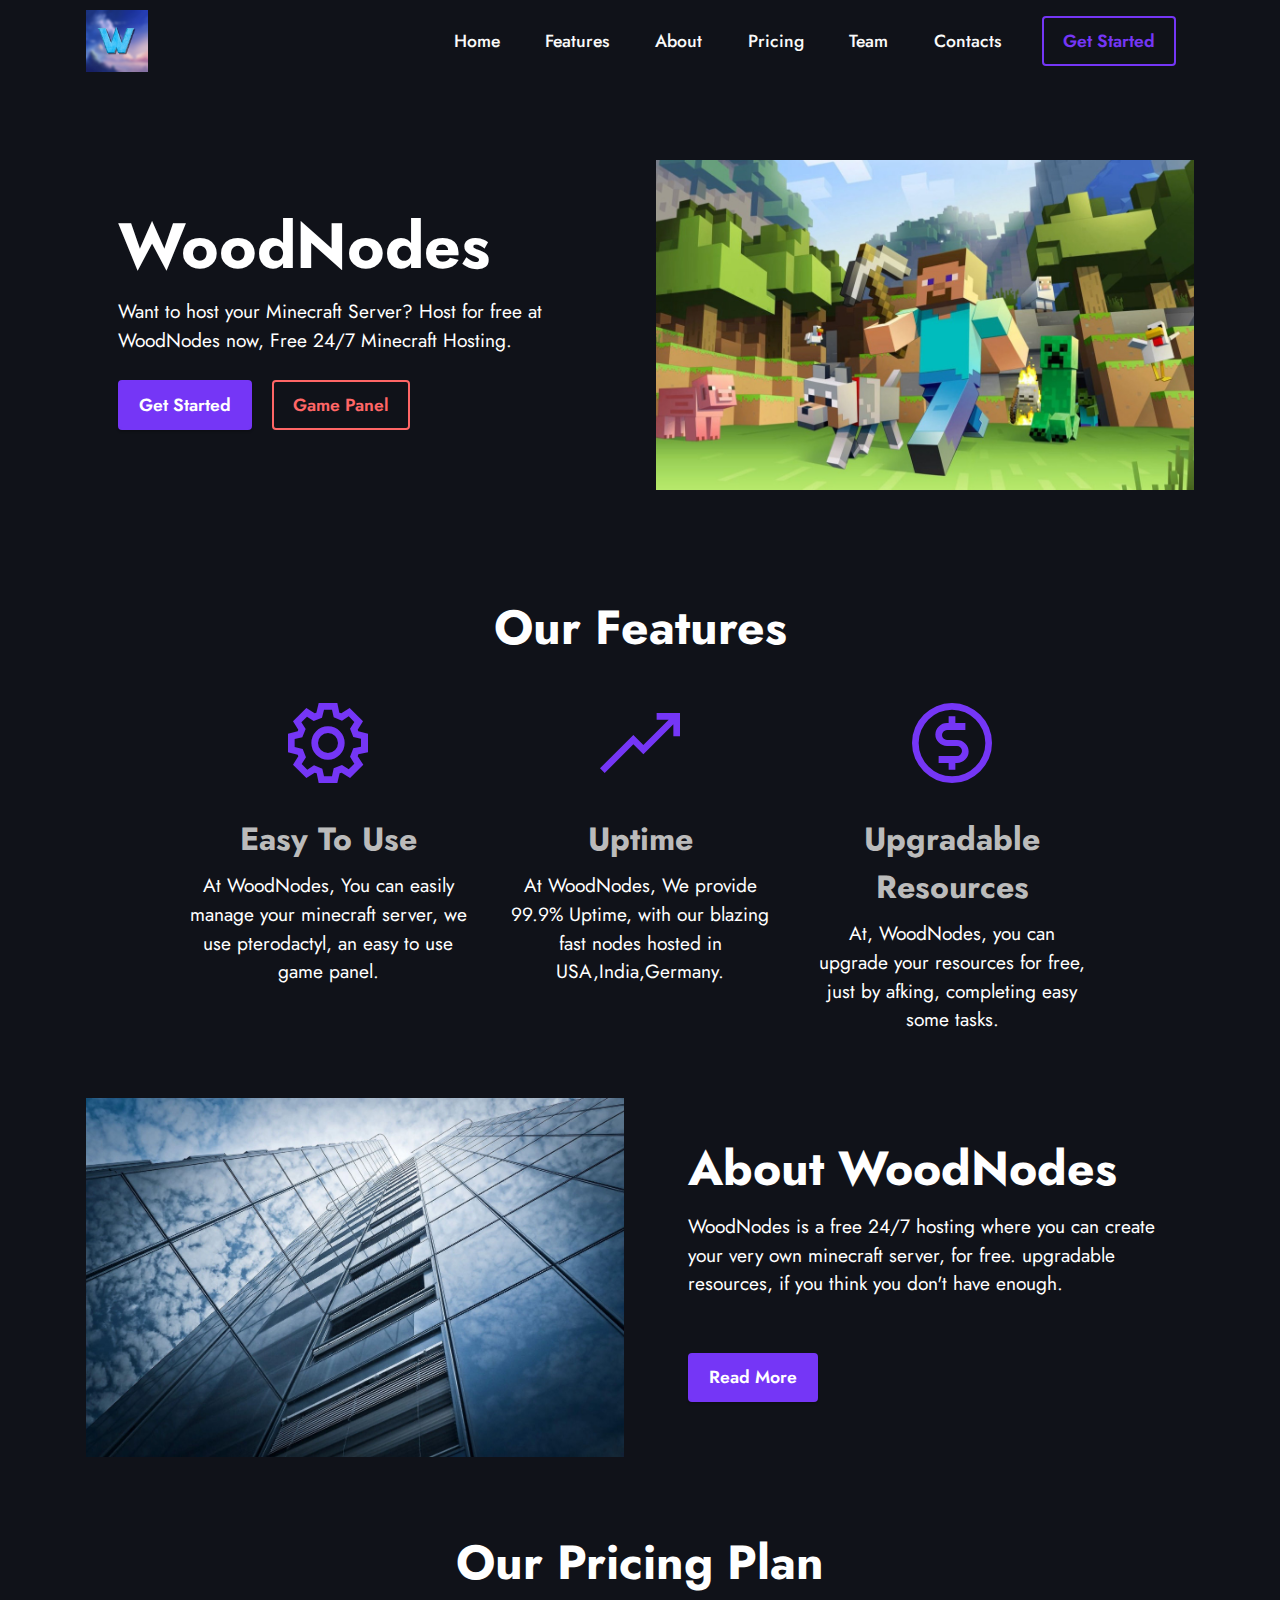
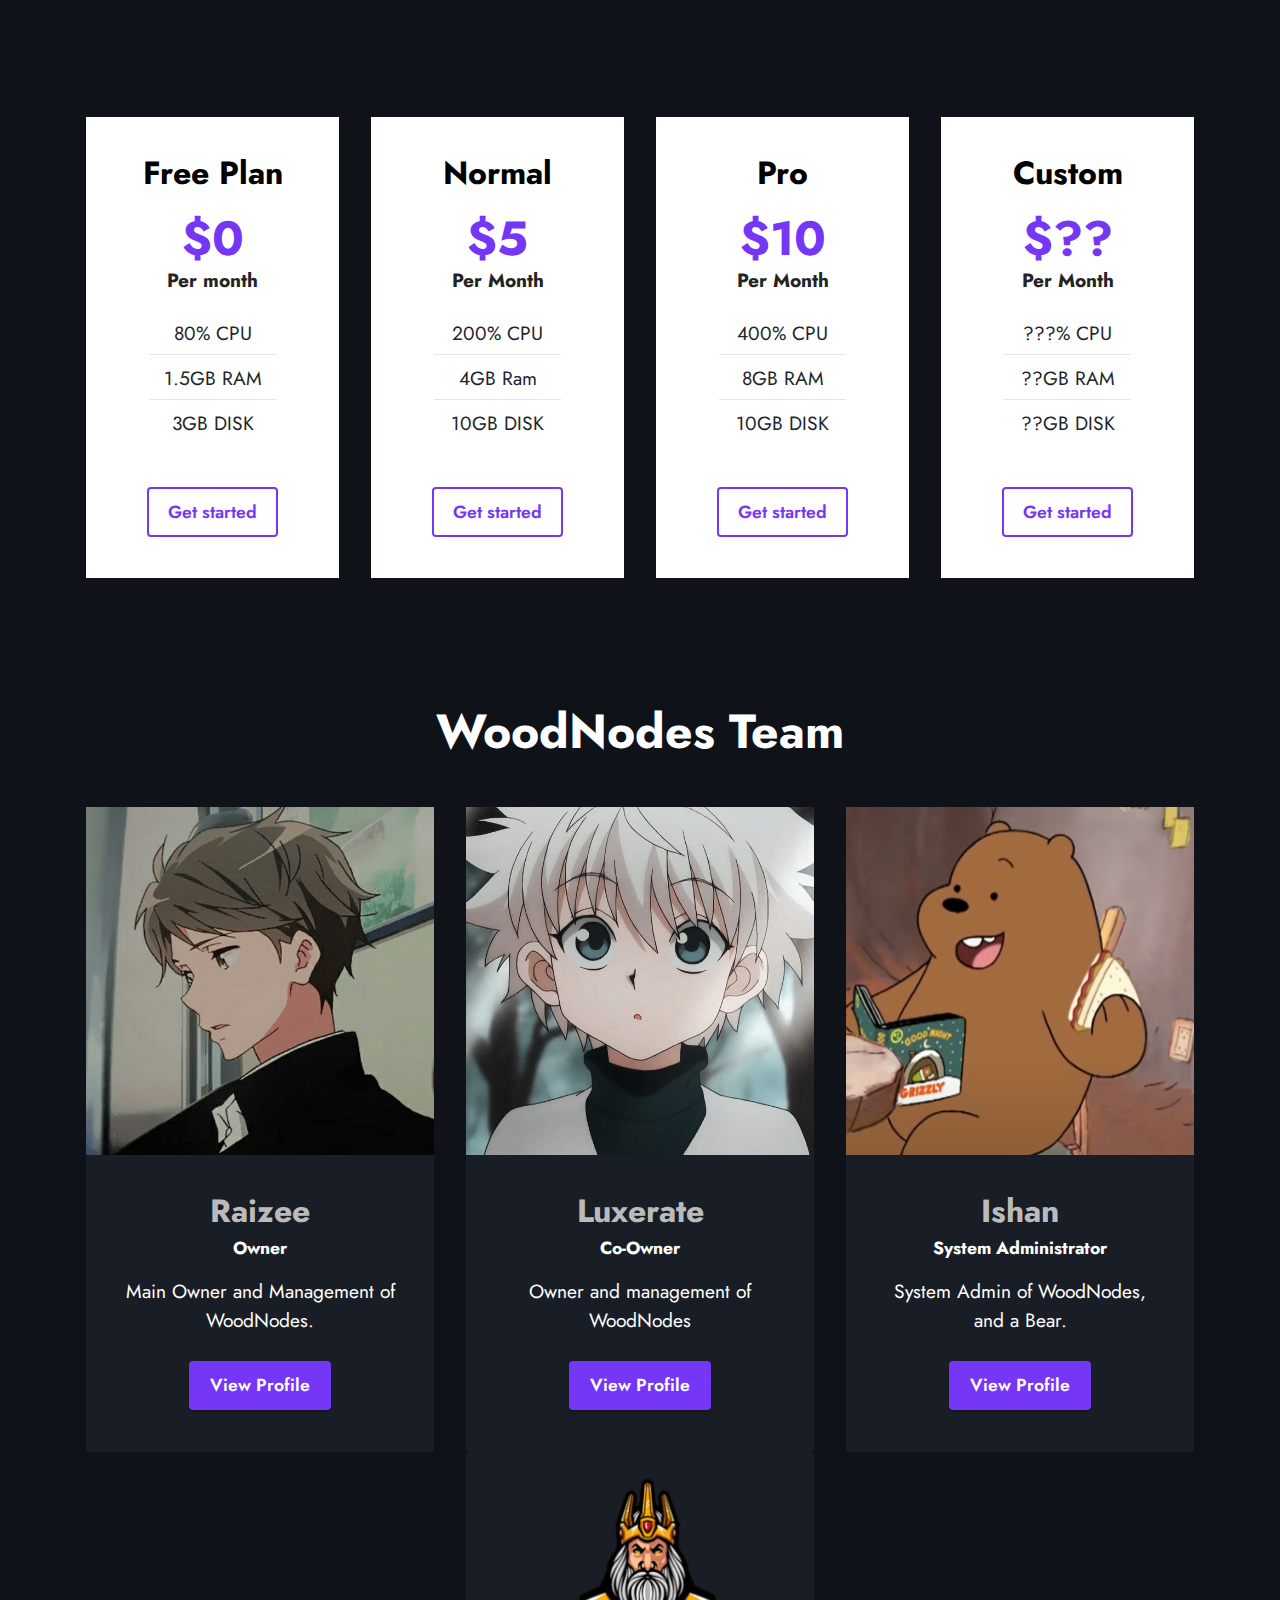
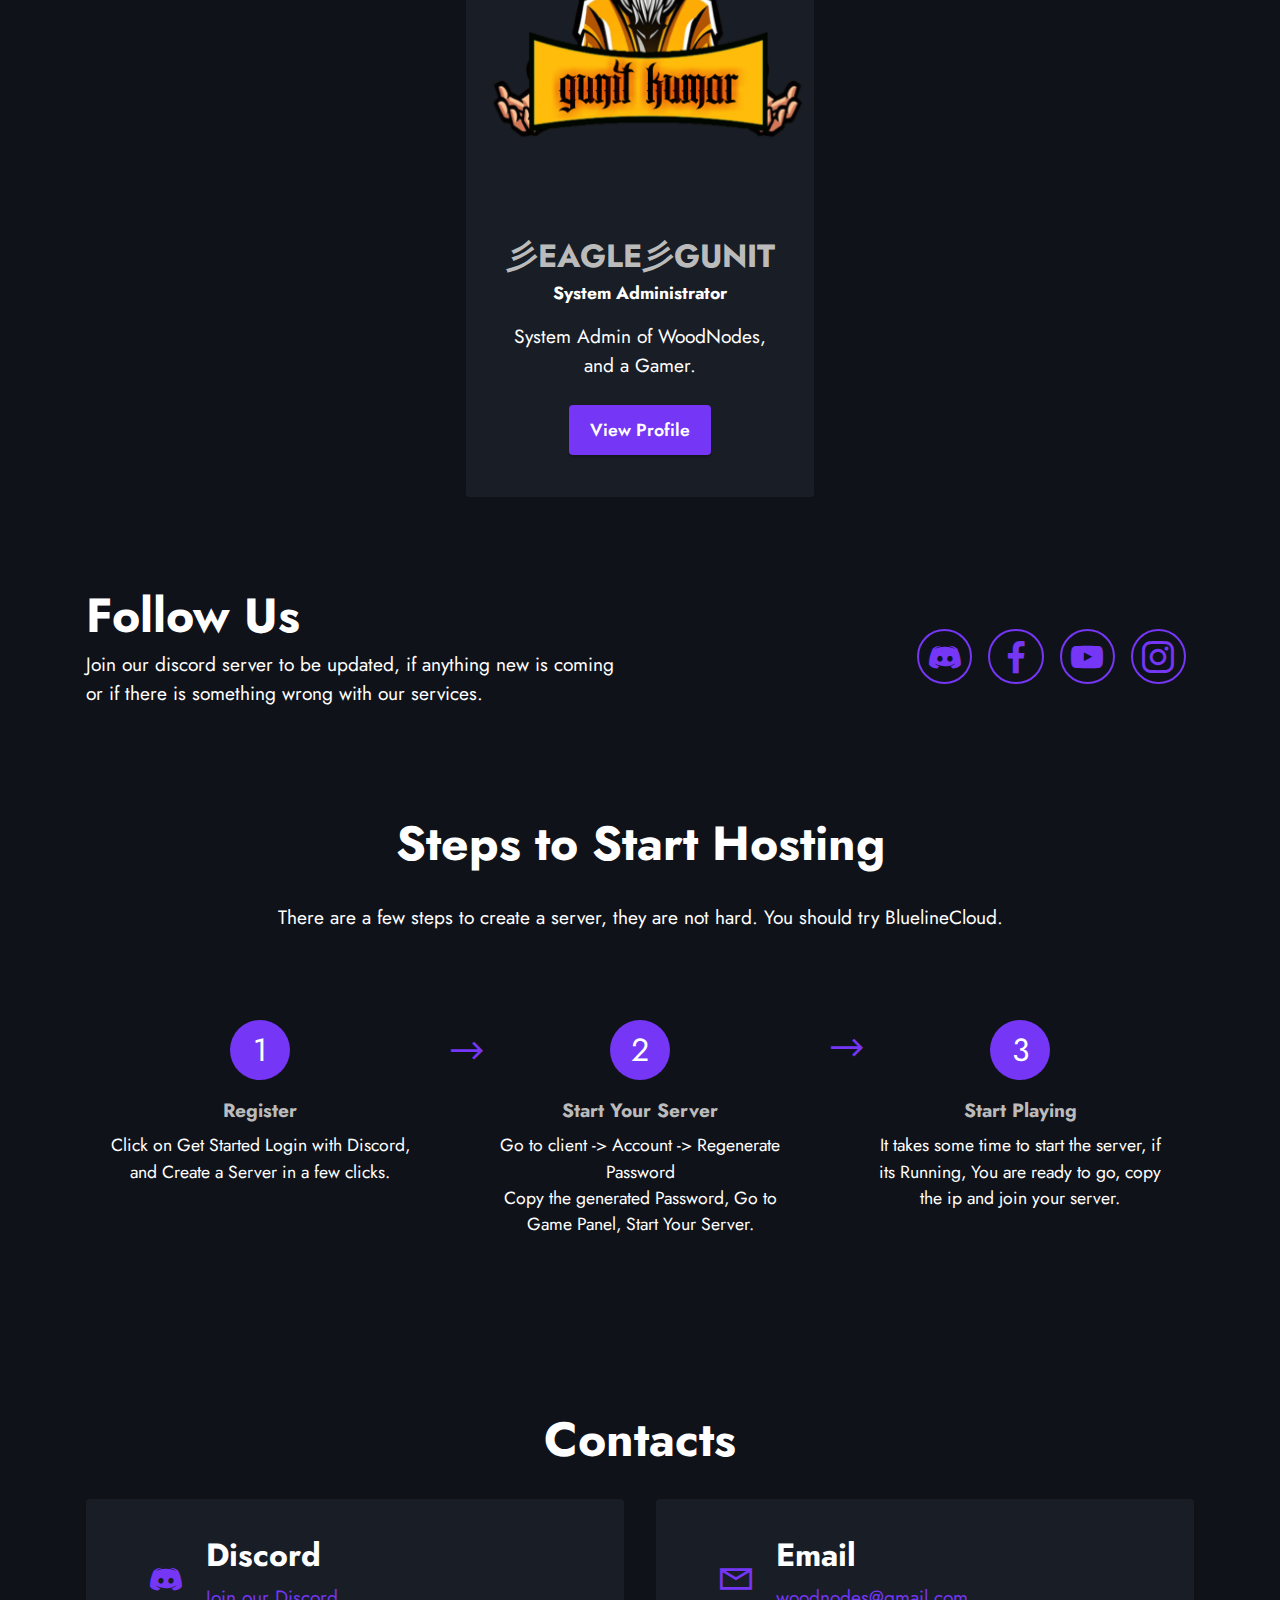
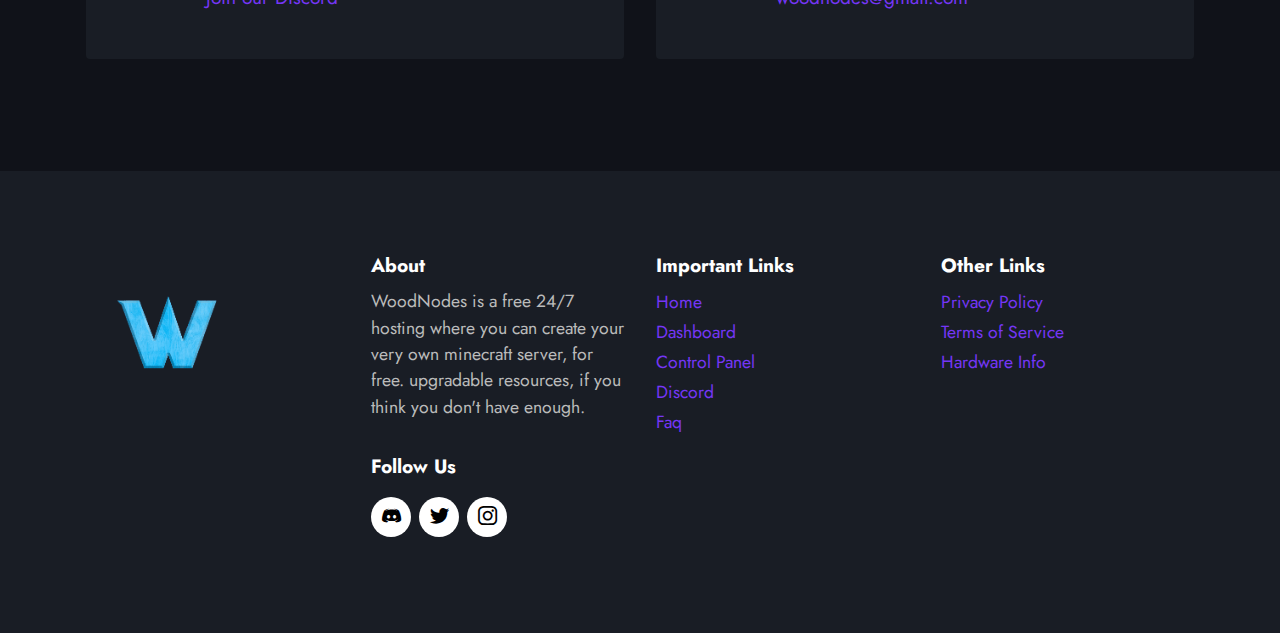
<file: index.html>
<!DOCTYPE html>
<html  >
<head>
  <!-- Site made with Mobirise Website Builder v5.6.3, https://mobirise.com -->
  <meta charset="UTF-8">
  <meta http-equiv="X-UA-Compatible" content="IE=edge">
  <meta name="generator" content="Mobirise v5.6.3, mobirise.com">
  <meta name="viewport" content="width=device-width, initial-scale=1, minimum-scale=1">
  <link rel="shortcut icon" href="assets/images/untitled-design-removebg-preview-124x124.png" type="image/x-icon">
  <meta name="description" content="at WoodNodes you can create your own minecraft server running 24/7, all for free.">
  
  
  <title>WoodNodes - Free 24/7 Minecraft Server Hosting</title>
  <link rel="stylesheet" href="assets/web/assets/mobirise-icons2/mobirise2.css">
  <link rel="stylesheet" href="assets/bootstrap/css/bootstrap.min.css">
  <link rel="stylesheet" href="assets/bootstrap/css/bootstrap-grid.min.css">
  <link rel="stylesheet" href="assets/bootstrap/css/bootstrap-reboot.min.css">
  <link rel="stylesheet" href="assets/dropdown/css/style.css">
  <link rel="stylesheet" href="assets/socicon/css/styles.css">
  <link rel="stylesheet" href="assets/theme/css/style.css">
  <link rel="preload" href="https://fonts.googleapis.com/css?family=Jost:100,200,300,400,500,600,700,800,900,100i,200i,300i,400i,500i,600i,700i,800i,900i&display=swap" as="style" onload="this.onload=null;this.rel='stylesheet'">
  <noscript><link rel="stylesheet" href="https://fonts.googleapis.com/css?family=Jost:100,200,300,400,500,600,700,800,900,100i,200i,300i,400i,500i,600i,700i,800i,900i&display=swap"></noscript>
  <link rel="preload" as="style" href="assets/mobirise/css/mbr-additional.css"><link rel="stylesheet" href="assets/mobirise/css/mbr-additional.css" type="text/css">
  <script async src="https://arc.io/widget.min.js#JeT4XW5K"></script>
  <script async src="https://pagead2.googlesyndication.com/pagead/js/adsbygoogle.js?client=ca-pub-3366338093265942"

     crossorigin="anonymous"></script>
  
  
  
</head>
<body>
  
  <section data-bs-version="5.1" class="menu menu2 cid-sFCw1qGFAI" once="menu" id="menu2-23">
    
    <nav class="navbar navbar-dropdown navbar-expand-lg">
        <div class="container">
            <div class="navbar-brand">
                <span class="navbar-logo">
                    <a href="https://woodnodes.tk">
                        <img src="assets/images/untitled-design-removebg-preview-124x124.png" alt="Mobirise Website Builder" style="height: 3.9rem;">
                    </a>
                </span>
                
            </div>
            <button class="navbar-toggler" type="button" data-toggle="collapse" data-bs-toggle="collapse" data-target="#navbarSupportedContent" data-bs-target="#navbarSupportedContent" aria-controls="navbarNavAltMarkup" aria-expanded="false" aria-label="Toggle navigation">
                <div class="hamburger">
                    <span></span>
                    <span></span>
                    <span></span>
                    <span></span>
                </div>
            </button>
            <div class="collapse navbar-collapse" id="navbarSupportedContent">
                <ul class="navbar-nav nav-dropdown" data-app-modern-menu="true"><li class="nav-item"><a class="nav-link link text-white text-primary display-4" href="index.html#top">Home</a></li><li class="nav-item"><a class="nav-link link text-white display-4" href="index.html#features1-1i">Features</a></li>
                    <li class="nav-item"><a class="nav-link link text-white display-4" href="index.html#header14-1j">About</a></li>
                    <li class="nav-item"><a class="nav-link link text-white display-4" href="index.html#content4-1q">Pricing</a>
                    </li><li class="nav-item"><a class="nav-link link text-white display-4" href="index.html#team1-1o">Team</a></li><li class="nav-item"><a class="nav-link link text-white display-4" href="index.html#contacts2-1r">Contacts</a></li></ul>
                
                <div class="navbar-buttons mbr-section-btn"><a class="btn btn-primary-outline display-4" href="https://client.woodnodes.tk">
                        Get Started</a></div>
            </div>
        </div>
    </nav>
</section>

<section data-bs-version="5.1" class="header14 cid-sFzxmVl7J6" id="header14-1f">

    

    

    <div class="container">
        <div class="row justify-content-center align-items-center">
            <div class="col-12 col-md-6 image-wrapper">
                <img src="assets/images/minecraft-1256x707.jpeg" alt="Mobirise Website Builder">
            </div>
            <div class="col-12 col-md">
                <div class="text-wrapper">
                    <h1 class="mbr-section-title mbr-fonts-style mb-3 display-1"><strong>WoodNodes</strong></h1>
                    <p class="mbr-text mbr-fonts-style display-7">
                        Want to host your Minecraft Server? Host for free at WoodNodes now, Free 24/7 Minecraft Hosting.</p>
                    <div class="mbr-section-btn mt-3"><a class="btn btn-primary display-4" href="https://client.woodnodes.tk">Get Started</a>
                        <a class="btn btn-secondary-outline display-4" href="https://panel.woodnodes.tk">Game Panel</a></div>
                </div>
            </div>
        </div>
    </div>
</section>

<section data-bs-version="5.1" class="features1 cid-sFzyUE9AaP" id="features1-1i">
    

    
    <div class="container-fluid">
        <div class="row">
            <div class="col-12 col-lg-9">
                <h3 class="mbr-section-title mbr-fonts-style align-center mb-0 display-2">
                    <strong>Our Features</strong>
                </h3>
                
            </div>
        </div>
        <div class="row">
            <div class="card col-12 col-md-6 col-lg-3">
                <div class="card-wrapper">
                    <div class="card-box align-center">
                        <div class="iconfont-wrapper">
                            <span class="mbr-iconfont mobi-mbri-setting mobi-mbri"></span>
                        </div>
                        <h5 class="card-title mbr-fonts-style display-5"><strong>Easy To Use</strong></h5>
                        <p class="card-text mbr-fonts-style display-7">At WoodNodes, You can easily manage your minecraft server, we use pterodactyl, an easy to use game panel.</p>
                    </div>
                </div>
            </div>
            <div class="card col-12 col-md-6 col-lg-3">
                <div class="card-wrapper">
                    <div class="card-box align-center">
                        <div class="iconfont-wrapper">
                            <span class="mbr-iconfont mobi-mbri-growing-chart mobi-mbri"></span>
                        </div>
                        <h5 class="card-title mbr-fonts-style display-5"><strong>Uptime</strong></h5>
                        <p class="card-text mbr-fonts-style display-7">At WoodNodes, We provide 99.9% Uptime, with our blazing fast nodes hosted in USA,India,Germany.</p>
                    </div>
                </div>
            </div>
            <div class="card col-12 col-md-6 col-lg-3">
                <div class="card-wrapper">
                    <div class="card-box align-center">
                        <div class="iconfont-wrapper">
                            <span class="mbr-iconfont mobi-mbri-cash mobi-mbri"></span>
                        </div>
                        <h5 class="card-title mbr-fonts-style display-5"><strong>Upgradable Resources</strong></h5>
                        <p class="card-text mbr-fonts-style display-7">At, WoodNodes, you can upgrade your resources for free, just by afking, completing easy some tasks.</p>
                    </div>
                </div>
            </div>
            
        </div>
    </div>
</section>

<section data-bs-version="5.1" class="header14 cid-sFzz5E692j" id="header14-1j">

    

    

    <div class="container">
        <div class="row justify-content-center align-items-center">
            <div class="col-12 col-md-6 image-wrapper">
                <img src="assets/images/mbr-1256x837.jpg" alt="Mobirise Website Builder">
            </div>
            <div class="col-12 col-md">
                <div class="text-wrapper">
                    <h1 class="mbr-section-title mbr-fonts-style mb-3 display-2">
                        <strong>About WoodNodes</strong></h1>
                    <p class="mbr-text mbr-fonts-style display-7">WoodNodes is a free 24/7 hosting where you can create your very own minecraft server, for free. upgradable resources, if you think you don't have enough.
<br>
<br></p>
                    <div class="mbr-section-btn mt-3"><a class="btn btn-primary display-4" href="https://dsc.gg/woodnodes">Read More</a></div>
                </div>
            </div>
        </div>
    </div>
</section>

<section data-bs-version="5.1" class="content4 cid-sFzIdnt1ra" id="content4-1q">
    
    
    <div class="container">
        <div class="row justify-content-center">
            <div class="title col-md-12 col-lg-10">
                <h3 class="mbr-section-title mbr-fonts-style align-center mb-4 display-2"><strong>Our Pricing Plan</strong></h3>
                
                
            </div>
        </div>
    </div>
</section>

<section data-bs-version="5.1" class="pricing2 cid-sFzDdjoEIw" id="pricing2-1k">
    

    
    <div class="container">
        <div class="row justify-content-center">
            <div class="col-12 col-md-6 align-center col-lg-3">
                <div class="plan">
                    <div class="plan-header">
                        <h6 class="plan-title mbr-fonts-style mb-3 display-5">
                            <strong>Free Plan</strong></h6>
                        <div class="plan-price">
                            <p class="price mbr-fonts-style m-0 display-2"><strong>$0</strong></p>
                            <p class="price-term mbr-fonts-style mb-3 display-7"><strong>Per month</strong>
                            </p>
                        </div>
                    </div>
                    <div class="plan-body">
                        <div class="plan-list mb-4">
                            <ul class="list-group mbr-fonts-style list-group-flush display-7">
                                <li class="list-group-item">80% CPU</li><li class="list-group-item">1.5GB RAM</li><li class="list-group-item">3GB DISK</li>
                            </ul>
                        </div>
                        <div class="mbr-section-btn text-center"><a href="https://client.woodnodes.tk" class="btn btn-primary-outline display-4">Get started</a></div>
                    </div>
                </div>
            </div>
            <div class="col-12 col-md-6 align-center col-lg-3">
                <div class="plan">
                    <div class="plan-header">
                        <h6 class="plan-title mbr-fonts-style mb-3 display-5"><strong>Normal</strong></h6>
                        <div class="plan-price">
                            <p class="price mbr-fonts-style m-0 display-2"><strong>$5</strong></p>
                            <p class="price-term mbr-fonts-style mb-3 display-7"><strong>Per Month</strong></p>
                        </div>
                    </div>
                    <div class="plan-body">
                        <div class="plan-list mb-4">
                            <ul class="list-group mbr-fonts-style list-group-flush display-7">
                                <li class="list-group-item">200% CPU</li><li class="list-group-item">4GB Ram</li><li class="list-group-item">10GB DISK</li>
                            </ul>
                        </div>
                        <div class="mbr-section-btn text-center"><a href="https://dsc.gg/woodnodes" class="btn btn-primary-outline display-4">Get started</a></div>
                    </div>
                </div>
            </div>
            <div class="col-12 col-md-6 align-center col-lg-3">
                <div class="plan">
                    <div class="plan-header">
                        <h6 class="plan-title mbr-fonts-style mb-3 display-5">
                            <strong>Pro</strong></h6>
                        <div class="plan-price">
                            <p class="price mbr-fonts-style m-0 display-2"><strong>$10</strong></p>
                            <p class="price-term mbr-fonts-style mb-3 display-7"><strong>Per Month</strong></p>
                        </div>
                    </div>
                    <div class="plan-body">
                        <div class="plan-list mb-4">
                            <ul class="list-group mbr-fonts-style list-group-flush display-7">
                                <li class="list-group-item">400% CPU</li><li class="list-group-item"><span style="background-color: transparent; font-size: 1.2rem;">8GB RAM</span></li><li class="list-group-item"><span style="background-color: transparent; font-size: 1.2rem;">10GB DISK</span><br></li>
                            </ul>
                        </div>
                        <div class="mbr-section-btn text-center"><a href="https://dsc.gg/woodnodes" class="btn btn-primary-outline display-4">Get started</a></div>
                    </div>
                </div>
            </div>
            <div class="col-12 col-md-6 align-center col-lg-3">
                <div class="plan">
                    <div class="plan-header">
                        <h6 class="plan-title mbr-fonts-style mb-3 display-5">
                            <strong>Custom</strong></h6>
                        <div class="plan-price">
                            <p class="price mbr-fonts-style m-0 display-2"><strong>$??</strong></p>
                            <p class="price-term mbr-fonts-style mb-3 display-7"><strong>Per Month</strong></p>
                        </div>
                    </div>
                    <div class="plan-body">
                        <div class="plan-list mb-4">
                            <ul class="list-group mbr-fonts-style list-group-flush display-7">
                                <li class="list-group-item">???% CPU</li><li class="list-group-item">??GB RAM</li><li class="list-group-item">??GB DISK</li>
                            </ul>
                        </div>
                        <div class="mbr-section-btn text-center"><a href="https://dsc.gg/woodnodes" class="btn btn-primary-outline display-4">Get started</a></div>
                    </div>
                </div>
            </div>
        </div>
    </div>
</section>

<section data-bs-version="5.1" class="team1 cid-sFzErVWEaH" id="team1-1o">
    

    
    <div class="container">
        <div class="row justify-content-center">
            <div class="col-12">
                <h3 class="mbr-section-title1 mbr-fonts-style align-center mb-5 display-2"><strong>WoodNodes Team</strong>
                </h3>
                
            </div>
            <div class="col-sm-6 col-lg-4">
                <div class="card-wrap">
                    <div class="image-wrap">
                        <img src="assets/images/14685a2ccc78dcbbc9cb1fae06db7ffc.png" alt="Mobirise Website Builder">
                    </div>
                    <div class="content-wrap">
                        <h5 class="mbr-section-title card-title mbr-fonts-style align-center m-0 display-5">
                            <strong>Raizee</strong></h5>
                        <h6 class="mbr-role mbr-fonts-style align-center mb-3 display-4">
                            <strong>Owner</strong></h6>
                        <p class="card-text mbr-fonts-style align-center display-7">
                            Main Owner and Management of WoodNodes.</p>
                        
                        <div class="mbr-section-btn card-btn align-center"><a class="btn btn-primary display-4" href="https://dsc.gg/woodnodes">View
                                Profile</a></div>
                    </div>
                </div>
            </div>

            <div class="col-sm-6 col-lg-4">
                <div class="card-wrap">
                    <div class="image-wrap">
                        <img src="assets/images/3385a86e2f8414e5670e80338d8f9213.png" alt="Mobirise Website Builder">
                    </div>
                    <div class="content-wrap">
                        <h5 class="mbr-section-title card-title mbr-fonts-style align-center m-0 display-5">
                            <strong>Luxerate</strong></h5>
                        <h6 class="mbr-role mbr-fonts-style align-center mb-3 display-4">
                            <strong>Co-Owner</strong></h6>
                        <p class="card-text mbr-fonts-style align-center display-7">
                            Owner and management of WoodNodes</p>
                        
                        <div class="mbr-section-btn card-btn align-center"><a class="btn btn-primary display-4" href="https://dsc.gg/woodnodes">View
                                Profile</a></div>
                    </div>
                </div>
            </div>

            <div class="col-sm-6 col-lg-4">
                <div class="card-wrap">
                    <div class="image-wrap">
                        <img src="assets/images/ishan256.png" alt="Mobirise Website Builder">
                    </div>
                    <div class="content-wrap">
                        <h5 class="mbr-section-title card-title mbr-fonts-style align-center m-0 display-5">
                            <strong>Ishan</strong></h5>
                        <h6 class="mbr-role mbr-fonts-style align-center mb-3 display-4">
                            <strong>System Administrator</strong></h6>
                        <p class="card-text mbr-fonts-style align-center display-7">
                            System Admin of WoodNodes, and a Bear.</p>
                        
                        <div class="mbr-section-btn card-btn align-center"><a class="btn btn-primary display-4" href="https://dsc.gg/woodnodes">View
                                Profile</a></div>
                    </div>
                </div>
            </div>

            <div class="col-sm-6 col-lg-4">
                <div class="card-wrap">
                    <div class="image-wrap">
                        <img src="assets/images/gun256.png" alt="Mobirise Website Builder">
                    </div>
                    <div class="content-wrap">
                        <h5 class="mbr-section-title card-title mbr-fonts-style align-center m-0 display-5">
                            <strong>彡EAGLE彡GUNIT</strong></h5>
                        <h6 class="mbr-role mbr-fonts-style align-center mb-3 display-4">
                            <strong>System Administrator</strong></h6>
                        <p class="card-text mbr-fonts-style align-center display-7">
                            System Admin of WoodNodes, and a Gamer.</p>
                        
                        <div class="mbr-section-btn card-btn align-center"><a class="btn btn-primary display-4" href="https://dsc.gg/woodnodes">View
                                Profile</a></div>
                    </div>
                </div>
            </div>
            
        </div>
    </div>
</section>

<section data-bs-version="5.1" class="contacts4 cid-sFAyMcKwph" id="contacts4-21">

    

    

    <div class="container">
        <div class="row align-items-center justify-content-center">
            <div class="text-content col-12 col-md-6">
                <h2 class="mbr-section-title mbr-fonts-style display-2">
                    <strong>Follow Us</strong>
                </h2>
                <p class="mbr-text mbr-fonts-style display-7">Join our discord server to be updated, if anything new is coming or if there is something wrong with our services.<br></p>
            </div>
            <div class="icons d-flex align-items-center col-12 col-md-6 justify-content-end mt-md-0 mt-2 flex-wrap">
                <a href="https://dsc.gg/woodnodes" target="_blank">
                    <span class="mbr-iconfont mbr-iconfont-social socicon-discord socicon"></span>
                </a>
                <a href="index.html#top">
                    <span class="mbr-iconfont mbr-iconfont-social socicon-facebook socicon"></span>
                </a>
                <a href="index.html#top">
                    <span class="mbr-iconfont mbr-iconfont-social socicon-youtube socicon"></span>
                </a>
                <a href="index.html#top">
                    <span class="mbr-iconfont mbr-iconfont-social socicon-instagram socicon"></span>
                </a>
                
                
                
                
                
                
            </div>
        </div>
    </div>
    
</section>

<section data-bs-version="5.1" class="features23 cid-sFAyHxWQ1N" id="features24-20">

    
    
    <div class="container">
        <div class="row justify-content-center">
            <div class="col-12">
                <div class="card-wrapper mb-4">
                    <div class="card-box align-center">
                        <h4 class="card-title mbr-fonts-style mb-4 display-2">
                            <strong>Steps to Start Hosting</strong></h4>
                        <p class="mbr-text mbr-fonts-style mb-4 display-7">There are a few steps to create a server, they are not hard. You should try BluelineCloud.</p>
                        
                    </div>
                </div>
            </div>
            <div class="col-12 col-md-6 col-lg-4">
                <div class="item first mbr-flex p-4">
                    <div class="icon-wrap w-100">
                        <div class="icon-box">
                            <span class="step-number mbr-fonts-style display-5">1</span>
                        </div>
                    </div>

                    <div class="text-box">
                        <h4 class="icon-title card-title mbr-black mbr-fonts-style display-7"><strong>Register</strong></h4>
                        <h5 class="mbr-text mbr-black mbr-fonts-style display-4">Click on Get Started Login with Discord, and Create a Server in a few clicks.</h5>
                    </div>
                </div>
                <!-- <span mbr-icon class="mbr-iconfont mobi-mbri-devices mobi-mbri"></span> -->
            </div>
            <div class="col-12 col-md-6 col-lg-4">
                <div class="item mbr-flex p-4">
                    <div class="icon-wrap w-100">
                        <div class="icon-box">
                            <span class="step-number mbr-fonts-style display-5">2</span>
                        </div>
                    </div>
                    <div class="text-box">
                        <h4 class="icon-title card-title mbr-black mbr-fonts-style display-7"><strong>Start Your Server</strong></h4>
                        <h5 class="mbr-text mbr-black mbr-fonts-style display-4">Go to client -&gt; Account -&gt; Regenerate Password<br>Copy the generated Password, Go to Game Panel, Start Your Server.</h5>
                    </div>
                </div>
            </div>
            <div class="col-12 col-md-6 col-lg-4">
                <div class="item mbr-flex p-4">
                    <div class="icon-wrap w-100">
                        <div class="icon-box">
                            <span class="step-number mbr-fonts-style display-5">3</span>
                        </div>
                    </div>
                    <div class="text-box">
                        <h4 class="icon-title card-title mbr-black mbr-fonts-style display-7"><strong>Start Playing</strong></h4>
                        <h5 class="mbr-text mbr-black mbr-fonts-style display-4">It takes some time to start the server, if its Running, You are ready to go, copy the ip and join your server.</h5>
                    </div>
                </div>
            </div>
            
            
            
            
            
        </div>
    </div>
</section>

<section data-bs-version="5.1" class="contacts2 cid-sFzIA7KGYz" id="contacts2-1r">
    <!---->
    
    
    <div class="container">
        <div class="mbr-section-head">
            <h3 class="mbr-section-title mbr-fonts-style align-center mb-0 display-2">
                <strong>Contacts</strong>
            </h3>
            
        </div>
        <div class="row justify-content-center mt-4">
            <div class="card col-12 col-md-6">
                <div class="card-wrapper">
                    <div class="image-wrapper">
                        <span class="mbr-iconfont socicon-discord socicon"></span>
                    </div>
                    <div class="text-wrapper">
                        <h6 class="card-title mbr-fonts-style mb-1 display-5">
                            <strong>Discord</strong></h6>
                        <p class="mbr-text mbr-fonts-style display-7"><a href="https://dsc.gg/woodnodes" class="text-primary" target="_blank">Join our Discord</a></p>
                    </div>
                </div>
            </div>
            <div class="card col-12 col-md-6">
                <div class="card-wrapper">
                    <div class="image-wrapper">
                        <span class="mbr-iconfont mobi-mbri-letter mobi-mbri"></span>
                    </div>
                    <div class="text-wrapper">
                        <h6 class="card-title mbr-fonts-style mb-1 display-5">
                            <strong>Email</strong>
                        </h6>
                        <p class="mbr-text mbr-fonts-style display-7"><a href="mailto:woodnodes@gmail.com" class="text-primary">woodnodes@gmail.com</a></p>
                    </div>
                </div>
            </div>
            
            
        </div>
    </div>
</section>

<section data-bs-version="5.1" class="footer4 cid-sZRSrDSVqF" once="footers" id="footer4-8">

    
    
    <div class="container">
        <div class="row mbr-white">
            <div class="col-6 col-lg-3">
                <div class="media-wrap col-md-8 col-12">
                    <a href="https://mobiri.se/">
                        <img src="assets/images/untitled-design-removebg-preview-397x397.png" alt="Mobirise Website Builder">
                    </a>
                </div>
            </div>
            <div class="col-12 col-md-6 col-lg-3">
                <h5 class="mbr-section-subtitle mbr-fonts-style mb-2 display-7">
                    <strong>About</strong>
                </h5>
                <p class="mbr-text mbr-fonts-style mb-4 display-4">WoodNodes is a free 24/7 hosting where you can create your very own minecraft server, for free. upgradable resources, if you think you don't have enough.</p>
                <h5 class="mbr-section-subtitle mbr-fonts-style mb-3 display-7">
                    <strong>Follow Us</strong>
                </h5>
                <div class="social-row display-7">
                    <div class="soc-item">
                        <a href="https://dsc.gg/woodnodes" target="_blank">
                            <span class="mbr-iconfont socicon-discord socicon"></span>
                        </a>
                    </div>
                    <div class="soc-item">
                        <a href="https://woodnodes.tk">
                            <span class="mbr-iconfont socicon-twitter socicon"></span>
                        </a>
                    </div>
                    <div class="soc-item">
                        <a href="https://woodnodes.tk">
                            <span class="mbr-iconfont socicon-instagram socicon"></span>
                        </a>
                    </div>
                    
                </div>
            </div>
            <div class="col-12 col-md-6 col-lg-3">
                <h5 class="mbr-section-subtitle mbr-fonts-style mb-2 display-7">
                    <strong>Important Links</strong></h5>
                <ul class="list mbr-fonts-style display-4">
                    <li class="mbr-text item-wrap"><a href="index.html#top" class="text-primary">Home</a></li>
                    <li class="mbr-text item-wrap"><a href="https://client.woodnodes.tk" class="text-primary">Dashboard</a></li>
                    <li class="mbr-text item-wrap"><a href="https://panel.woodnodes.tk" class="text-primary">Control Panel</a></li><a href="https://panel.woodnodes.tk" class="text-primary">
                    </a><li class="mbr-text item-wrap"><a href="https://dsc.gg/woodnodes" class="text-primary" target="_blank">Discord</a></li><li class="mbr-text item-wrap"><a href="faq.html#top" class="text-primary">Faq</a></li>
                </ul>
            </div>
            <div class="col-12 col-md-6 col-lg-3">
                <h5 class="mbr-section-subtitle mbr-fonts-style mb-2 display-7"><strong>Other Links</strong></h5>
                <ul class="list mbr-fonts-style display-4">
                    <li class="mbr-text item-wrap"><a href="legal.html#top" class="text-primary">Privacy Policy</a></li><li class="mbr-text item-wrap"><a href="legal.html#top" class="text-primary">Terms of Service</a></li><li class="mbr-text item-wrap"><a href="hardware.html#top" class="text-primary">Hardware Info</a></li>
                </ul>
            </div>
            
        </div>
    </div>
</section><script src="assets/bootstrap/js/bootstrap.bundle.min.js"></script>  <script src="assets/smoothscroll/smooth-scroll.js"></script>  <script src="assets/ytplayer/index.js"></script>  <script src="assets/dropdown/js/navbar-dropdown.js"></script> 
  
</body>
</html>
</file>
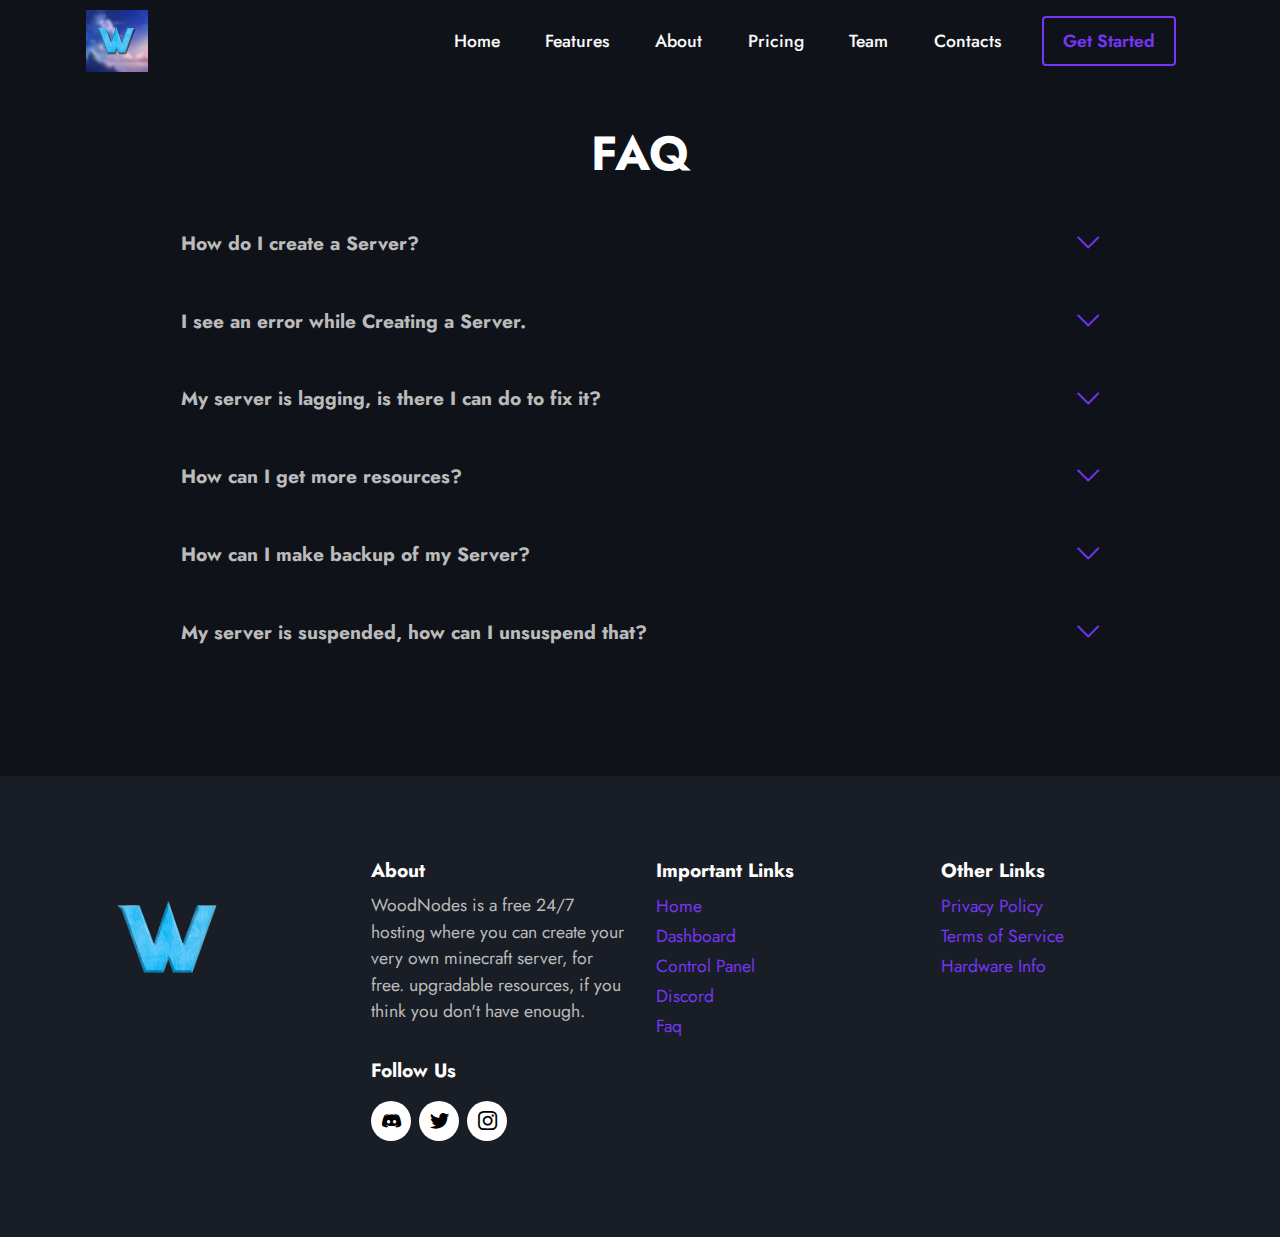
<file: faq.html>
<!DOCTYPE html>
<html  >
<head>
  <!-- Site made with Mobirise Website Builder v5.6.3, https://mobirise.com -->
  <meta charset="UTF-8">
  <meta http-equiv="X-UA-Compatible" content="IE=edge">
  <meta name="generator" content="Mobirise v5.6.3, mobirise.com">
  <meta name="viewport" content="width=device-width, initial-scale=1, minimum-scale=1">
  <link rel="shortcut icon" href="assets/images/untitled-design-removebg-preview-124x124.png" type="image/x-icon">
  <meta name="description" content="">
  
  
  <title>WoodNodes - Faq</title>
  <link rel="stylesheet" href="assets/web/assets/mobirise-icons2/mobirise2.css">
  <link rel="stylesheet" href="assets/web/assets/mobirise-icons/mobirise-icons.css">
  <link rel="stylesheet" href="assets/bootstrap/css/bootstrap.min.css">
  <link rel="stylesheet" href="assets/bootstrap/css/bootstrap-grid.min.css">
  <link rel="stylesheet" href="assets/bootstrap/css/bootstrap-reboot.min.css">
  <link rel="stylesheet" href="assets/dropdown/css/style.css">
  <link rel="stylesheet" href="assets/socicon/css/styles.css">
  <link rel="stylesheet" href="assets/theme/css/style.css">
  <link rel="preload" href="https://fonts.googleapis.com/css?family=Jost:100,200,300,400,500,600,700,800,900,100i,200i,300i,400i,500i,600i,700i,800i,900i&display=swap" as="style" onload="this.onload=null;this.rel='stylesheet'">
  <noscript><link rel="stylesheet" href="https://fonts.googleapis.com/css?family=Jost:100,200,300,400,500,600,700,800,900,100i,200i,300i,400i,500i,600i,700i,800i,900i&display=swap"></noscript>
  <link rel="preload" as="style" href="assets/mobirise/css/mbr-additional.css"><link rel="stylesheet" href="assets/mobirise/css/mbr-additional.css" type="text/css">
  <script async src="https://arc.io/widget.min.js#JeT4XW5K"></script>
  
  
  
</head>
<body>
  
  <section data-bs-version="5.1" class="menu menu2 cid-sFCw1qGFAI" once="menu" id="menu2-9">
    
    <nav class="navbar navbar-dropdown navbar-expand-lg">
        <div class="container">
            <div class="navbar-brand">
                <span class="navbar-logo">
                    <a href="https://woodnodes.tk">
                        <img src="assets/images/untitled-design-removebg-preview-124x124.png" alt="Mobirise Website Builder" style="height: 3.9rem;">
                    </a>
                </span>
                
            </div>
            <button class="navbar-toggler" type="button" data-toggle="collapse" data-bs-toggle="collapse" data-target="#navbarSupportedContent" data-bs-target="#navbarSupportedContent" aria-controls="navbarNavAltMarkup" aria-expanded="false" aria-label="Toggle navigation">
                <div class="hamburger">
                    <span></span>
                    <span></span>
                    <span></span>
                    <span></span>
                </div>
            </button>
            <div class="collapse navbar-collapse" id="navbarSupportedContent">
                <ul class="navbar-nav nav-dropdown" data-app-modern-menu="true"><li class="nav-item"><a class="nav-link link text-white text-primary display-4" href="index.html#top">Home</a></li><li class="nav-item"><a class="nav-link link text-white display-4" href="index.html#features1-1i">Features</a></li>
                    <li class="nav-item"><a class="nav-link link text-white display-4" href="index.html#header14-1j">About</a></li>
                    <li class="nav-item"><a class="nav-link link text-white display-4" href="index.html#content4-1q">Pricing</a>
                    </li><li class="nav-item"><a class="nav-link link text-white display-4" href="index.html#team1-1o">Team</a></li><li class="nav-item"><a class="nav-link link text-white display-4" href="index.html#contacts2-1r">Contacts</a></li></ul>
                
                <div class="navbar-buttons mbr-section-btn"><a class="btn btn-primary-outline display-4" href="https://client.woodnodes.tk">
                        Get Started</a></div>
            </div>
        </div>
    </nav>
</section>

<section data-bs-version="5.1" class="content16 cid-sZRWuyEEiU" id="content16-b">

    

    
    <div class="container">
        <div class="row justify-content-center">
            <div class="col-12 col-md-10">
                <div class="mbr-section-head align-center mb-4">
                    <h3 class="mbr-section-title mb-0 mbr-fonts-style display-2"><strong>FAQ</strong>
                    </h3>
                    
                </div>
                <div id="bootstrap-accordion_21" class="panel-group accordionStyles accordion" role="tablist" aria-multiselectable="true">
                    <div class="card mb-3">
                        <div class="card-header" role="tab" id="headingOne">
                            <a role="button" class="panel-title collapsed" data-toggle="collapse" data-bs-toggle="collapse" data-core="" href="#collapse1_21" aria-expanded="false" aria-controls="collapse1">
                                <h6 class="panel-title-edit mbr-fonts-style mb-0 display-7"><strong>How do I create a Server?</strong></h6>
                                <span class="sign mbr-iconfont mbri-arrow-down"></span>
                            </a>
                        </div>
                        <div id="collapse1_21" class="panel-collapse noScroll collapse" role="tabpanel" aria-labelledby="headingOne" data-parent="#accordion" data-bs-parent="#bootstrap-accordion_21">
                            <div class="panel-body">
                                <p class="mbr-fonts-style panel-text display-4">To Create a Server please go to our dashboard available at <a href="https://client.woodnodes.tk" class="text-primary">https://client.woodnodes.tk</a> , login with discord, Create a Server with Your available resources [Note: Default Resources are 80% cpu, 1.5GB Ram, 3GB Ram] You can see in the dashboard, Click on Regenerate Password available at side navigation bar, copy the generated password, Go to our panel <a href="https://panel.woodnodes.tk" class="text-primary">https://panel.woodnodes.tk</a> , login with your discord id/discord email, and the copied password Click on your server and Start it. <br><br>Happy Hosting!</p>
                            </div>
                        </div>
                    </div>
                    <div class="card mb-3">
                        <div class="card-header" role="tab" id="headingOne">
                            <a role="button" class="panel-title collapsed" data-toggle="collapse" data-bs-toggle="collapse" data-core="" href="#collapse2_21" aria-expanded="false" aria-controls="collapse2">
                                <h6 class="panel-title-edit mbr-fonts-style mb-0 display-7"><strong>I see an error while Creating a Server.</strong></h6>
                                <span class="sign mbr-iconfont mbri-arrow-down"></span>
                            </a>
                        </div>
                        <div id="collapse2_21" class="panel-collapse noScroll collapse" role="tabpanel" aria-labelledby="headingOne" data-parent="#accordion" data-bs-parent="#bootstrap-accordion_21">
                            <div class="panel-body">
                                <p class="mbr-fonts-style panel-text display-4">
                                    The error may occur if the slots are full, or we are having issues with our hardware, you can see status of our hardware at <a href="https://status.woodnodes.tk" class="text-primary">https://status.woodnodes.tk</a> , and get notified if slots are avaliable in our <a href="https://discord.gg/p39ThCdDck" class="text-primary">discord server</a>.</p>
                            </div>
                        </div>
                    </div>
                    <div class="card mb-3">
                        <div class="card-header" role="tab" id="headingOne">
                            <a role="button" class="panel-title collapsed" data-toggle="collapse" data-bs-toggle="collapse" data-core="" href="#collapse3_21" aria-expanded="false" aria-controls="collapse3">
                                <h6 class="panel-title-edit mbr-fonts-style mb-0 display-7"><strong>My server is lagging, is there I can do to fix it?</strong></h6>
                                <span class="sign mbr-iconfont mbri-arrow-down"></span>
                            </a>
                        </div>
                        <div id="collapse3_21" class="panel-collapse noScroll collapse" role="tabpanel" aria-labelledby="headingOne" data-parent="#accordion" data-bs-parent="#bootstrap-accordion_21">
                            <div class="panel-body">
                                <p class="mbr-fonts-style panel-text display-4">
                                    Yes, this might due to you don't have enough resources to handle your server, you can get more resources at our <a href="https://client.woodnodes.tk/store" class="text-primary">store</a>&nbsp;,You will need earn coins to buy more resources, you can get coins by <a href="https://client.woodnodes.tk/afk" class="text-primary">afking here</a>.</p>
                            </div>
                        </div>
                    </div>
                    <div class="card mb-3">
                        <div class="card-header" role="tab" id="headingOne">
                            <a role="button" class="panel-title collapsed" data-toggle="collapse" data-bs-toggle="collapse" data-core="" href="#collapse4_21" aria-expanded="false" aria-controls="collapse4">
                                <h6 class="panel-title-edit mbr-fonts-style mb-0 display-7"><strong>How can I get more resources?</strong></h6>
                                <span class="sign mbr-iconfont mbri-arrow-down"></span>
                            </a>
                        </div>
                        <div id="collapse4_21" class="panel-collapse noScroll collapse" role="tabpanel" aria-labelledby="headingOne" data-parent="#accordion" data-bs-parent="#bootstrap-accordion_21">
                            <div class="panel-body">
                                <p class="mbr-fonts-style panel-text display-4">
                                    you can get more resources at our <a href="https://client.woodnodes.tk/store" class="text-primary">store </a>,You will need earn coins to buy more resources, you can get coins by <a href="https://client.woodnodes.tk/afk" class="text-primary">afking here</a>.</p>
                            </div>
                        </div>
                    </div>
                    <div class="card mb-3">
                        <div class="card-header" role="tab" id="headingOne">
                            <a role="button" class="panel-title collapsed" data-toggle="collapse" data-bs-toggle="collapse" data-core="" href="#collapse5_21" aria-expanded="false" aria-controls="collapse5">
                                <h6 class="panel-title-edit mbr-fonts-style mb-0 display-7"><strong>How can I make backup of my Server?</strong></h6>
                                <span class="sign mbr-iconfont mbri-arrow-down"></span>
                            </a>
                        </div>
                        <div id="collapse5_21" class="panel-collapse noScroll collapse" role="tabpanel" aria-labelledby="headingOne" data-parent="#accordion" data-bs-parent="#bootstrap-accordion_21">
                            <div class="panel-body">
                                <p class="mbr-fonts-style panel-text display-4">
                                    If you want to make a backup You can at the backup section in <a href="https://panel.woodnodes.tk" class="text-primary">panel</a>. [Note: This Backup happens in your Server only, so if you lose you server, your backup is also lost, you can prevent that by manually downloading the backup in your own desktop, phone.]</p>
                            </div>
                        </div>
                    </div>
                    <div class="card mb-3">
                        <div class="card-header" role="tab" id="headingOne">
                            <a role="button" class="panel-title collapsed" data-toggle="collapse" data-bs-toggle="collapse" data-core="" href="#collapse6_21" aria-expanded="false" aria-controls="collapse6">
                                <h6 class="panel-title-edit mbr-fonts-style mb-0 display-7"><strong>My server is suspended, how can I unsuspend that?</strong></h6>
                                <span class="sign mbr-iconfont mbri-arrow-down"></span>
                            </a>
                        </div>
                        <div id="collapse6_21" class="panel-collapse noScroll collapse" role="tabpanel" aria-labelledby="headingOne" data-parent="#accordion" data-bs-parent="#bootstrap-accordion_21">
                            <div class="panel-body">
                                <p class="mbr-fonts-style panel-text display-4">
                                    Your server will might gets suspended if you try to do something that harms our services, you can get your server suspended by creating a ticket at our <a href="https://discord.gg/p39ThCdDck" class="text-primary">Discord Server</a> , with a valid proof you are not harming our services.</p>
                            </div>
                        </div>
                    </div>
                </div>
            </div>
        </div>
    </div>
</section>

<section data-bs-version="5.1" class="footer4 cid-sZRSrDSVqF" once="footers" id="footer4-a">

    
    
    <div class="container">
        <div class="row mbr-white">
            <div class="col-6 col-lg-3">
                <div class="media-wrap col-md-8 col-12">
                    <a href="https://mobiri.se/">
                        <img src="assets/images/untitled-design-removebg-preview-397x397.png" alt="Mobirise Website Builder">
                    </a>
                </div>
            </div>
            <div class="col-12 col-md-6 col-lg-3">
                <h5 class="mbr-section-subtitle mbr-fonts-style mb-2 display-7">
                    <strong>About</strong>
                </h5>
                <p class="mbr-text mbr-fonts-style mb-4 display-4">WoodNodes is a free 24/7 hosting where you can create your very own minecraft server, for free. upgradable resources, if you think you don't have enough.</p>
                <h5 class="mbr-section-subtitle mbr-fonts-style mb-3 display-7">
                    <strong>Follow Us</strong>
                </h5>
                <div class="social-row display-7">
                    <div class="soc-item">
                        <a href="https://discord.gg/p39ThCdDck" target="_blank">
                            <span class="mbr-iconfont socicon-discord socicon"></span>
                        </a>
                    </div>
                    <div class="soc-item">
                        <a href="https://woodnodes.tk">
                            <span class="mbr-iconfont socicon-twitter socicon"></span>
                        </a>
                    </div>
                    <div class="soc-item">
                        <a href="https://woodnodes.tk">
                            <span class="mbr-iconfont socicon-instagram socicon"></span>
                        </a>
                    </div>
                    
                </div>
            </div>
            <div class="col-12 col-md-6 col-lg-3">
                <h5 class="mbr-section-subtitle mbr-fonts-style mb-2 display-7">
                    <strong>Important Links</strong></h5>
                <ul class="list mbr-fonts-style display-4">
                    <li class="mbr-text item-wrap"><a href="index.html#top" class="text-primary">Home</a></li>
                    <li class="mbr-text item-wrap"><a href="https://client.woodnodes.tk" class="text-primary">Dashboard</a></li>
                    <li class="mbr-text item-wrap"><a href="https://panel.woodnodes.tk" class="text-primary">Control Panel</a></li><a href="https://panel.woodnodes.tk" class="text-primary">
                    </a><li class="mbr-text item-wrap"><a href="https://discord.com/invite/p39ThCdDck" class="text-primary" target="_blank">Discord</a></li><li class="mbr-text item-wrap"><a href="faq.html#top" class="text-primary">Faq</a></li>
                </ul>
            </div>
            <div class="col-12 col-md-6 col-lg-3">
                <h5 class="mbr-section-subtitle mbr-fonts-style mb-2 display-7"><strong>Other Links</strong></h5>
                <ul class="list mbr-fonts-style display-4">
                    <li class="mbr-text item-wrap"><a href="legal.html#top" class="text-primary">Privacy Policy</a></li><li class="mbr-text item-wrap"><a href="legal.html#top" class="text-primary">Terms of Service</a></li><li class="mbr-text item-wrap"><a href="hardware.html#top" class="text-primary">Hardware Info</a></li>
                </ul>
            </div>
            
        </div>
    </div>
</section><script src="assets/bootstrap/js/bootstrap.bundle.min.js"></script>  <script src="assets/smoothscroll/smooth-scroll.js"></script>  <script src="assets/ytplayer/index.js"></script>  <script src="assets/dropdown/js/navbar-dropdown.js"></script> 
  
</body>
</html>
</file>
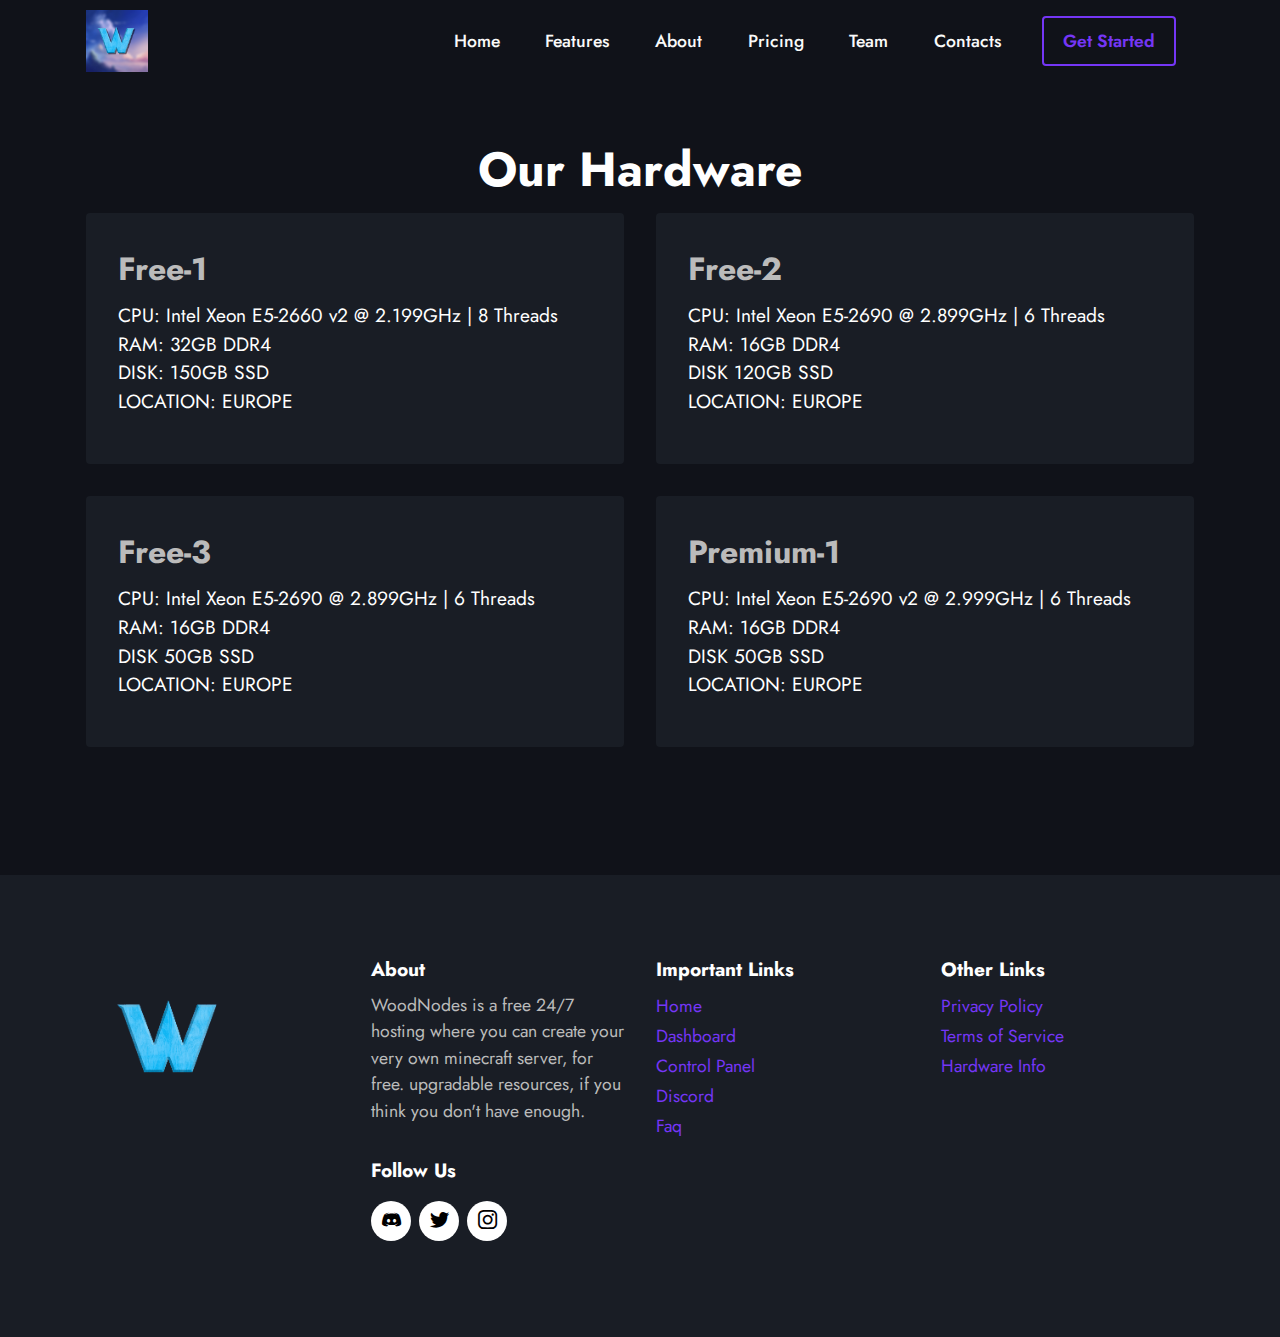
<file: hardware.html>
<!DOCTYPE html>
<html  >
<head>
  <!-- Site made with Mobirise Website Builder v5.6.3, https://mobirise.com -->
  <meta charset="UTF-8">
  <meta http-equiv="X-UA-Compatible" content="IE=edge">
  <meta name="generator" content="Mobirise v5.6.3, mobirise.com">
  <meta name="viewport" content="width=device-width, initial-scale=1, minimum-scale=1">
  <link rel="shortcut icon" href="assets/images/untitled-design-removebg-preview-124x124.png" type="image/x-icon">
  <meta name="description" content="">
  
  
  <title>WoodNodes's Hardware</title>
  <link rel="stylesheet" href="assets/bootstrap/css/bootstrap.min.css">
  <link rel="stylesheet" href="assets/bootstrap/css/bootstrap-grid.min.css">
  <link rel="stylesheet" href="assets/bootstrap/css/bootstrap-reboot.min.css">
  <link rel="stylesheet" href="assets/dropdown/css/style.css">
  <link rel="stylesheet" href="assets/socicon/css/styles.css">
  <link rel="stylesheet" href="assets/theme/css/style.css">
  <link rel="preload" href="https://fonts.googleapis.com/css?family=Jost:100,200,300,400,500,600,700,800,900,100i,200i,300i,400i,500i,600i,700i,800i,900i&display=swap" as="style" onload="this.onload=null;this.rel='stylesheet'">
  <noscript><link rel="stylesheet" href="https://fonts.googleapis.com/css?family=Jost:100,200,300,400,500,600,700,800,900,100i,200i,300i,400i,500i,600i,700i,800i,900i&display=swap"></noscript>
  <link rel="preload" as="style" href="assets/mobirise/css/mbr-additional.css"><link rel="stylesheet" href="assets/mobirise/css/mbr-additional.css" type="text/css">
  <script async src="https://arc.io/widget.min.js#JeT4XW5K"></script>
  
  
  
</head>
<body>
  
  <section data-bs-version="5.1" class="menu menu2 cid-sFCw1qGFAI" once="menu" id="menu2-c">
    
    <nav class="navbar navbar-dropdown navbar-expand-lg">
        <div class="container">
            <div class="navbar-brand">
                <span class="navbar-logo">
                    <a href="https://woodnodes.tk">
                        <img src="assets/images/untitled-design-removebg-preview-124x124.png" alt="Mobirise Website Builder" style="height: 3.9rem;">
                    </a>
                </span>
                
            </div>
            <button class="navbar-toggler" type="button" data-toggle="collapse" data-bs-toggle="collapse" data-target="#navbarSupportedContent" data-bs-target="#navbarSupportedContent" aria-controls="navbarNavAltMarkup" aria-expanded="false" aria-label="Toggle navigation">
                <div class="hamburger">
                    <span></span>
                    <span></span>
                    <span></span>
                    <span></span>
                </div>
            </button>
            <div class="collapse navbar-collapse" id="navbarSupportedContent">
                <ul class="navbar-nav nav-dropdown" data-app-modern-menu="true"><li class="nav-item"><a class="nav-link link text-white text-primary display-4" href="index.html#top">Home</a></li><li class="nav-item"><a class="nav-link link text-white display-4" href="index.html#features1-1i">Features</a></li>
                    <li class="nav-item"><a class="nav-link link text-white display-4" href="index.html#header14-1j">About</a></li>
                    <li class="nav-item"><a class="nav-link link text-white display-4" href="index.html#content4-1q">Pricing</a>
                    </li><li class="nav-item"><a class="nav-link link text-white display-4" href="index.html#team1-1o">Team</a></li><li class="nav-item"><a class="nav-link link text-white display-4" href="index.html#contacts2-1r">Contacts</a></li></ul>
                
                <div class="navbar-buttons mbr-section-btn"><a class="btn btn-primary-outline display-4" href="https://client.woodnodes.tk">
                        Get Started</a></div>
            </div>
        </div>
    </nav>
</section>

<section data-bs-version="5.1" class="features7 cid-sZXC7r8ziy" id="features8-e">
    <!---->
    
    
    <div class="container">
        <div class="row">
            <div class="title col-12">
                <h5 class="mbr-section-title mbr-fonts-style mb-3 display-2">
                    <strong>Our Hardware</strong></h5>
                
            </div>
            <div class="card col-12 col-md-6">
                <div class="card-wrapper">
                    <div class="top-line">
                        <h6 class="card-title mbr-fonts-style display-5">
                            <strong>Free-1</strong></h6>
                        <p class="mbr-text cost mbr-fonts-style display-5"></p>
                    </div>
                    <div class="bottom-line">
                        <p class="mbr-text mbr-fonts-style display-7">CPU: Intel Xeon E5-2660 v2 @ 2.199GHz | 8 Threads<br>RAM: 32GB DDR4<br>DISK: 150GB SSD<br>LOCATION: EUROPE</p>
                    </div>
                </div>
            </div>
            <div class="card col-12 col-md-6">
                <div class="card-wrapper">
                    <div class="top-line">
                        <h6 class="card-title mbr-fonts-style display-5">
                            <strong>Free-2</strong></h6>
                        <p class="mbr-text cost mbr-fonts-style display-5"></p>
                    </div>
                    <div class="bottom-line">
                        <p class="mbr-text mbr-fonts-style display-7">
                            CPU:&nbsp;Intel Xeon E5-2690 @ 2.899GHz | 6 Threads<br>RAM: 16GB&nbsp;DDR4<br>DISK 120GB SSD<br>LOCATION: EUROPE</p>
                    </div>
                </div>
            </div>
            <div class="card col-12 col-md-6">
                <div class="card-wrapper">
                    <div class="top-line">
                        <h6 class="card-title mbr-fonts-style display-5">
                            <strong>Free-3</strong></h6>
                        <p class="mbr-text cost mbr-fonts-style display-5"></p>
                    </div>
                    <div class="bottom-line">
                        <p class="mbr-text mbr-fonts-style display-7">CPU: Intel Xeon E5-2690 @ 2.899GHz | 6 Threads
<br>RAM: 16GB&nbsp;DDR4<br>DISK 50GB SSD<br>LOCATION: EUROPE</p>
                    </div>
                </div>
            </div>
            <div class="card col-12 col-md-6">
                <div class="card-wrapper">
                    <div class="top-line">
                        <h6 class="card-title mbr-fonts-style display-5">
                            <strong>Premium-1</strong></h6>
                        <p class="mbr-text cost mbr-fonts-style display-5"></p>
                    </div>
                    <div class="bottom-line">
                        <p class="mbr-text mbr-fonts-style display-7">
                            CPU:&nbsp;Intel Xeon E5-2690 v2 @ 2.999GHz | 6 Threads<br>RAM: 16GB DDR4<br>DISK 50GB SSD<br>LOCATION: EUROPE<br></p>
                    </div>
                </div>
            </div>
            
            
            
            
            
            
            
            
        </div>
    </div>
</section>

<section data-bs-version="5.1" class="footer4 cid-sZRSrDSVqF" once="footers" id="footer4-d">

    
    
    <div class="container">
        <div class="row mbr-white">
            <div class="col-6 col-lg-3">
                <div class="media-wrap col-md-8 col-12">
                    <a href="https://mobiri.se/">
                        <img src="assets/images/untitled-design-removebg-preview-397x397.png" alt="Mobirise Website Builder">
                    </a>
                </div>
            </div>
            <div class="col-12 col-md-6 col-lg-3">
                <h5 class="mbr-section-subtitle mbr-fonts-style mb-2 display-7">
                    <strong>About</strong>
                </h5>
                <p class="mbr-text mbr-fonts-style mb-4 display-4">WoodNodes is a free 24/7 hosting where you can create your very own minecraft server, for free. upgradable resources, if you think you don't have enough.</p>
                <h5 class="mbr-section-subtitle mbr-fonts-style mb-3 display-7">
                    <strong>Follow Us</strong>
                </h5>
                <div class="social-row display-7">
                    <div class="soc-item">
                        <a href="https://discord.gg/p39ThCdDck" target="_blank">
                            <span class="mbr-iconfont socicon-discord socicon"></span>
                        </a>
                    </div>
                    <div class="soc-item">
                        <a href="https://woodnodes.tk">
                            <span class="mbr-iconfont socicon-twitter socicon"></span>
                        </a>
                    </div>
                    <div class="soc-item">
                        <a href="https://woodnodes.tk">
                            <span class="mbr-iconfont socicon-instagram socicon"></span>
                        </a>
                    </div>
                    
                </div>
            </div>
            <div class="col-12 col-md-6 col-lg-3">
                <h5 class="mbr-section-subtitle mbr-fonts-style mb-2 display-7">
                    <strong>Important Links</strong></h5>
                <ul class="list mbr-fonts-style display-4">
                    <li class="mbr-text item-wrap"><a href="index.html#top" class="text-primary">Home</a></li>
                    <li class="mbr-text item-wrap"><a href="https://client.woodnodes.tk" class="text-primary">Dashboard</a></li>
                    <li class="mbr-text item-wrap"><a href="https://panel.woodnodes.tk" class="text-primary">Control Panel</a></li><a href="https://panel.woodnodes.tk" class="text-primary">
                    </a><li class="mbr-text item-wrap"><a href="https://discord.com/invite/p39ThCdDck" class="text-primary" target="_blank">Discord</a></li><li class="mbr-text item-wrap"><a href="faq.html#top" class="text-primary">Faq</a></li>
                </ul>
            </div>
            <div class="col-12 col-md-6 col-lg-3">
                <h5 class="mbr-section-subtitle mbr-fonts-style mb-2 display-7"><strong>Other Links</strong></h5>
                <ul class="list mbr-fonts-style display-4">
                    <li class="mbr-text item-wrap"><a href="legal.html#top" class="text-primary">Privacy Policy</a></li><li class="mbr-text item-wrap"><a href="legal.html#top" class="text-primary">Terms of Service</a></li><li class="mbr-text item-wrap"><a href="hardware.html#top" class="text-primary">Hardware Info</a></li>
                </ul>
            </div>
            
        </div>
    </div>
</section><script src="assets/bootstrap/js/bootstrap.bundle.min.js"></script>  <script src="assets/smoothscroll/smooth-scroll.js"></script>  <script src="assets/ytplayer/index.js"></script>  <script src="assets/dropdown/js/navbar-dropdown.js"></script> 
  
  
</body>
</html>
</file>
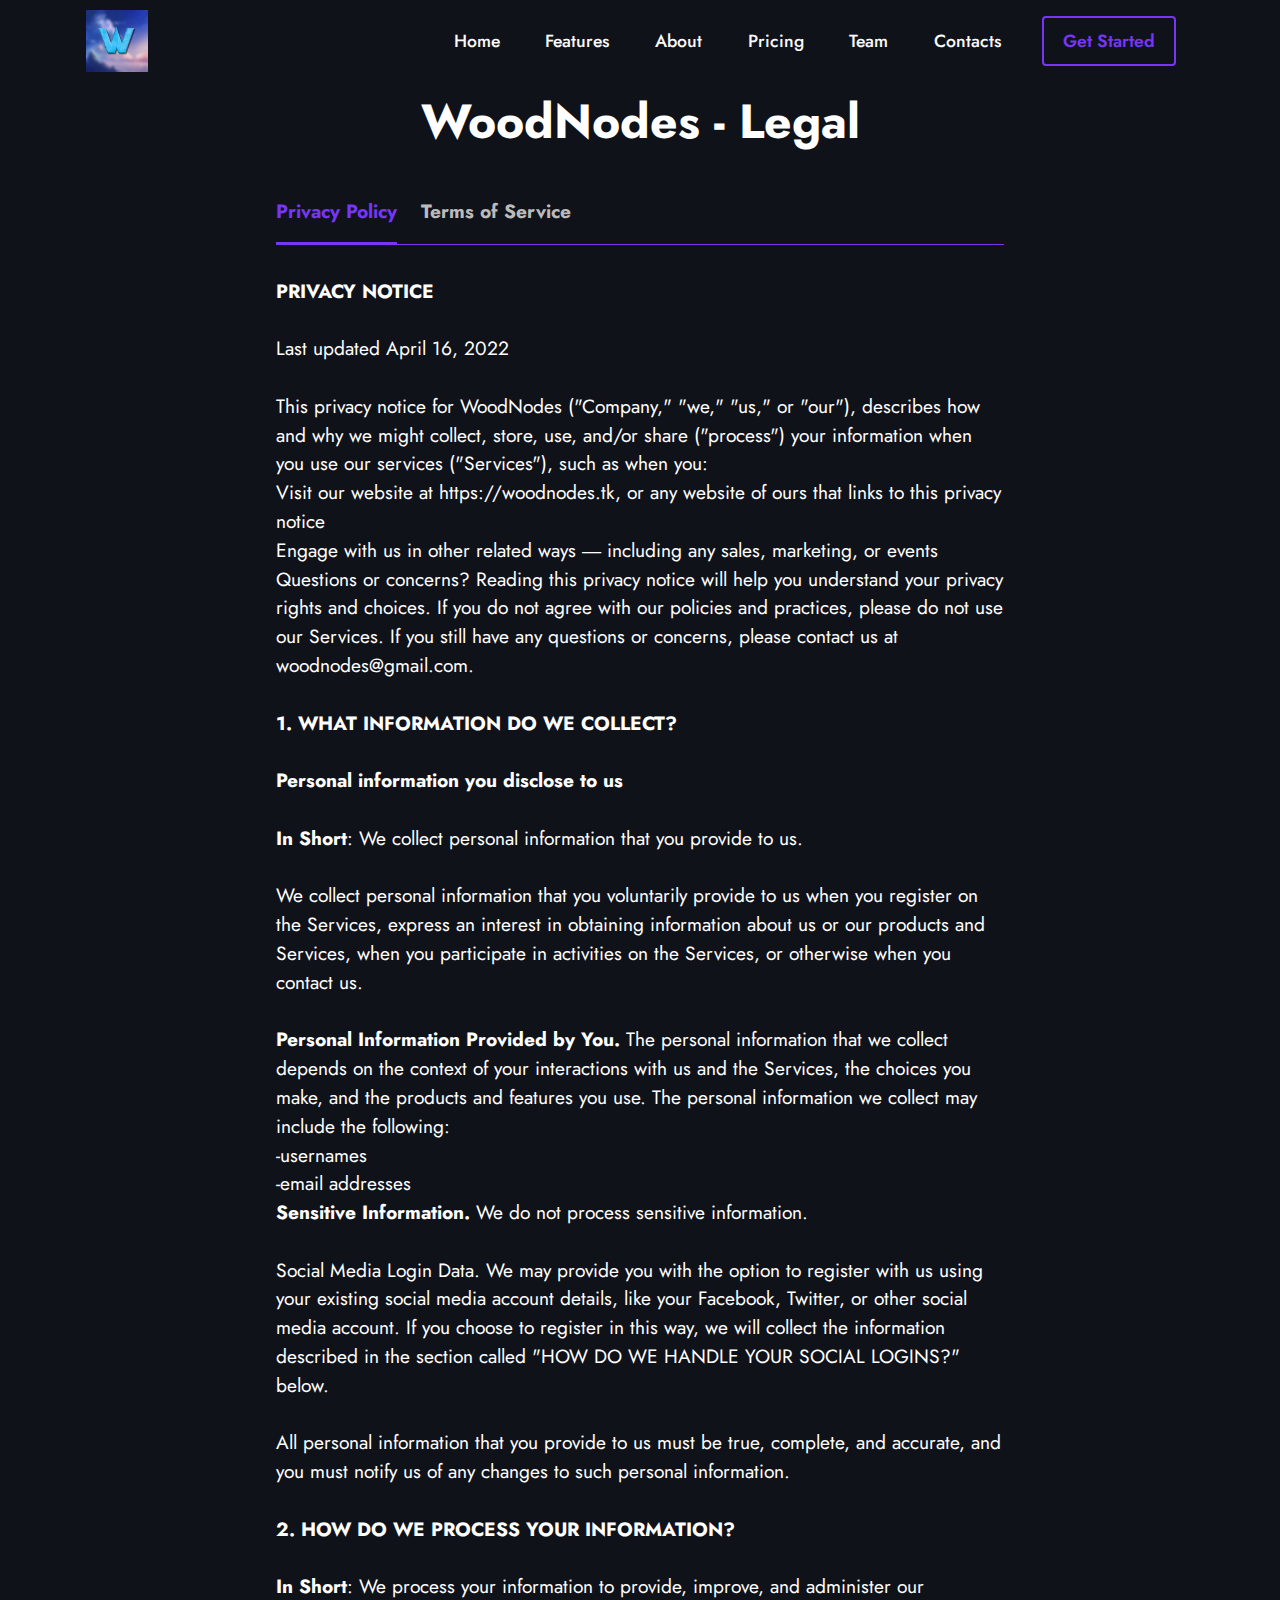
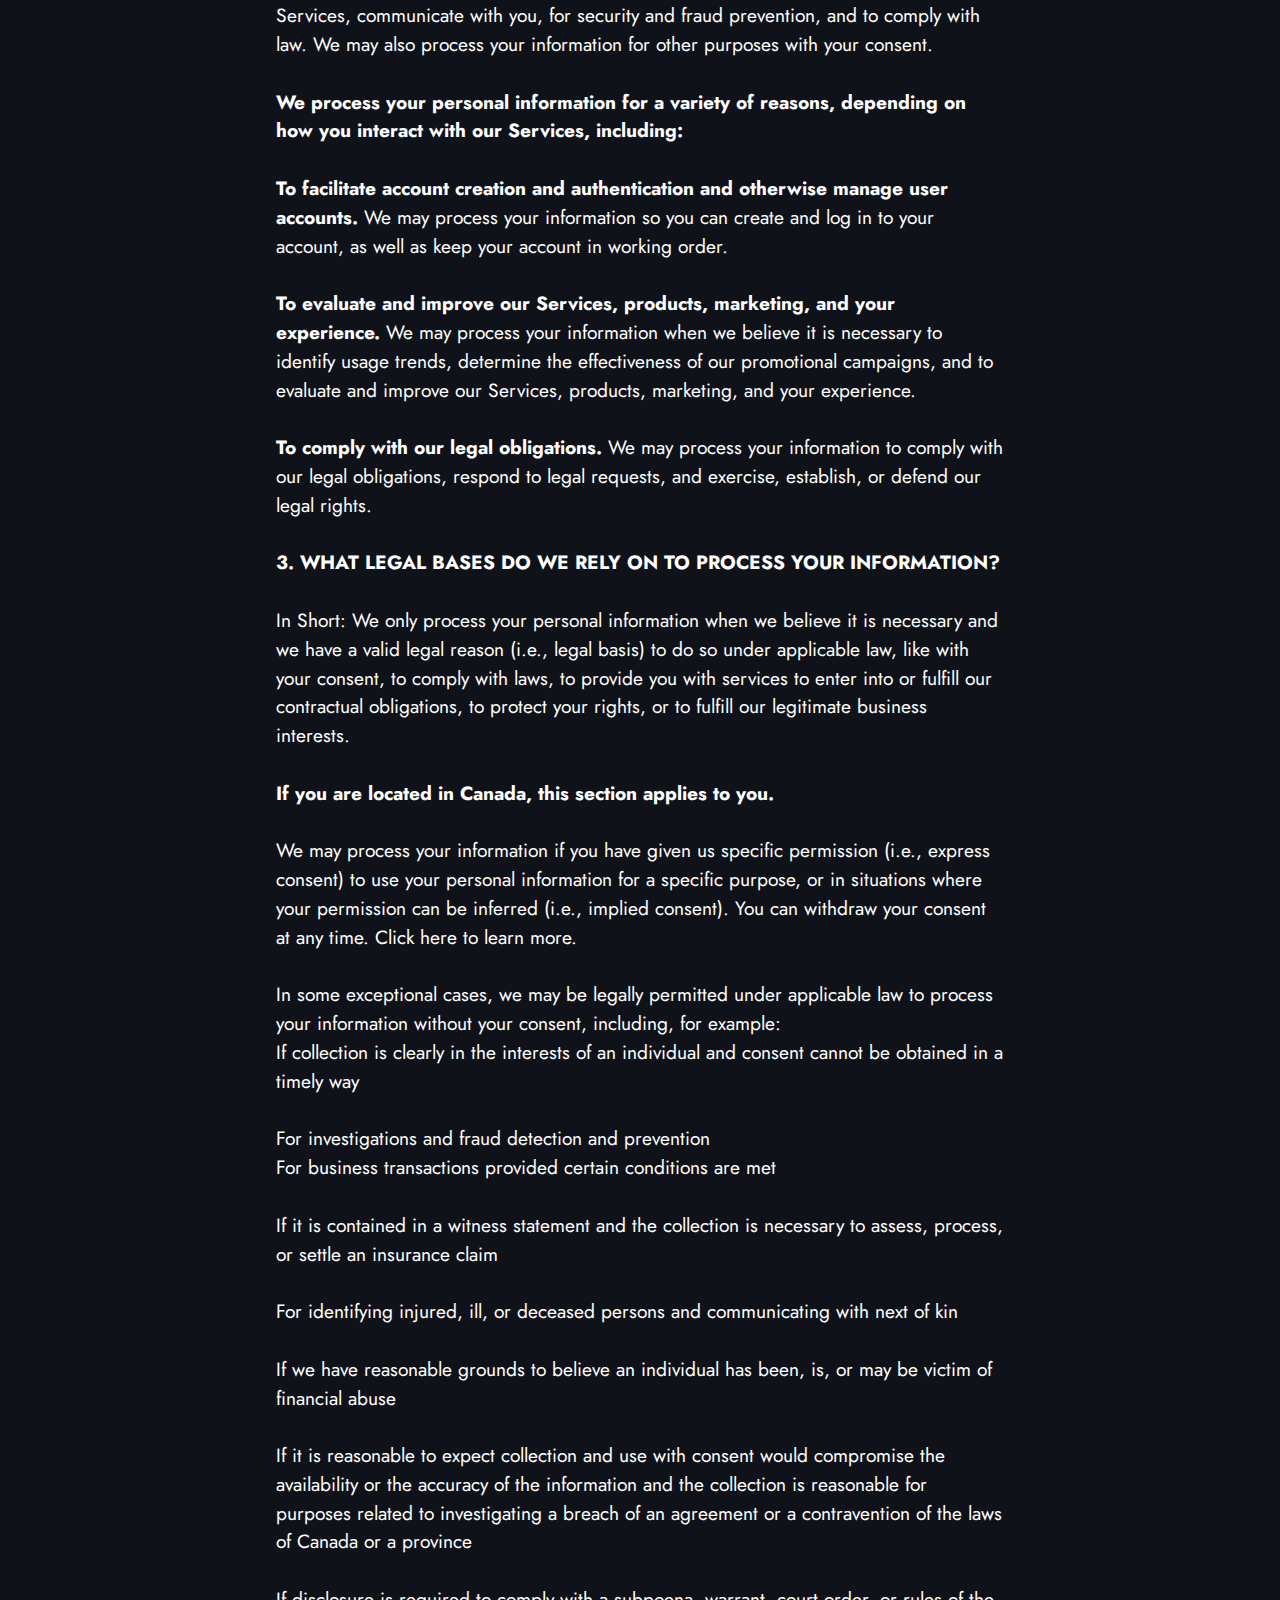
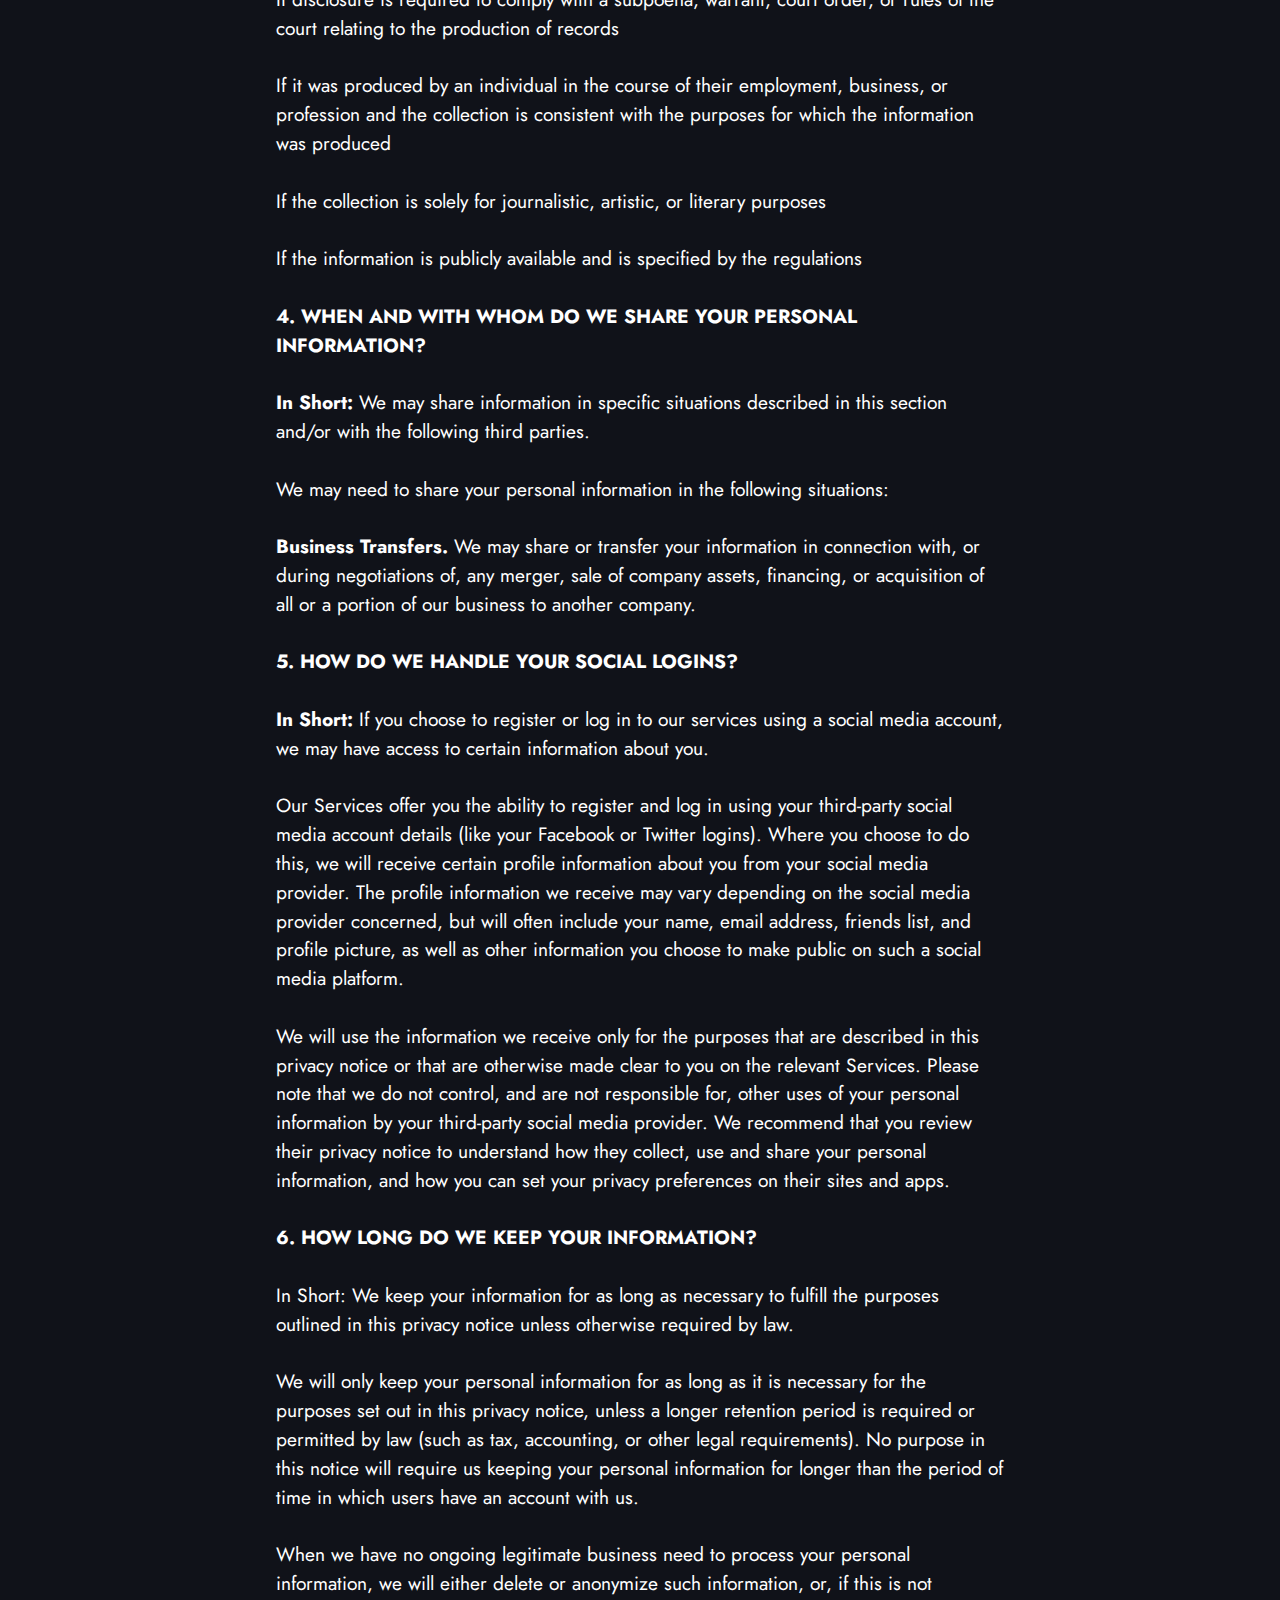
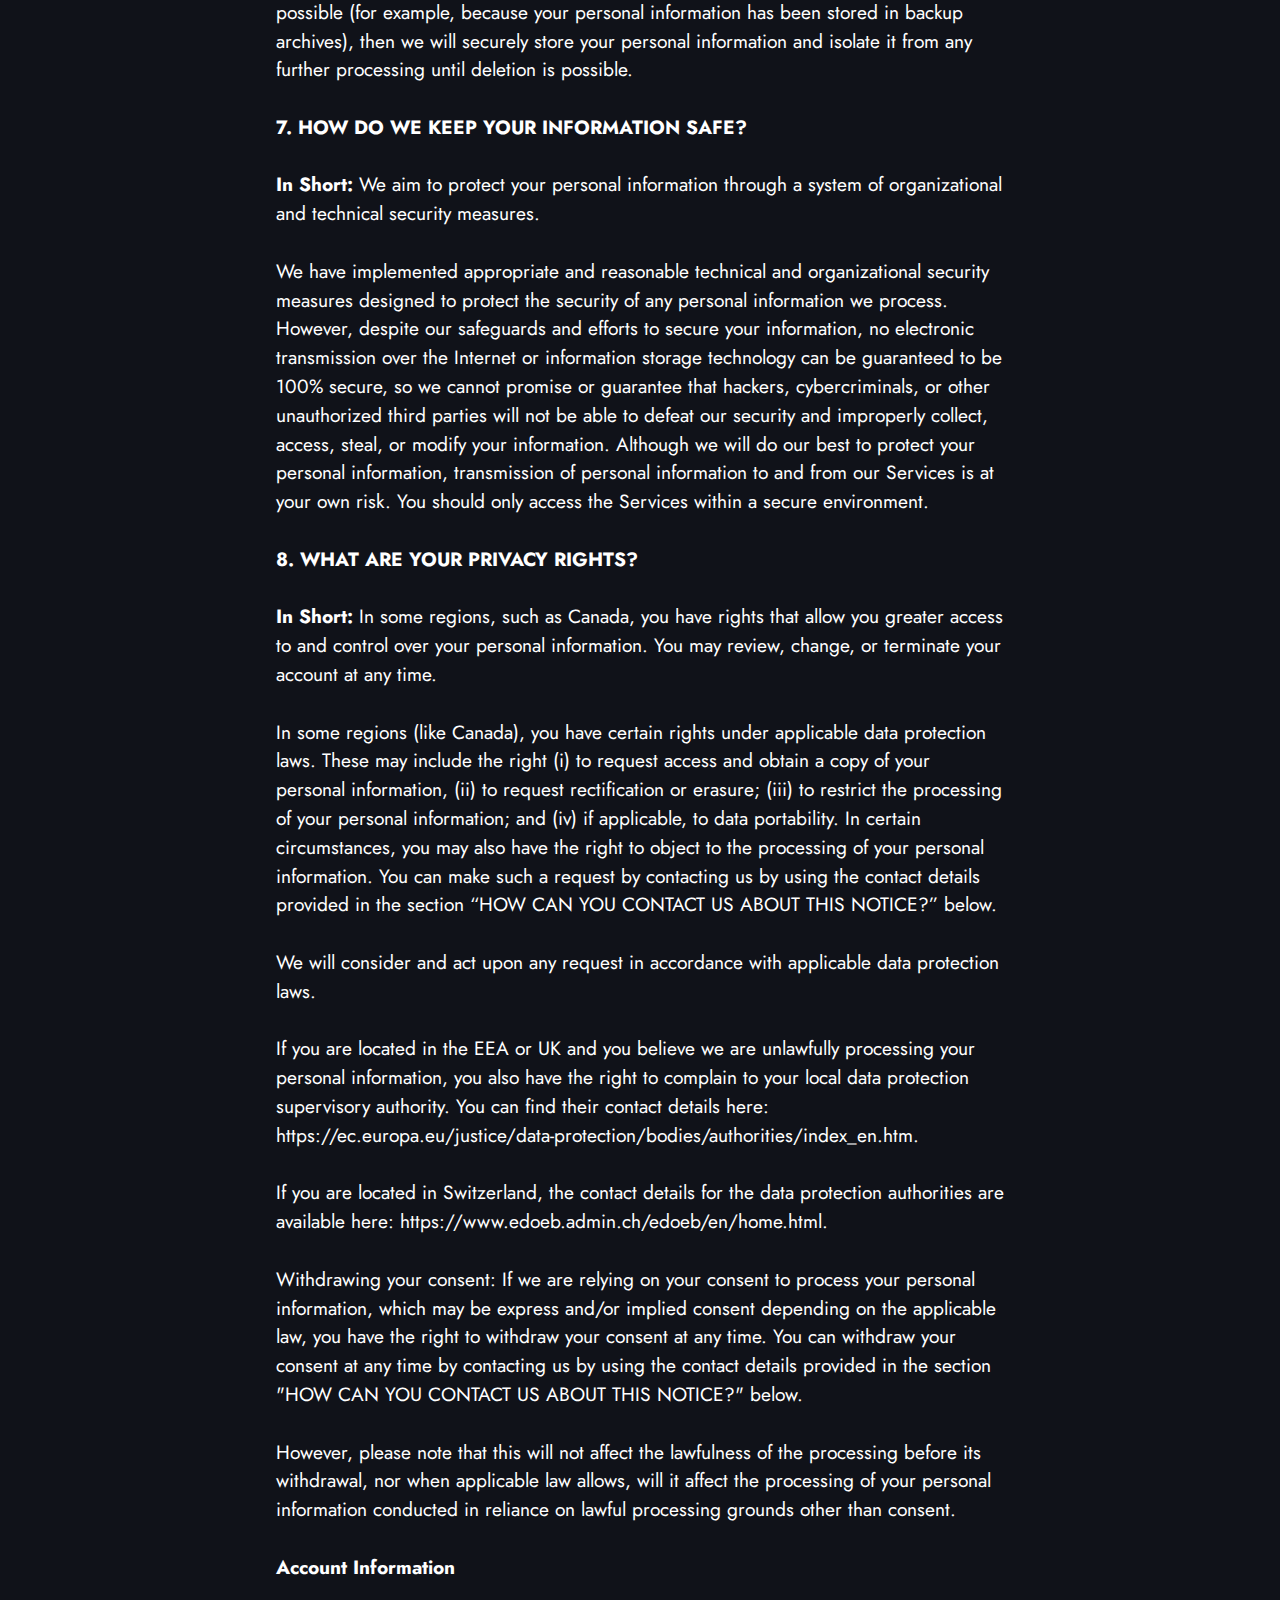
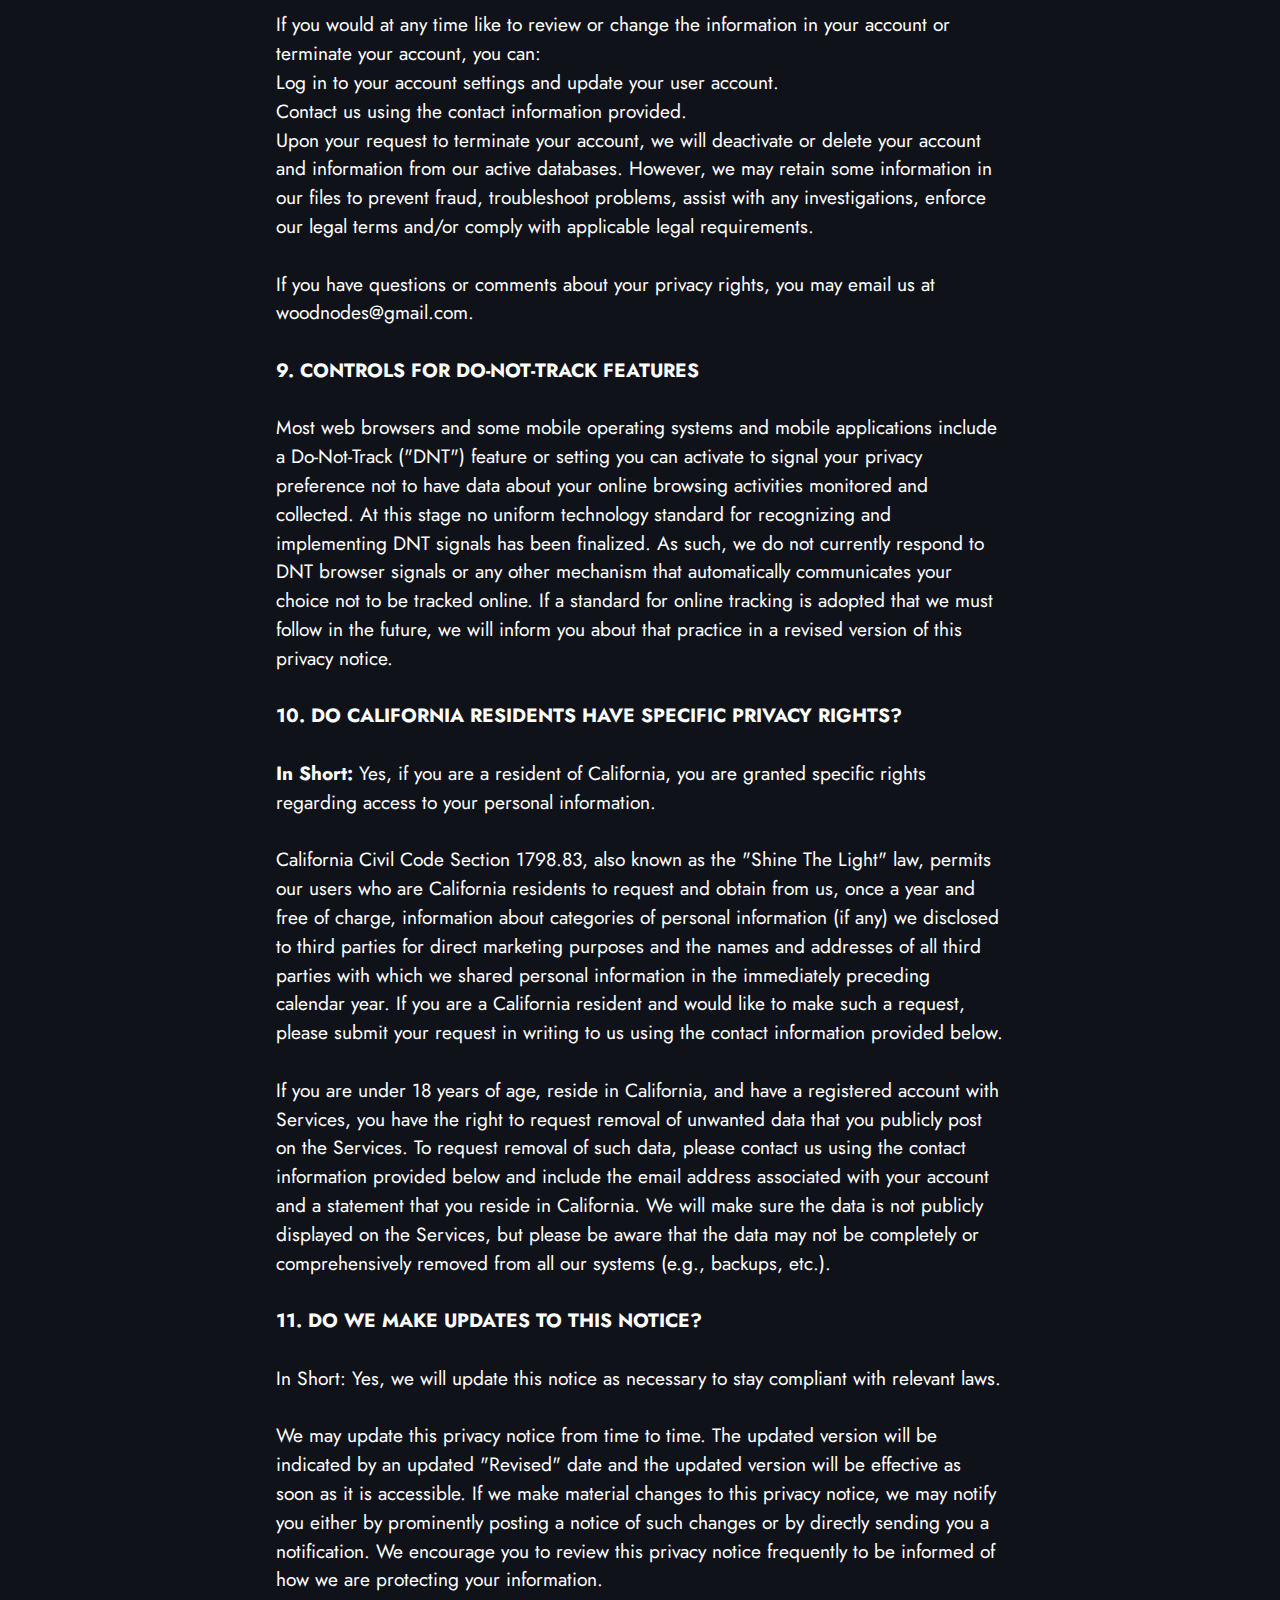
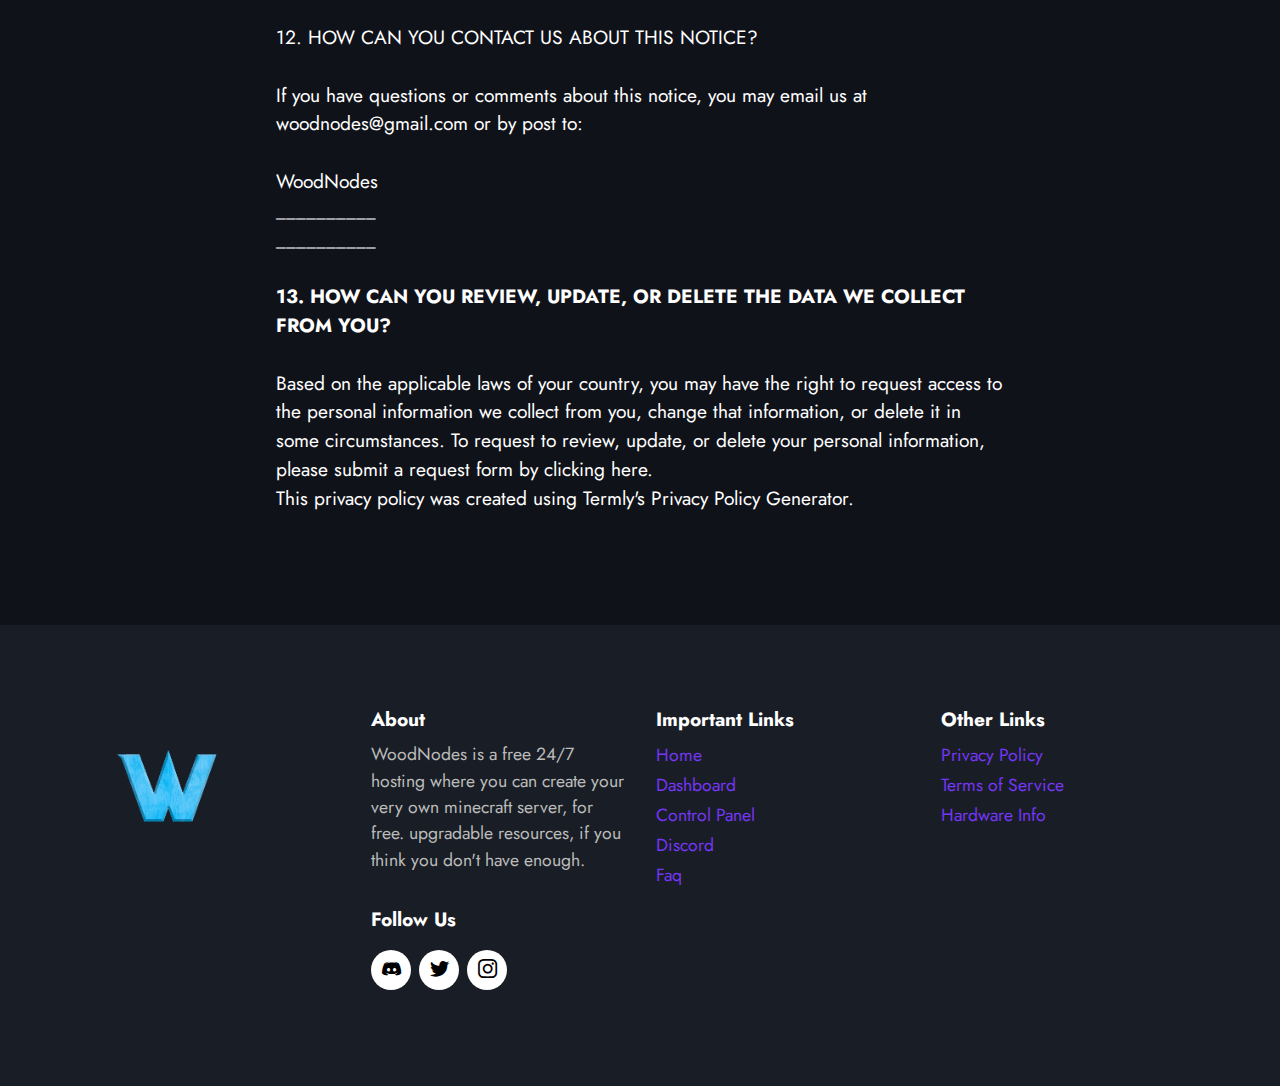
<file: legal.html>
<!DOCTYPE html>
<html  >
<head>
  <!-- Site made with Mobirise Website Builder v5.6.3, https://mobirise.com -->
  <meta charset="UTF-8">
  <meta http-equiv="X-UA-Compatible" content="IE=edge">
  <meta name="generator" content="Mobirise v5.6.3, mobirise.com">
  <meta name="viewport" content="width=device-width, initial-scale=1, minimum-scale=1">
  <link rel="shortcut icon" href="assets/images/untitled-design-removebg-preview-124x124.png" type="image/x-icon">
  <meta name="description" content="WoodNodes legal documents page">
  
  
  <title>WoodNodes - Legal</title>
  <link rel="stylesheet" href="assets/bootstrap/css/bootstrap.min.css">
  <link rel="stylesheet" href="assets/bootstrap/css/bootstrap-grid.min.css">
  <link rel="stylesheet" href="assets/bootstrap/css/bootstrap-reboot.min.css">
  <link rel="stylesheet" href="assets/dropdown/css/style.css">
  <link rel="stylesheet" href="assets/socicon/css/styles.css">
  <link rel="stylesheet" href="assets/theme/css/style.css">
  <link rel="preload" href="https://fonts.googleapis.com/css?family=Jost:100,200,300,400,500,600,700,800,900,100i,200i,300i,400i,500i,600i,700i,800i,900i&display=swap" as="style" onload="this.onload=null;this.rel='stylesheet'">
  <noscript><link rel="stylesheet" href="https://fonts.googleapis.com/css?family=Jost:100,200,300,400,500,600,700,800,900,100i,200i,300i,400i,500i,600i,700i,800i,900i&display=swap"></noscript>
  <link rel="preload" as="style" href="assets/mobirise/css/mbr-additional.css"><link rel="stylesheet" href="assets/mobirise/css/mbr-additional.css" type="text/css">
  <script async src="https://arc.io/widget.min.js#JeT4XW5K"></script>
  
  
  
</head>
<body>
  
  <section data-bs-version="5.1" class="menu menu2 cid-sFCw1qGFAI" once="menu" id="menu2-0">
    
    <nav class="navbar navbar-dropdown navbar-expand-lg">
        <div class="container">
            <div class="navbar-brand">
                <span class="navbar-logo">
                    <a href="https://woodnodes.tk">
                        <img src="assets/images/untitled-design-removebg-preview-124x124.png" alt="Mobirise Website Builder" style="height: 3.9rem;">
                    </a>
                </span>
                
            </div>
            <button class="navbar-toggler" type="button" data-toggle="collapse" data-bs-toggle="collapse" data-target="#navbarSupportedContent" data-bs-target="#navbarSupportedContent" aria-controls="navbarNavAltMarkup" aria-expanded="false" aria-label="Toggle navigation">
                <div class="hamburger">
                    <span></span>
                    <span></span>
                    <span></span>
                    <span></span>
                </div>
            </button>
            <div class="collapse navbar-collapse" id="navbarSupportedContent">
                <ul class="navbar-nav nav-dropdown" data-app-modern-menu="true"><li class="nav-item"><a class="nav-link link text-white text-primary display-4" href="index.html#top">Home</a></li><li class="nav-item"><a class="nav-link link text-white display-4" href="index.html#features1-1i">Features</a></li>
                    <li class="nav-item"><a class="nav-link link text-white display-4" href="index.html#header14-1j">About</a></li>
                    <li class="nav-item"><a class="nav-link link text-white display-4" href="index.html#content4-1q">Pricing</a>
                    </li><li class="nav-item"><a class="nav-link link text-white display-4" href="index.html#team1-1o">Team</a></li><li class="nav-item"><a class="nav-link link text-white display-4" href="index.html#contacts2-1r">Contacts</a></li></ul>
                
                <div class="navbar-buttons mbr-section-btn"><a class="btn btn-primary-outline display-4" href="https://client.woodnodes.tk">
                        Get Started</a></div>
            </div>
        </div>
    </nav>
</section>

<section data-bs-version="5.1" class="tabs content18 cid-sZRtyrk5CG" id="tabs1-2">

    

    
    <div class="container">
        <div class="row justify-content-center">
            <div class="col-12 col-md-8">
                <h3 class="mbr-section-title mb-0 mbr-fonts-style display-2"><strong>WoodNodes - Legal</strong></h3>
                
            </div>
        </div>
        <div class="row justify-content-center mt-4">
            <div class="col-12 col-md-8">
                <ul class="nav nav-tabs mb-4" role="tablist">
                    <li class="nav-item first mbr-fonts-style"><a class="nav-link mbr-fonts-style show active display-7" role="tab" data-toggle="tab" data-bs-toggle="tab" href="#tabs1-2_tab0" aria-selected="true"><strong>Privacy Policy</strong></a></li>
                    <li class="nav-item"><a class="nav-link mbr-fonts-style active display-7" role="tab" data-toggle="tab" data-bs-toggle="tab" href="#tabs1-2_tab1" aria-selected="true"><strong>Terms of Service</strong></a></li>
                    
                    
                    
                    
                </ul>
                <div class="tab-content">
                    <div id="tab1" class="tab-pane in active" role="tabpanel">
                        <div class="row">
                            <div class="col-md-12">
                                <p class="mbr-text mbr-fonts-style display-7"><strong>PRIVACY NOTICE
</strong><br>
<br>Last updated April 16, 2022
<br><br>This privacy notice for WoodNodes ("Company," "we," "us," or "our"), describes how and why we might collect, store, use, and/or share ("process") your information when you use our services ("Services"), such as when you:
<br>Visit our website at https://woodnodes.tk, or any website of ours that links to this privacy notice
<br>Engage with us in other related ways ― including any sales, marketing, or events
<br>Questions or concerns? Reading this privacy notice will help you understand your privacy rights and choices. If you do not agree with our policies and practices, please do not use our Services. If you still have any questions or concerns, please contact us at woodnodes@gmail.com.&nbsp;<br><br><strong>1. WHAT INFORMATION DO WE COLLECT?
</strong><br>
<br><strong>Personal information you disclose to us</strong><br>
<br><strong>In Short</strong>: We collect personal information that you provide to us.
<br>
<br>We collect personal information that you voluntarily provide to us when you register on the Services, express an interest in obtaining information about us or our products and Services, when you participate in activities on the Services, or otherwise when you contact us.
<br>
<br><strong>Personal Information Provided by You.</strong> The personal information that we collect depends on the context of your interactions with us and the Services, the choices you make, and the products and features you use. The personal information we collect may include the following:
<br>-usernames
<br>-email addresses
<br><strong>Sensitive Information.</strong> We do not process sensitive information.
<br>
<br>Social Media Login Data. We may provide you with the option to register with us using your existing social media account details, like your Facebook, Twitter, or other social media account. If you choose to register in this way, we will collect the information described in the section called "HOW DO WE HANDLE YOUR SOCIAL LOGINS?" below.
<br>
<br>All personal information that you provide to us must be true, complete, and accurate, and you must notify us of any changes to such personal information.<br><br><strong>2. HOW DO WE PROCESS YOUR INFORMATION?
<br></strong>
<br><strong>In Short</strong>: We process your information to provide, improve, and administer our Services, communicate with you, for security and fraud prevention, and to comply with law. We may also process your information for other purposes with your consent.
<br>
<br><strong>We process your personal information for a variety of reasons, depending on how you interact with our Services, including:</strong><br><strong>
<br>To facilitate account creation and authentication and otherwise manage user accounts.</strong> We may process your information so you can create and log in to your account, as well as keep your account in working order.
<br><br><strong>To evaluate and improve our Services, products, marketing, and your experience.</strong> We may process your information when we believe it is necessary to identify usage trends, determine the effectiveness of our promotional campaigns, and to evaluate and improve our Services, products, marketing, and your experience.<br>
<br><strong>To comply with our legal obligations.</strong> We may process your information to comply with our legal obligations, respond to legal requests, and exercise, establish, or defend our legal rights.<br><br><strong>3. WHAT LEGAL BASES DO WE RELY ON TO PROCESS YOUR INFORMATION?
<br></strong>
<br>In Short: We only process your personal information when we believe it is necessary and we have a valid legal reason (i.e., legal basis) to do so under applicable law, like with your consent, to comply with laws, to provide you with services to enter into or fulfill our contractual obligations, to protect your rights, or to fulfill our legitimate business interests.
<br>
<br><strong>If you are located in Canada, this section applies to you.
</strong><br>
<br>We may process your information if you have given us specific permission (i.e., express consent) to use your personal information for a specific purpose, or in situations where your permission can be inferred (i.e., implied consent). You can withdraw your consent at any time. Click here to learn more.
<br>
<br>In some exceptional cases, we may be legally permitted under applicable law to process your information without your consent, including, for example:
<br>If collection is clearly in the interests of an individual and consent cannot be obtained in a timely way
<br><br>For investigations and fraud detection and prevention
<br>For business transactions provided certain conditions are met
<br><br>If it is contained in a witness statement and the collection is necessary to assess, process, or settle an insurance claim
<br><br>For identifying injured, ill, or deceased persons and communicating with next of kin
<br><br>If we have reasonable grounds to believe an individual has been, is, or may be victim of financial abuse
<br><br>If it is reasonable to expect collection and use with consent would compromise the availability or the accuracy of the information and the collection is reasonable for purposes related to investigating a breach of an agreement or a contravention of the laws of Canada or a province
<br><br>If disclosure is required to comply with a subpoena, warrant, court order, or rules of the court relating to the production of records
<br><br>If it was produced by an individual in the course of their employment, business, or profession and the collection is consistent with the purposes for which the information was produced
<br><br>If the collection is solely for journalistic, artistic, or literary purposes
<br><br>If the information is publicly available and is specified by the regulations<br><br><strong>4. WHEN AND WITH WHOM DO WE SHARE YOUR PERSONAL INFORMATION?
</strong><br>
<br><strong>In Short:</strong> We may share information in specific situations described in this section and/or with the following third parties.
<br>
<br>We may need to share your personal information in the following situations:<br>
<br><strong>Business Transfers.</strong> We may share or transfer your information in connection with, or during negotiations of, any merger, sale of company assets, financing, or acquisition of all or a portion of our business to another company.<br><br><strong>5. HOW DO WE HANDLE YOUR SOCIAL LOGINS?
</strong><br>
<br><strong>In Short:</strong> If you choose to register or log in to our services using a social media account, we may have access to certain information about you.
<br>
<br>Our Services offer you the ability to register and log in using your third-party social media account details (like your Facebook or Twitter logins). Where you choose to do this, we will receive certain profile information about you from your social media provider. The profile information we receive may vary depending on the social media provider concerned, but will often include your name, email address, friends list, and profile picture, as well as other information you choose to make public on such a social media platform.
<br>
<br>We will use the information we receive only for the purposes that are described in this privacy notice or that are otherwise made clear to you on the relevant Services. Please note that we do not control, and are not responsible for, other uses of your personal information by your third-party social media provider. We recommend that you review their privacy notice to understand how they collect, use and share your personal information, and how you can set your privacy preferences on their sites and apps.<br><br><strong>6. HOW LONG DO WE KEEP YOUR INFORMATION?
<br></strong>
<br>In Short: We keep your information for as long as necessary to fulfill the purposes outlined in this privacy notice unless otherwise required by law.
<br>
<br>We will only keep your personal information for as long as it is necessary for the purposes set out in this privacy notice, unless a longer retention period is required or permitted by law (such as tax, accounting, or other legal requirements). No purpose in this notice will require us keeping your personal information for longer than the period of time in which users have an account with us.
<br>
<br>When we have no ongoing legitimate business need to process your personal information, we will either delete or anonymize such information, or, if this is not possible (for example, because your personal information has been stored in backup archives), then we will securely store your personal information and isolate it from any further processing until deletion is possible.<br><br><strong>7. HOW DO WE KEEP YOUR INFORMATION SAFE?
</strong><br>
<br><strong>In Short:</strong> We aim to protect your personal information through a system of organizational and technical security measures.
<br>
<br>We have implemented appropriate and reasonable technical and organizational security measures designed to protect the security of any personal information we process. However, despite our safeguards and efforts to secure your information, no electronic transmission over the Internet or information storage technology can be guaranteed to be 100% secure, so we cannot promise or guarantee that hackers, cybercriminals, or other unauthorized third parties will not be able to defeat our security and improperly collect, access, steal, or modify your information. Although we will do our best to protect your personal information, transmission of personal information to and from our Services is at your own risk. You should only access the Services within a secure environment.<br><br><strong>8. WHAT ARE YOUR PRIVACY RIGHTS?
</strong><br>
<br><strong>In Short:</strong> In some regions, such as Canada, you have rights that allow you greater access to and control over your personal information. You may review, change, or terminate your account at any time.
<br>
<br>In some regions (like Canada), you have certain rights under applicable data protection laws. These may include the right (i) to request access and obtain a copy of your personal information, (ii) to request rectification or erasure; (iii) to restrict the processing of your personal information; and (iv) if applicable, to data portability. In certain circumstances, you may also have the right to object to the processing of your personal information. You can make such a request by contacting us by using the contact details provided in the section “HOW CAN YOU CONTACT US ABOUT THIS NOTICE?” below.
<br>
<br>We will consider and act upon any request in accordance with applicable data protection laws.
<br> 
<br>If you are located in the EEA or UK and you believe we are unlawfully processing your personal information, you also have the right to complain to your local data protection supervisory authority. You can find their contact details here: https://ec.europa.eu/justice/data-protection/bodies/authorities/index_en.htm.
<br>
<br>If you are located in Switzerland, the contact details for the data protection authorities are available here: https://www.edoeb.admin.ch/edoeb/en/home.html.
<br>
<br>Withdrawing your consent: If we are relying on your consent to process your personal information, which may be express and/or implied consent depending on the applicable law, you have the right to withdraw your consent at any time. You can withdraw your consent at any time by contacting us by using the contact details provided in the section "HOW CAN YOU CONTACT US ABOUT THIS NOTICE?" below.
<br>
<br>However, please note that this will not affect the lawfulness of the processing before its withdrawal, nor when applicable law allows, will it affect the processing of your personal information conducted in reliance on lawful processing grounds other than consent.<br><br><strong>Account Information
</strong><br>
<br>If you would at any time like to review or change the information in your account or terminate your account, you can:
<br>Log in to your account settings and update your user account.
<br>Contact us using the contact information provided.
<br>Upon your request to terminate your account, we will deactivate or delete your account and information from our active databases. However, we may retain some information in our files to prevent fraud, troubleshoot problems, assist with any investigations, enforce our legal terms and/or comply with applicable legal requirements.
<br>
<br>If you have questions or comments about your privacy rights, you may email us at woodnodes@gmail.com.<br><br><strong>9. CONTROLS FOR DO-NOT-TRACK FEATURES
</strong><br>
<br>Most web browsers and some mobile operating systems and mobile applications include a Do-Not-Track ("DNT") feature or setting you can activate to signal your privacy preference not to have data about your online browsing activities monitored and collected. At this stage no uniform technology standard for recognizing and implementing DNT signals has been finalized. As such, we do not currently respond to DNT browser signals or any other mechanism that automatically communicates your choice not to be tracked online. If a standard for online tracking is adopted that we must follow in the future, we will inform you about that practice in a revised version of this privacy notice.<br><br><strong>10. DO CALIFORNIA RESIDENTS HAVE SPECIFIC PRIVACY RIGHTS?
</strong><br>
<br><strong>In Short: </strong>Yes, if you are a resident of California, you are granted specific rights regarding access to your personal information.
<br>
<br>California Civil Code Section 1798.83, also known as the "Shine The Light" law, permits our users who are California residents to request and obtain from us, once a year and free of charge, information about categories of personal information (if any) we disclosed to third parties for direct marketing purposes and the names and addresses of all third parties with which we shared personal information in the immediately preceding calendar year. If you are a California resident and would like to make such a request, please submit your request in writing to us using the contact information provided below.
<br>
<br>If you are under 18 years of age, reside in California, and have a registered account with Services, you have the right to request removal of unwanted data that you publicly post on the Services. To request removal of such data, please contact us using the contact information provided below and include the email address associated with your account and a statement that you reside in California. We will make sure the data is not publicly displayed on the Services, but please be aware that the data may not be completely or comprehensively removed from all our systems (e.g., backups, etc.).<br><br><strong>11. DO WE MAKE UPDATES TO THIS NOTICE?
</strong><br>
<br>In Short: Yes, we will update this notice as necessary to stay compliant with relevant laws.
<br>
<br>We may update this privacy notice from time to time. The updated version will be indicated by an updated "Revised" date and the updated version will be effective as soon as it is accessible. If we make material changes to this privacy notice, we may notify you either by prominently posting a notice of such changes or by directly sending you a notification. We encourage you to review this privacy notice frequently to be informed of how we are protecting your information.
<br>
<br>12. HOW CAN YOU CONTACT US ABOUT THIS NOTICE?
<br>
<br>If you have questions or comments about this notice, you may email us at woodnodes@gmail.com or by post to:
<br>
<br>WoodNodes
<br>__________
<br>__________
<br>
<br><strong>13. HOW CAN YOU REVIEW, UPDATE, OR DELETE THE DATA WE COLLECT FROM YOU?
<br></strong>
<br>Based on the applicable laws of your country, you may have the right to request access to the personal information we collect from you, change that information, or delete it in some circumstances. To request to review, update, or delete your personal information, please submit a request form by clicking here.
<br>This privacy policy was created using Termly's Privacy Policy Generator.<br>
                                </p>
                            </div>
                        </div>
                    </div>
                    <div id="tab2" class="tab-pane" role="tabpanel">
                        <div class="row">
                            <div class="col-md-12">
                                <p class="mbr-text mbr-fonts-style display-7"><strong>TERMS OF SERVICE
<br></strong>
<br>Last updated March 12, 2022&nbsp;<br><br><strong>1. AGREEMENT TO TERMS
</strong><br>
<br>These Terms of Use constitute a legally binding agreement made between you, whether personally or on behalf of an entity (“you”) and WoodNodes ("<strong>Company</strong>," “<strong>we</strong>," “<strong>us</strong>," or “<strong>our</strong>”), concerning your access to and use of the https://woodnodes.tk website as well as any other media form, media channel, mobile website or mobile application related, linked, or otherwise connected thereto (collectively, the “Site”). You agree that by accessing the Site, you have read, understood, and agreed to be bound by all of these Terms of Use. IF YOU DO NOT AGREE WITH ALL OF THESE TERMS OF USE, THEN YOU ARE EXPRESSLY PROHIBITED FROM USING THE SITE AND YOU MUST DISCONTINUE USE IMMEDIATELY.
<br>
<br>Supplemental terms and conditions or documents that may be posted on the Site from time to time are hereby expressly incorporated herein by reference. We reserve the right, in our sole discretion, to make changes or modifications to these Terms of Use from time to time. We will alert you about any changes by updating the “Last updated” date of these Terms of Use, and you waive any right to receive specific notice of each such change. Please ensure that you check the applicable Terms every time you use our Site so that you understand which Terms apply. You will be subject to, and will be deemed to have been made aware of and to have accepted, the changes in any revised Terms of Use by your continued use of the Site after the date such revised Terms of Use are posted.
<br>
<br>The information provided on the Site is not intended for distribution to or use by any person or entity in any jurisdiction or country where such distribution or use would be contrary to law or regulation or which would subject us to any registration requirement within such jurisdiction or country. Accordingly, those persons who choose to access the Site from other locations do so on their own initiative and are solely responsible for compliance with local laws, if and to the extent local laws are applicable.
<br>
<br>The Site is not tailored to comply with industry-specific regulations (Health Insurance Portability and Accountability Act (HIPAA), Federal Information Security Management Act (FISMA), etc.), so if your interactions would be subjected to such laws, you may not use this Site. You may not use the Site in a way that would violate the Gramm-Leach-Bliley Act (GLBA).
<br>
<br>The Site is intended for users who are at least 13 years of age. All users who are minors in the jurisdiction in which they reside (generally under the age of 18) must have the permission of, and be directly supervised by, their parent or guardian to use the Site. If you are a minor, you must have your parent or guardian read and agree to these Terms of Use prior to you using the Site.
<br>
<br>
<br><strong>2. INTELLECTUAL PROPERTY RIGHTS
</strong><br>
<br>Unless otherwise indicated, the Site is our proprietary property and all source code, databases, functionality, software, website designs, audio, video, text, photographs, and graphics on the Site (collectively, the “Content”) and the trademarks, service marks, and logos contained therein (the “Marks”) are owned or controlled by us or licensed to us, and are protected by copyright and trademark laws and various other intellectual property rights and unfair competition laws of the United States, international copyright laws, and international conventions. The Content and the Marks are provided on the Site “AS IS” for your information and personal use only. Except as expressly provided in these Terms of Use, no part of the Site and no Content or Marks may be copied, reproduced, aggregated, republished, uploaded, posted, publicly displayed, encoded, translated, transmitted, distributed, sold, licensed, or otherwise exploited for any commercial purpose whatsoever, without our express prior written permission.
<br>
<br>Provided that you are eligible to use the Site, you are granted a limited license to access and use the Site and to download or print a copy of any portion of the Content to which you have properly gained access solely for your personal, non-commercial use. We reserve all rights not expressly granted to you in and to the Site, the Content and the Marks.
<br>
<br>
<br><strong>3. USER REPRESENTATIONS
</strong><br>
<br>By using the Site, you represent and warrant that: (1) all registration information you submit will be true, accurate, current, and complete; (2) you will maintain the accuracy of such information and promptly update such registration information as necessary; (3) you have the legal capacity and you agree to comply with these Terms of Use; (4) you are not under the age of 13; (5) you are not a minor in the jurisdiction in which you reside, or if a minor, you have received parental permission to use the Site; (6) you will not access the Site through automated or non-human means, whether through a bot, script, or otherwise; (7) you will not use the Site for any illegal or unauthorized purpose; and (8) your use of the Site will not violate any applicable law or regulation.
<br>
<br>If you provide any information that is untrue, inaccurate, not current, or incomplete, we have the right to suspend or terminate your account and refuse any and all current or future use of the Site (or any portion thereof).
<br>
<br>
<br><strong>4. USER REGISTRATION
</strong><br>  
<br>You may be required to register with the Site. You agree to keep your password confidential and will be responsible for all use of your account and password. We reserve the right to remove, reclaim, or change a username you select if we determine, in our sole discretion, that such username is inappropriate, obscene, or otherwise objectionable.
<br>
<br>
<br><strong>5. PROHIBITED ACTIVITIES
</strong><br>
<br>You may not access or use the Site for any purpose other than that for which we make the Site available. The Site may not be used in connection with any commercial endeavors except those that are specifically endorsed or approved by us.
<br>
<br>As a user of the Site, you agree not to:<br>
<br>Systematically retrieve data or other content from the Site to create or compile, directly or indirectly, a collection, compilation, database, or directory without written permission from us.
<br><br>Trick, defraud, or mislead us and other users, especially in any attempt to learn sensitive account information such as user passwords.
<br><br>Circumvent, disable, or otherwise interfere with security-related features of the Site, including features that prevent or restrict the use or copying of any Content or enforce limitations on the use of the Site and/or the Content contained therein.
<br><br>Disparage, tarnish, or otherwise harm, in our opinion, us and/or the Site.
<br>Use any information obtained from the Site in order to harass, abuse, or harm another person.
<br><br>Make improper use of our support services or submit false reports of abuse or misconduct.
<br><br>Use the Site in a manner inconsistent with any applicable laws or regulations.
<br><br>Engage in unauthorized framing of or linking to the Site.
<br><br>Upload or transmit (or attempt to upload or to transmit) viruses, Trojan horses, or other material, including excessive use of capital letters and spamming (continuous posting of repetitive text), that interferes with any party’s uninterrupted use and enjoyment of the Site or modifies, impairs, disrupts, alters, or interferes with the use, features, functions, operation, or maintenance of the Site.
<br><br>Engage in any automated use of the system, such as using scripts to send comments or messages, or using any data mining, robots, or similar data gathering and extraction tools.
<br><br>Delete the copyright or other proprietary rights notice from any Content.
<br><br>Attempt to impersonate another user or person or use the username of another user.
<br><br>Upload or transmit (or attempt to upload or to transmit) any material that acts as a passive or active information collection or transmission mechanism, including without limitation, clear graphics interchange formats (“gifs”), 1×1 pixels, web bugs, cookies, or other similar devices (sometimes referred to as “spyware” or “passive collection mechanisms” or “pcms”).
<br><br>Interfere with, disrupt, or create an undue burden on the Site or the networks or services connected to the Site.
<br><br>Harass, annoy, intimidate, or threaten any of our employees or agents engaged in providing any portion of the Site to you.
<br><br>Attempt to bypass any measures of the Site designed to prevent or restrict access to the Site, or any portion of the Site.
<br><br>Copy or adapt the Site’s software, including but not limited to Flash, PHP, HTML, JavaScript, or other code.
<br><br>Except as permitted by applicable law, decipher, decompile, disassemble, or reverse engineer any of the software comprising or in any way making up a part of the Site.
<br><br>Except as may be the result of standard search engine or Internet browser usage, use, launch, develop, or distribute any automated system, including without limitation, any spider, robot, cheat utility, scraper, or offline reader that accesses the Site, or using or launching any unauthorized script or other software.
<br><br>Use a buying agent or purchasing agent to make purchases on the Site.
<br><br>Make any unauthorized use of the Site, including collecting usernames and/or email addresses of users by electronic or other means for the purpose of sending unsolicited email, or creating user accounts by automated means or under false pretenses.
<br><br>Use the Site as part of any effort to compete with us or otherwise use the Site and/or the Content for any revenue-generating endeavor or commercial enterprise.
<br><br>Use the Site to advertise or offer to sell goods and services.
<br><br>Sell or otherwise transfer your profile.
<br>
<br>
<br><strong>6. USER GENERATED CONTRIBUTIONS
</strong><br>
<br>The Site does not offer users to submit or post content. We may provide you with the opportunity to create, submit, post, display, transmit, perform, publish, distribute, or broadcast content and materials to us or on the Site, including but not limited to text, writings, video, audio, photographs, graphics, comments, suggestions, or personal information or other material (collectively, "Contributions"). Contributions may be viewable by other users of the Site and through third-party websites. As such, any Contributions you transmit may be treated in accordance with the Site Privacy Policy. When you create or make available any Contributions, you thereby represent and warrant that:
<br>The creation, distribution, transmission, public display, or performance, and the accessing, downloading, or copying of your Contributions do not and will not infringe the proprietary rights, including but not limited to the copyright, patent, trademark, trade secret, or moral rights of any third party.
<br>You are the creator and owner of or have the necessary licenses, rights, consents, releases, and permissions to use and to authorize us, the Site, and other users of the Site to use your Contributions in any manner contemplated by the Site and these Terms of Use.
<br>You have the written consent, release, and/or permission of each and every identifiable individual person in your Contributions to use the name or likeness of each and every such identifiable individual person to enable inclusion and use of your Contributions in any manner contemplated by the Site and these Terms of Use.
<br>Your Contributions are not false, inaccurate, or misleading.
<br>Your Contributions are not unsolicited or unauthorized advertising, promotional materials, pyramid schemes, chain letters, spam, mass mailings, or other forms of solicitation.
<br>Your Contributions are not obscene, lewd, lascivious, filthy, violent, harassing, libelous, slanderous, or otherwise objectionable (as determined by us).
<br>Your Contributions do not ridicule, mock, disparage, intimidate, or abuse anyone.
<br>Your Contributions are not used to harass or threaten (in the legal sense of those terms) any other person and to promote violence against a specific person or class of people.
<br>Your Contributions do not violate any applicable law, regulation, or rule.
<br>Your Contributions do not violate the privacy or publicity rights of any third party.
<br>Your Contributions do not violate any applicable law concerning child pornography, or otherwise intended to protect the health or well-being of minors.
<br>Your Contributions do not include any offensive comments that are connected to race, national origin, gender, sexual preference, or physical handicap.
<br>Your Contributions do not otherwise violate, or link to material that violates, any provision of these Terms of Use, or any applicable law or regulation.
<br>Any use of the Site in violation of the foregoing violates these Terms of Use and may result in, among other things, termination or suspension of your rights to use the Site.
<br>
<br>
<br><strong>7. CONTRIBUTION LICENSE
</strong><br>
<br>You and the Site agree that we may access, store, process, and use any information and personal data that you provide following the terms of the Privacy Policy and your choices (including settings).
<br>
<br>By submitting suggestions or other feedback regarding the Site, you agree that we can use and share such feedback for any purpose without compensation to you.
<br>
<br>We do not assert any ownership over your Contributions. You retain full ownership of all of your Contributions and any intellectual property rights or other proprietary rights associated with your Contributions. We are not liable for any statements or representations in your Contributions provided by you in any area on the Site. You are solely responsible for your Contributions to the Site and you expressly agree to exonerate us from any and all responsibility and to refrain from any legal action against us regarding your Contributions.
<br>
<br>
<br><strong>8. SOCIAL MEDIA
</strong><br>
<br>As part of the functionality of the Site, you may link your account with online accounts you have with third-party service providers (each such account, a “Third-Party Account”) by either: (1) providing your Third-Party Account login information through the Site; or (2) allowing us to access your Third-Party Account, as is permitted under the applicable terms and conditions that govern your use of each Third-Party Account. You represent and warrant that you are entitled to disclose your Third-Party Account login information to us and/or grant us access to your Third-Party Account, without breach by you of any of the terms and conditions that govern your use of the applicable Third-Party Account, and without obligating us to pay any fees or making us subject to any usage limitations imposed by the third-party service provider of the Third-Party Account. By granting us access to any Third-Party Accounts, you understand that (1) we may access, make available, and store (if applicable) any content that you have provided to and stored in your Third-Party Account (the “Social Network Content”) so that it is available on and through the Site via your account, including without limitation any friend lists and (2) we may submit to and receive from your Third-Party Account additional information to the extent you are notified when you link your account with the Third-Party Account. Depending on the Third-Party Accounts you choose and subject to the privacy settings that you have set in such Third-Party Accounts, personally identifiable information that you post to your Third-Party Accounts may be available on and through your account on the Site. Please note that if a Third-Party Account or associated service becomes unavailable or our access to such Third Party Account is terminated by the third-party service provider, then Social Network Content may no longer be available on and through the Site. You will have the ability to disable the connection between your account on the Site and your Third-Party Accounts at any time. PLEASE NOTE THAT YOUR RELATIONSHIP WITH THE THIRD-PARTY SERVICE PROVIDERS ASSOCIATED WITH YOUR THIRD-PARTY ACCOUNTS IS GOVERNED SOLELY BY YOUR AGREEMENT(S) WITH SUCH THIRD-PARTY SERVICE PROVIDERS. We make no effort to review any Social Network Content for any purpose, including but not limited to, for accuracy, legality, or non-infringement, and we are not responsible for any Social Network Content. You acknowledge and agree that we may access your email address book associated with a Third-Party Account and your contacts list stored on your mobile device or tablet computer solely for purposes of identifying and informing you of those contacts who have also registered to use the Site. You can deactivate the connection between the Site and your Third-Party Account by contacting us using the contact information below or through your account settings (if applicable). We will attempt to delete any information stored on our servers that was obtained through such Third-Party Account, except the username and profile picture that become associated with your account.
<br>
<br>
<br><strong>9. SUBMISSIONS
</strong><br>
<br>You acknowledge and agree that any questions, comments, suggestions, ideas, feedback, or other information regarding the Site ("Submissions") provided by you to us are non-confidential and shall become our sole property. We shall own exclusive rights, including all intellectual property rights, and shall be entitled to the unrestricted use and dissemination of these Submissions for any lawful purpose, commercial or otherwise, without acknowledgment or compensation to you. You hereby waive all moral rights to any such Submissions, and you hereby warrant that any such Submissions are original with you or that you have the right to submit such Submissions. You agree there shall be no recourse against us for any alleged or actual infringement or misappropriation of any proprietary right in your Submissions.
<br>
<br>
<br><strong>10. SITE MANAGEMENT
</strong><br>
<br>We reserve the right, but not the obligation, to: (1) monitor the Site for violations of these Terms of Use; (2) take appropriate legal action against anyone who, in our sole discretion, violates the law or these Terms of Use, including without limitation, reporting such user to law enforcement authorities; (3) in our sole discretion and without limitation, refuse, restrict access to, limit the availability of, or disable (to the extent technologically feasible) any of your Contributions or any portion thereof; (4) in our sole discretion and without limitation, notice, or liability, to remove from the Site or otherwise disable all files and content that are excessive in size or are in any way burdensome to our systems; and (5) otherwise manage the Site in a manner designed to protect our rights and property and to facilitate the proper functioning of the Site.
<br>
<br>
<br><strong>11. PRIVACY POLICY
</strong><br>
<br>We care about data privacy and security. Please review our Privacy Policy: https://woodnodes.tk/legal.html. By using the Site, you agree to be bound by our Privacy Policy, which is incorporated into these Terms of Use. Please be advised the Site is hosted in the United States. If you access the Site from any other region of the world with laws or other requirements governing personal data collection, use, or disclosure that differ from applicable laws in the United States, then through your continued use of the Site, you are transferring your data to the United States, and you agree to have your data transferred to and processed in the United States. Further, we do not knowingly accept, request, or solicit information from children or knowingly market to children. Therefore, in accordance with the U.S. Children’s Online Privacy Protection Act, if we receive actual knowledge that anyone under the age of 13 has provided personal information to us without the requisite and verifiable parental consent, we will delete that information from the Site as quickly as is reasonably practical.
<br>
<br>
<br><strong>12. TERM AND TERMINATION
</strong><br>
<br>These Terms of Use shall remain in full force and effect while you use the Site. WITHOUT LIMITING ANY OTHER PROVISION OF THESE TERMS OF USE, WE RESERVE THE RIGHT TO, IN OUR SOLE DISCRETION AND WITHOUT NOTICE OR LIABILITY, DENY ACCESS TO AND USE OF THE SITE (INCLUDING BLOCKING CERTAIN IP ADDRESSES), TO ANY PERSON FOR ANY REASON OR FOR NO REASON, INCLUDING WITHOUT LIMITATION FOR BREACH OF ANY REPRESENTATION, WARRANTY, OR COVENANT CONTAINED IN THESE TERMS OF USE OR OF ANY APPLICABLE LAW OR REGULATION. WE MAY TERMINATE YOUR USE OR PARTICIPATION IN THE SITE OR DELETE YOUR ACCOUNT AND ANY CONTENT OR INFORMATION THAT YOU POSTED AT ANY TIME, WITHOUT WARNING, IN OUR SOLE DISCRETION.
<br>
<br>If we terminate or suspend your account for any reason, you are prohibited from registering and creating a new account under your name, a fake or borrowed name, or the name of any third party, even if you may be acting on behalf of the third party. In addition to terminating or suspending your account, we reserve the right to take appropriate legal action, including without limitation pursuing civil, criminal, and injunctive redress.
<br>
<br>
<br><strong>13. MODIFICATIONS AND INTERRUPTIONS
</strong><br>
<br>We reserve the right to change, modify, or remove the contents of the Site at any time or for any reason at our sole discretion without notice. However, we have no obligation to update any information on our Site. We also reserve the right to modify or discontinue all or part of the Site without notice at any time. We will not be liable to you or any third party for any modification, price change, suspension, or discontinuance of the Site.
<br>
<br>We cannot guarantee the Site will be available at all times. We may experience hardware, software, or other problems or need to perform maintenance related to the Site, resulting in interruptions, delays, or errors. We reserve the right to change, revise, update, suspend, discontinue, or otherwise modify the Site at any time or for any reason without notice to you. You agree that we have no liability whatsoever for any loss, damage, or inconvenience caused by your inability to access or use the Site during any downtime or discontinuance of the Site. Nothing in these Terms of Use will be construed to obligate us to maintain and support the Site or to supply any corrections, updates, or releases in connection therewith.
<br>
<br>
<br><strong>14. GOVERNING LAW 
</strong><br>
<br>These conditions are governed by and interpreted following the laws of the Netherlands, and the use of the United Nations Convention of Contracts for the International Sale of Goods is expressly excluded. If your habitual residence is in the EU, and you are a consumer, you additionally possess the protection provided to you by obligatory provisions of the law of your country of residence. WoodNodes and yourself both agree to submit to the non-exclusive jurisdiction of the courts of Amsterdam, which means that you may make a claim to defend your consumer protection rights in regards to these Conditions of Use in the Netherlands, or in the EU country in which you reside.
<br>
<br>
<br><strong>15. DISPUTE RESOLUTION
</strong><br>
<br>The European Commission provides an online dispute resolution platform, which you can access here: https://ec.europa.eu/consumers/odr. If you would like to bring this subject to our attention, please contact us.
<br>
<br>
<br><strong>16. CORRECTIONS
</strong><br>
<br>There may be information on the Site that contains typographical errors, inaccuracies, or omissions, including descriptions, pricing, availability, and various other information. We reserve the right to correct any errors, inaccuracies, or omissions and to change or update the information on the Site at any time, without prior notice.
<br>
<br>
<br><strong>17. DISCLAIMER
</strong><br>
<br>THE SITE IS PROVIDED ON AN AS-IS AND AS-AVAILABLE BASIS. YOU AGREE THAT YOUR USE OF THE SITE AND OUR SERVICES WILL BE AT YOUR SOLE RISK. TO THE FULLEST EXTENT PERMITTED BY LAW, WE DISCLAIM ALL WARRANTIES, EXPRESS OR IMPLIED, IN CONNECTION WITH THE SITE AND YOUR USE THEREOF, INCLUDING, WITHOUT LIMITATION, THE IMPLIED WARRANTIES OF MERCHANTABILITY, FITNESS FOR A PARTICULAR PURPOSE, AND NON-INFRINGEMENT. WE MAKE NO WARRANTIES OR REPRESENTATIONS ABOUT THE ACCURACY OR COMPLETENESS OF THE SITE’S CONTENT OR THE CONTENT OF ANY WEBSITES LINKED TO THE SITE AND WE WILL ASSUME NO LIABILITY OR RESPONSIBILITY FOR ANY (1) ERRORS, MISTAKES, OR INACCURACIES OF CONTENT AND MATERIALS, (2) PERSONAL INJURY OR PROPERTY DAMAGE, OF ANY NATURE WHATSOEVER, RESULTING FROM YOUR ACCESS TO AND USE OF THE SITE, (3) ANY UNAUTHORIZED ACCESS TO OR USE OF OUR SECURE SERVERS AND/OR ANY AND ALL PERSONAL INFORMATION AND/OR FINANCIAL INFORMATION STORED THEREIN, (4) ANY INTERRUPTION OR CESSATION OF TRANSMISSION TO OR FROM THE SITE, (5) ANY BUGS, VIRUSES, TROJAN HORSES, OR THE LIKE WHICH MAY BE TRANSMITTED TO OR THROUGH THE SITE BY ANY THIRD PARTY, AND/OR (6) ANY ERRORS OR OMISSIONS IN ANY CONTENT AND MATERIALS OR FOR ANY LOSS OR DAMAGE OF ANY KIND INCURRED AS A RESULT OF THE USE OF ANY CONTENT POSTED, TRANSMITTED, OR OTHERWISE MADE AVAILABLE VIA THE SITE. WE DO NOT WARRANT, ENDORSE, GUARANTEE, OR ASSUME RESPONSIBILITY FOR ANY PRODUCT OR SERVICE ADVERTISED OR OFFERED BY A THIRD PARTY THROUGH THE SITE, ANY HYPERLINKED WEBSITE, OR ANY WEBSITE OR MOBILE APPLICATION FEATURED IN ANY BANNER OR OTHER ADVERTISING, AND WE WILL NOT BE A PARTY TO OR IN ANY WAY BE RESPONSIBLE FOR MONITORING ANY TRANSACTION BETWEEN YOU AND ANY THIRD-PARTY PROVIDERS OF PRODUCTS OR SERVICES. AS WITH THE PURCHASE OF A PRODUCT OR SERVICE THROUGH ANY MEDIUM OR IN ANY ENVIRONMENT, YOU SHOULD USE YOUR BEST JUDGMENT AND EXERCISE CAUTION WHERE APPROPRIATE.
<br>
<br>
<br><strong>18. LIMITATIONS OF LIABILITY
</strong><br>
<br>IN NO EVENT WILL WE OR OUR DIRECTORS, EMPLOYEES, OR AGENTS BE LIABLE TO YOU OR ANY THIRD PARTY FOR ANY DIRECT, INDIRECT, CONSEQUENTIAL, EXEMPLARY, INCIDENTAL, SPECIAL, OR PUNITIVE DAMAGES, INCLUDING LOST PROFIT, LOST REVENUE, LOSS OF DATA, OR OTHER DAMAGES ARISING FROM YOUR USE OF THE SITE, EVEN IF WE HAVE BEEN ADVISED OF THE POSSIBILITY OF SUCH DAMAGES.
<br>
<br>
<br><strong>19. INDEMNIFICATION
</strong><br>
<br>You agree to defend, indemnify, and hold us harmless, including our subsidiaries, affiliates, and all of our respective officers, agents, partners, and employees, from and against any loss, damage, liability, claim, or demand, including reasonable attorneys’ fees and expenses, made by any third party due to or arising out of: (1) use of the Site; (2) breach of these Terms of Use; (3) any breach of your representations and warranties set forth in these Terms of Use; (4) your violation of the rights of a third party, including but not limited to intellectual property rights; or (5) any overt harmful act toward any other user of the Site with whom you connected via the Site. Notwithstanding the foregoing, we reserve the right, at your expense, to assume the exclusive defense and control of any matter for which you are required to indemnify us, and you agree to cooperate, at your expense, with our defense of such claims. We will use reasonable efforts to notify you of any such claim, action, or proceeding which is subject to this indemnification upon becoming aware of it.
<br>
<br>
<br><strong>20. USER DATA
</strong><br>
<br>We will maintain certain data that you transmit to the Site for the purpose of managing the performance of the Site, as well as data relating to your use of the Site. Although we perform regular routine backups of data, you are solely responsible for all data that you transmit or that relates to any activity you have undertaken using the Site. You agree that we shall have no liability to you for any loss or corruption of any such data, and you hereby waive any right of action against us arising from any such loss or corruption of such data.
<br>
<br>
<br><strong>21. ELECTRONIC COMMUNICATIONS, TRANSACTIONS, AND SIGNATURES
</strong><br>
<br>Visiting the Site, sending us emails, and completing online forms constitute electronic communications. You consent to receive electronic communications, and you agree that all agreements, notices, disclosures, and other communications we provide to you electronically, via email and on the Site, satisfy any legal requirement that such communication be in writing. YOU HEREBY AGREE TO THE USE OF ELECTRONIC SIGNATURES, CONTRACTS, ORDERS, AND OTHER RECORDS, AND TO ELECTRONIC DELIVERY OF NOTICES, POLICIES, AND RECORDS OF TRANSACTIONS INITIATED OR COMPLETED BY US OR VIA THE SITE. You hereby waive any rights or requirements under any statutes, regulations, rules, ordinances, or other laws in any jurisdiction which require an original signature or delivery or retention of non-electronic records, or to payments or the granting of credits by any means other than electronic means.
<br>
<br>
<br><strong>22. CALIFORNIA USERS AND RESIDENTS
</strong><br>
<br>If any complaint with us is not satisfactorily resolved, you can contact the Complaint Assistance Unit of the Division of Consumer Services of the California Department of Consumer Affairs in writing at 1625 North Market Blvd., Suite N 112, Sacramento, California 95834 or by telephone at (800) 952-5210 or (916) 445-1254.
<br>
<br>
<br><strong>23. MISCELLANEOUS
</strong><br>
<br>These Terms of Use and any policies or operating rules posted by us on the Site or in respect to the Site constitute the entire agreement and understanding between you and us. Our failure to exercise or enforce any right or provision of these Terms of Use shall not operate as a waiver of such right or provision. These Terms of Use operate to the fullest extent permissible by law. We may assign any or all of our rights and obligations to others at any time. We shall not be responsible or liable for any loss, damage, delay, or failure to act caused by any cause beyond our reasonable control. If any provision or part of a provision of these Terms of Use is determined to be unlawful, void, or unenforceable, that provision or part of the provision is deemed severable from these Terms of Use and does not affect the validity and enforceability of any remaining provisions. There is no joint venture, partnership, employment or agency relationship created between you and us as a result of these Terms of Use or use of the Site. You agree that these Terms of Use will not be construed against us by virtue of having drafted them. You hereby waive any and all defenses you may have based on the electronic form of these Terms of Use and the lack of signing by the parties hereto to execute these Terms of Use.
<br>
<br>
<br><strong>24. CONTACT US
</strong><br>
<br>In order to resolve a complaint regarding the Site or to receive further information regarding use of the Site, please contact us at:
<br>
<br>WoodNodes
<br>__________
<br>Phone: __________
<br>woodnodes@gmail.com
<br>These terms of use were created using Termly's Terms and Conditions Generator.<br></p>
                            </div>
                        </div>
                    </div>
                    
                    
                    
                    
                </div>
            </div>
        </div>
    </div>
</section>

<section data-bs-version="5.1" class="footer4 cid-sZRSrDSVqF" once="footers" id="footer4-8">

    
    
    <div class="container">
        <div class="row mbr-white">
            <div class="col-6 col-lg-3">
                <div class="media-wrap col-md-8 col-12">
                    <a href="https://mobiri.se/">
                        <img src="assets/images/untitled-design-removebg-preview-397x397.png" alt="Mobirise Website Builder">
                    </a>
                </div>
            </div>
            <div class="col-12 col-md-6 col-lg-3">
                <h5 class="mbr-section-subtitle mbr-fonts-style mb-2 display-7">
                    <strong>About</strong>
                </h5>
                <p class="mbr-text mbr-fonts-style mb-4 display-4">WoodNodes is a free 24/7 hosting where you can create your very own minecraft server, for free. upgradable resources, if you think you don't have enough.</p>
                <h5 class="mbr-section-subtitle mbr-fonts-style mb-3 display-7">
                    <strong>Follow Us</strong>
                </h5>
                <div class="social-row display-7">
                    <div class="soc-item">
                        <a href="https://discord.gg/p39ThCdDck" target="_blank">
                            <span class="mbr-iconfont socicon-discord socicon"></span>
                        </a>
                    </div>
                    <div class="soc-item">
                        <a href="https://woodnodes.tk">
                            <span class="mbr-iconfont socicon-twitter socicon"></span>
                        </a>
                    </div>
                    <div class="soc-item">
                        <a href="https://woodnodes.tk">
                            <span class="mbr-iconfont socicon-instagram socicon"></span>
                        </a>
                    </div>
                    
                </div>
            </div>
            <div class="col-12 col-md-6 col-lg-3">
                <h5 class="mbr-section-subtitle mbr-fonts-style mb-2 display-7">
                    <strong>Important Links</strong></h5>
                <ul class="list mbr-fonts-style display-4">
                    <li class="mbr-text item-wrap"><a href="index.html#top" class="text-primary">Home</a></li>
                    <li class="mbr-text item-wrap"><a href="https://client.woodnodes.tk" class="text-primary">Dashboard</a></li>
                    <li class="mbr-text item-wrap"><a href="https://panel.woodnodes.tk" class="text-primary">Control Panel</a></li><a href="https://panel.woodnodes.tk" class="text-primary">
                    </a><li class="mbr-text item-wrap"><a href="https://discord.com/invite/p39ThCdDck" class="text-primary" target="_blank">Discord</a></li><li class="mbr-text item-wrap"><a href="faq.html#top" class="text-primary">Faq</a></li>
                </ul>
            </div>
            <div class="col-12 col-md-6 col-lg-3">
                <h5 class="mbr-section-subtitle mbr-fonts-style mb-2 display-7"><strong>Other Links</strong></h5>
                <ul class="list mbr-fonts-style display-4">
                    <li class="mbr-text item-wrap"><a href="legal.html#top" class="text-primary">Privacy Policy</a></li><li class="mbr-text item-wrap"><a href="legal.html#top" class="text-primary">Terms of Service</a></li><li class="mbr-text item-wrap"><a href="hardware.html#top" class="text-primary">Hardware Info</a></li>
                </ul>
            </div>
            
        </div>
    </div>
</section><script src="assets/bootstrap/js/bootstrap.bundle.min.js"></script>  <script src="assets/smoothscroll/smooth-scroll.js"></script>  <script src="assets/ytplayer/index.js"></script>  <script src="assets/dropdown/js/navbar-dropdown.js"></script>  <script src="assets/mbr-tabs/mbr-tabs.js"></script> 
  
  
</body>
</html>
</file>
<file: assets/web/assets/mobirise-icons2/mobirise2.css>
@font-face {
  font-family: 'Moririse2';
  font-display: swap;
  src:  url('mobirise2.eot?f2bix4');
  src:  url('mobirise2.eot?f2bix4#iefix') format('embedded-opentype'),
    url('mobirise2.ttf?f2bix4') format('truetype'),
    url('mobirise2.woff?f2bix4') format('woff'),
    url('mobirise2.svg?f2bix4#mobirise2') format('svg');
  font-weight: normal;
  font-style: normal;
}

[class^="mobi-"], [class*=" mobi-"] {
  /* use !important to prevent issues with browser extensions that change fonts */
  font-family: 'Moririse2' !important;
  speak: none;
  font-style: normal;
  font-weight: normal;
  font-variant: normal;
  text-transform: none;
  line-height: 1;

  /* Better Font Rendering =========== */
  -webkit-font-smoothing: antialiased;
  -moz-osx-font-smoothing: grayscale;
}

.mobi-mbri-add-submenu:before {
  content: "\e900";
}
.mobi-mbri-alert:before {
  content: "\e901";
}
.mobi-mbri-align-center:before {
  content: "\e902";
}
.mobi-mbri-align-justify:before {
  content: "\e903";
}
.mobi-mbri-align-left:before {
  content: "\e904";
}
.mobi-mbri-align-right:before {
  content: "\e905";
}
.mobi-mbri-android:before {
  content: "\e906";
}
.mobi-mbri-apple:before {
  content: "\e907";
}
.mobi-mbri-arrow-down:before {
  content: "\e908";
}
.mobi-mbri-arrow-next:before {
  content: "\e909";
}
.mobi-mbri-arrow-prev:before {
  content: "\e90a";
}
.mobi-mbri-arrow-up:before {
  content: "\e90b";
}
.mobi-mbri-bold:before {
  content: "\e90c";
}
.mobi-mbri-bookmark:before {
  content: "\e90d";
}
.mobi-mbri-bootstrap:before {
  content: "\e90e";
}
.mobi-mbri-briefcase:before {
  content: "\e90f";
}
.mobi-mbri-browse:before {
  content: "\e910";
}
.mobi-mbri-bulleted-list:before {
  content: "\e911";
}
.mobi-mbri-calendar:before {
  content: "\e912";
}
.mobi-mbri-camera:before {
  content: "\e913";
}
.mobi-mbri-cart-add:before {
  content: "\e914";
}
.mobi-mbri-cart-full:before {
  content: "\e915";
}
.mobi-mbri-cash:before {
  content: "\e916";
}
.mobi-mbri-change-style:before {
  content: "\e917";
}
.mobi-mbri-chat:before {
  content: "\e918";
}
.mobi-mbri-clock:before {
  content: "\e919";
}
.mobi-mbri-close:before {
  content: "\e91a";
}
.mobi-mbri-cloud:before {
  content: "\e91b";
}
.mobi-mbri-code:before {
  content: "\e91c";
}
.mobi-mbri-contact-form:before {
  content: "\e91d";
}
.mobi-mbri-credit-card:before {
  content: "\e91e";
}
.mobi-mbri-cursor-click:before {
  content: "\e91f";
}
.mobi-mbri-cust-feedback:before {
  content: "\e920";
}
.mobi-mbri-database:before {
  content: "\e921";
}
.mobi-mbri-delivery:before {
  content: "\e922";
}
.mobi-mbri-desktop:before {
  content: "\e923";
}
.mobi-mbri-devices:before {
  content: "\e924";
}
.mobi-mbri-down:before {
  content: "\e925";
}
.mobi-mbri-download-2:before {
  content: "\e926";
}
.mobi-mbri-download:before {
  content: "\e927";
}
.mobi-mbri-drag-n-drop-2:before {
  content: "\e928";
}
.mobi-mbri-drag-n-drop:before {
  content: "\e929";
}
.mobi-mbri-edit-2:before {
  content: "\e92a";
}
.mobi-mbri-edit:before {
  content: "\e92b";
}
.mobi-mbri-error:before {
  content: "\e92c";
}
.mobi-mbri-extension:before {
  content: "\e92d";
}
.mobi-mbri-features:before {
  content: "\e92e";
}
.mobi-mbri-file:before {
  content: "\e92f";
}
.mobi-mbri-flag:before {
  content: "\e930";
}
.mobi-mbri-folder:before {
  content: "\e931";
}
.mobi-mbri-gift:before {
  content: "\e932";
}
.mobi-mbri-github:before {
  content: "\e933";
}
.mobi-mbri-globe-2:before {
  content: "\e934";
}
.mobi-mbri-globe:before {
  content: "\e935";
}
.mobi-mbri-growing-chart:before {
  content: "\e936";
}
.mobi-mbri-hearth:before {
  content: "\e937";
}
.mobi-mbri-help:before {
  content: "\e938";
}
.mobi-mbri-home:before {
  content: "\e939";
}
.mobi-mbri-hot-cup:before {
  content: "\e93a";
}
.mobi-mbri-idea:before {
  content: "\e93b";
}
.mobi-mbri-image-gallery:before {
  content: "\e93c";
}
.mobi-mbri-image-slider:before {
  content: "\e93d";
}
.mobi-mbri-info:before {
  content: "\e93e";
}
.mobi-mbri-italic:before {
  content: "\e93f";
}
.mobi-mbri-key:before {
  content: "\e940";
}
.mobi-mbri-laptop:before {
  content: "\e941";
}
.mobi-mbri-layers:before {
  content: "\e942";
}
.mobi-mbri-left-right:before {
  content: "\e943";
}
.mobi-mbri-left:before {
  content: "\e944";
}
.mobi-mbri-letter:before {
  content: "\e945";
}
.mobi-mbri-like:before {
  content: "\e946";
}
.mobi-mbri-link:before {
  content: "\e947";
}
.mobi-mbri-lock:before {
  content: "\e948";
}
.mobi-mbri-login:before {
  content: "\e949";
}
.mobi-mbri-logout:before {
  content: "\e94a";
}
.mobi-mbri-magic-stick:before {
  content: "\e94b";
}
.mobi-mbri-map-pin:before {
  content: "\e94c";
}
.mobi-mbri-menu:before {
  content: "\e94d";
}
.mobi-mbri-mobile-2:before {
  content: "\e94e";
}
.mobi-mbri-mobile-horizontal:before {
  content: "\e94f";
}
.mobi-mbri-mobile:before {
  content: "\e950";
}
.mobi-mbri-mobirise:before {
  content: "\e951";
}
.mobi-mbri-more-horizontal:before {
  content: "\e952";
}
.mobi-mbri-more-vertical:before {
  content: "\e953";
}
.mobi-mbri-music:before {
  content: "\e954";
}
.mobi-mbri-new-file:before {
  content: "\e955";
}
.mobi-mbri-numbered-list:before {
  content: "\e956";
}
.mobi-mbri-opened-folder:before {
  content: "\e957";
}
.mobi-mbri-pages:before {
  content: "\e958";
}
.mobi-mbri-paper-plane:before {
  content: "\e959";
}
.mobi-mbri-paperclip:before {
  content: "\e95a";
}
.mobi-mbri-phone:before {
  content: "\e95b";
}
.mobi-mbri-photo:before {
  content: "\e95c";
}
.mobi-mbri-photos:before {
  content: "\e95d";
}
.mobi-mbri-pin:before {
  content: "\e95e";
}
.mobi-mbri-play:before {
  content: "\e95f";
}
.mobi-mbri-plus:before {
  content: "\e960";
}
.mobi-mbri-preview:before {
  content: "\e961";
}
.mobi-mbri-print:before {
  content: "\e962";
}
.mobi-mbri-protect:before {
  content: "\e963";
}
.mobi-mbri-question:before {
  content: "\e964";
}
.mobi-mbri-quote-left:before {
  content: "\e965";
}
.mobi-mbri-quote-right:before {
  content: "\e966";
}
.mobi-mbri-redo:before {
  content: "\e967";
}
.mobi-mbri-refresh:before {
  content: "\e968";
}
.mobi-mbri-responsive-2:before {
  content: "\e969";
}
.mobi-mbri-responsive:before {
  content: "\e96a";
}
.mobi-mbri-right:before {
  content: "\e96b";
}
.mobi-mbri-rocket:before {
  content: "\e96c";
}
.mobi-mbri-sad-face:before {
  content: "\e96d";
}
.mobi-mbri-sale:before {
  content: "\e96e";
}
.mobi-mbri-save:before {
  content: "\e96f";
}
.mobi-mbri-search:before {
  content: "\e970";
}
.mobi-mbri-setting-2:before {
  content: "\e971";
}
.mobi-mbri-setting-3:before {
  content: "\e972";
}
.mobi-mbri-setting:before {
  content: "\e973";
}
.mobi-mbri-share:before {
  content: "\e974";
}
.mobi-mbri-shopping-bag:before {
  content: "\e975";
}
.mobi-mbri-shopping-basket:before {
  content: "\e976";
}
.mobi-mbri-shopping-cart:before {
  content: "\e977";
}
.mobi-mbri-sites:before {
  content: "\e978";
}
.mobi-mbri-smile-face:before {
  content: "\e979";
}
.mobi-mbri-speed:before {
  content: "\e97a";
}
.mobi-mbri-star:before {
  content: "\e97b";
}
.mobi-mbri-success:before {
  content: "\e97c";
}
.mobi-mbri-sun:before {
  content: "\e97d";
}
.mobi-mbri-sun2:before {
  content: "\e97e";
}
.mobi-mbri-tablet-vertical:before {
  content: "\e97f";
}
.mobi-mbri-tablet:before {
  content: "\e980";
}
.mobi-mbri-target:before {
  content: "\e981";
}
.mobi-mbri-timer:before {
  content: "\e982";
}
.mobi-mbri-to-ftp:before {
  content: "\e983";
}
.mobi-mbri-to-local-drive:before {
  content: "\e984";
}
.mobi-mbri-touch-swipe:before {
  content: "\e985";
}
.mobi-mbri-touch:before {
  content: "\e986";
}
.mobi-mbri-trash:before {
  content: "\e987";
}
.mobi-mbri-underline:before {
  content: "\e988";
}
.mobi-mbri-undo:before {
  content: "\e989";
}
.mobi-mbri-unlink:before {
  content: "\e98a";
}
.mobi-mbri-unlock:before {
  content: "\e98b";
}
.mobi-mbri-up-down:before {
  content: "\e98c";
}
.mobi-mbri-up:before {
  content: "\e98d";
}
.mobi-mbri-update:before {
  content: "\e98e";
}
.mobi-mbri-upload-2:before {
  content: "\e98f";
}
.mobi-mbri-upload:before {
  content: "\e990";
}
.mobi-mbri-user-2:before {
  content: "\e991";
}
.mobi-mbri-user:before {
  content: "\e992";
}
.mobi-mbri-users:before {
  content: "\e993";
}
.mobi-mbri-video-play:before {
  content: "\e994";
}
.mobi-mbri-video:before {
  content: "\e995";
}
.mobi-mbri-watch:before {
  content: "\e996";
}
.mobi-mbri-website-theme-2:before {
  content: "\e997";
}
.mobi-mbri-website-theme:before {
  content: "\e998";
}
.mobi-mbri-wifi:before {
  content: "\e999";
}
.mobi-mbri-windows:before {
  content: "\e99a";
}
.mobi-mbri-zoom-in:before {
  content: "\e99b";
}
.mobi-mbri-zoom-out:before {
  content: "\e99c";
}
</file>
<file: assets/dropdown/css/style.css>
.navbar-dropdown {
  left: 0;
  padding: 0;
  position: absolute;
  right: 0;
  top: 0;
  transition: all 0.45s ease;
  z-index: 1030;
  background: #282828; }
  .navbar-dropdown .navbar-logo {
    margin-right: 0.8rem;
    transition: margin 0.3s ease-in-out;
    vertical-align: middle; }
    .navbar-dropdown .navbar-logo img {
      height: 3.125rem;
      transition: all 0.3s ease-in-out; }
    .navbar-dropdown .navbar-logo.mbr-iconfont {
      font-size: 3.125rem;
      line-height: 3.125rem; }
  .navbar-dropdown .navbar-caption {
    font-weight: 700;
    white-space: normal;
    vertical-align: -4px;
    line-height: 3.125rem !important; }
    .navbar-dropdown .navbar-caption, .navbar-dropdown .navbar-caption:hover {
      color: inherit;
      text-decoration: none; }
  .navbar-dropdown .mbr-iconfont + .navbar-caption {
    vertical-align: -1px; }
  .navbar-dropdown.navbar-fixed-top {
    position: fixed; }
  .navbar-dropdown .navbar-brand span {
    vertical-align: -4px; }
  .navbar-dropdown.bg-color.transparent {
    background: none; }
  .navbar-dropdown.navbar-short .navbar-brand {
    padding: 0.625rem 0; }
    .navbar-dropdown.navbar-short .navbar-brand span {
      vertical-align: -1px; }
  .navbar-dropdown.navbar-short .navbar-caption {
    line-height: 2.375rem !important;
    vertical-align: -2px; }
  .navbar-dropdown.navbar-short .navbar-logo {
    margin-right: 0.5rem; }
    .navbar-dropdown.navbar-short .navbar-logo img {
      height: 2.375rem; }
    .navbar-dropdown.navbar-short .navbar-logo.mbr-iconfont {
      font-size: 2.375rem;
      line-height: 2.375rem; }
  .navbar-dropdown.navbar-short .mbr-table-cell {
    height: 3.625rem; }
  .navbar-dropdown .navbar-close {
    left: 0.6875rem;
    position: fixed;
    top: 0.75rem;
    z-index: 1000; }
  .navbar-dropdown .hamburger-icon {
    content: "";
    display: inline-block;
    vertical-align: middle;
    width: 16px;
    -webkit-box-shadow: 0 -6px 0 1px #282828,0 0 0 1px #282828,0 6px 0 1px #282828;
    -moz-box-shadow: 0 -6px 0 1px #282828,0 0 0 1px #282828,0 6px 0 1px #282828;
    box-shadow: 0 -6px 0 1px #282828,0 0 0 1px #282828,0 6px 0 1px #282828; }

.dropdown-menu .dropdown-toggle[data-toggle="dropdown-submenu"]::after {
  border-bottom: 0.35em solid transparent;
  border-left: 0.35em solid;
  border-right: 0;
  border-top: 0.35em solid transparent;
  margin-left: 0.3rem; }

.dropdown-menu .dropdown-item:focus {
  outline: 0; }

.nav-dropdown {
  font-size: 0.75rem;
  font-weight: 500;
  height: auto !important; }
  .nav-dropdown .nav-btn {
    padding-left: 1rem; }
  .nav-dropdown .link {
    margin: .667em 1.667em;
    font-weight: 500;
    padding: 0;
    transition: color .2s ease-in-out; }
    .nav-dropdown .link.dropdown-toggle {
      margin-right: 2.583em; }
      .nav-dropdown .link.dropdown-toggle::after {
        margin-left: .25rem;
        border-top: 0.35em solid;
        border-right: 0.35em solid transparent;
        border-left: 0.35em solid transparent;
        border-bottom: 0; }
      .nav-dropdown .link.dropdown-toggle[aria-expanded="true"] {
        margin: 0;
        padding: 0.667em 3.263em  0.667em 1.667em; }
  .nav-dropdown .link::after,
  .nav-dropdown .dropdown-item::after {
    color: inherit; }
  .nav-dropdown .btn {
    font-size: 0.75rem;
    font-weight: 700;
    letter-spacing: 0;
    margin-bottom: 0;
    padding-left: 1.25rem;
    padding-right: 1.25rem; }
  .nav-dropdown .dropdown-menu {
    border-radius: 0;
    border: 0;
    left: 0;
    margin: 0;
    padding-bottom: 1.25rem;
    padding-top: 1.25rem;
    position: relative; }
  .nav-dropdown .dropdown-submenu {
    margin-left: 0.125rem;
    top: 0; }
  .nav-dropdown .dropdown-item {
    font-weight: 500;
    line-height: 2;
    padding: 0.3846em 4.615em 0.3846em 1.5385em;
    position: relative;
    transition: color .2s ease-in-out, background-color .2s ease-in-out; }
    .nav-dropdown .dropdown-item::after {
      margin-top: -0.3077em;
      position: absolute;
      right: 1.1538em;
      top: 50%; }
    .nav-dropdown .dropdown-item:focus, .nav-dropdown .dropdown-item:hover {
      background: none; }

@media (max-width: 767px) {
  .nav-dropdown.navbar-toggleable-sm {
    bottom: 0;
    display: none;
    left: 0;
    overflow-x: hidden;
    position: fixed;
    top: 0;
    transform: translateX(-100%);
    -ms-transform: translateX(-100%);
    -webkit-transform: translateX(-100%);
    width: 18.75rem;
    z-index: 999; } }
.nav-dropdown.navbar-toggleable-xl {
  bottom: 0;
  display: none;
  left: 0;
  overflow-x: hidden;
  position: fixed;
  top: 0;
  transform: translateX(-100%);
  -ms-transform: translateX(-100%);
  -webkit-transform: translateX(-100%);
  width: 18.75rem;
  z-index: 999; }

.nav-dropdown-sm {
  display: block !important;
  overflow-x: hidden;
  overflow: auto;
  padding-top: 3.875rem; }
  .nav-dropdown-sm::after {
    content: "";
    display: block;
    height: 3rem;
    width: 100%; }
  .nav-dropdown-sm.collapse.in ~ .navbar-close {
    display: block !important; }
  .nav-dropdown-sm.collapsing, .nav-dropdown-sm.collapse.in {
    transform: translateX(0);
    -ms-transform: translateX(0);
    -webkit-transform: translateX(0);
    transition: all 0.25s ease-out;
    -webkit-transition: all 0.25s ease-out;
    background: #282828; }
  .nav-dropdown-sm.collapsing[aria-expanded="false"] {
    transform: translateX(-100%);
    -ms-transform: translateX(-100%);
    -webkit-transform: translateX(-100%); }
  .nav-dropdown-sm .nav-item {
    display: block;
    margin-left: 0 !important;
    padding-left: 0; }
  .nav-dropdown-sm .link,
  .nav-dropdown-sm .dropdown-item {
    border-top: 1px dotted rgba(255, 255, 255, 0.1);
    font-size: 0.8125rem;
    line-height: 1.6;
    margin: 0 !important;
    padding: 0.875rem 2.4rem 0.875rem 1.5625rem !important;
    position: relative;
    white-space: normal; }
    .nav-dropdown-sm .link:focus, .nav-dropdown-sm .link:hover,
    .nav-dropdown-sm .dropdown-item:focus,
    .nav-dropdown-sm .dropdown-item:hover {
      background: rgba(0, 0, 0, 0.2) !important;
      color: #c0a375; }
  .nav-dropdown-sm .nav-btn {
    position: relative;
    padding: 1.5625rem 1.5625rem 0 1.5625rem; }
    .nav-dropdown-sm .nav-btn::before {
      border-top: 1px dotted rgba(255, 255, 255, 0.1);
      content: "";
      left: 0;
      position: absolute;
      top: 0;
      width: 100%; }
    .nav-dropdown-sm .nav-btn + .nav-btn {
      padding-top: 0.625rem; }
      .nav-dropdown-sm .nav-btn + .nav-btn::before {
        display: none; }
  .nav-dropdown-sm .btn {
    padding: 0.625rem 0; }
  .nav-dropdown-sm .dropdown-toggle[data-toggle="dropdown-submenu"]::after {
    margin-left: .25rem;
    border-top: 0.35em solid;
    border-right: 0.35em solid transparent;
    border-left: 0.35em solid transparent;
    border-bottom: 0; }
  .nav-dropdown-sm .dropdown-toggle[data-toggle="dropdown-submenu"][aria-expanded="true"]::after {
    border-top: 0;
    border-right: 0.35em solid transparent;
    border-left: 0.35em solid transparent;
    border-bottom: 0.35em solid; }
  .nav-dropdown-sm .dropdown-menu {
    margin: 0;
    padding: 0;
    position: relative;
    top: 0;
    left: 0;
    width: 100%;
    border: 0;
    float: none;
    border-radius: 0;
    background: none; }
  .nav-dropdown-sm .dropdown-submenu {
    left: 100%;
    margin-left: 0.125rem;
    margin-top: -1.25rem;
    top: 0; }

.navbar-toggleable-sm .nav-dropdown .dropdown-menu {
  position: absolute; }

.navbar-toggleable-sm .nav-dropdown .dropdown-submenu {
  left: 100%;
  margin-left: 0.125rem;
  margin-top: -1.25rem;
  top: 0; }

.navbar-toggleable-sm.opened .nav-dropdown .dropdown-menu {
  position: relative; }

.navbar-toggleable-sm.opened .nav-dropdown .dropdown-submenu {
  left: 0;
  margin-left: 00rem;
  margin-top: 0rem;
  top: 0; }

.is-builder .nav-dropdown.collapsing {
  transition: none !important; }
</file>
<file: assets/socicon/css/styles.css>
@charset "UTF-8";

@font-face {
  font-family: 'Socicon';
  src:  url('../fonts/socicon.eot');
  src:  url('../fonts/socicon.eot?#iefix') format('embedded-opentype'),
    url('../fonts/socicon.woff2') format('woff2'),
    url('../fonts/socicon.ttf') format('truetype'),
    url('../fonts/socicon.woff') format('woff'),
    url('../fonts/socicon.svg#socicon') format('svg');
  font-weight: normal;
  font-style: normal;
  font-display: swap;
}

[data-icon]:before {
  font-family: "socicon" !important;
  content: attr(data-icon);
  font-style: normal !important;
  font-weight: normal !important;
  font-variant: normal !important;
  text-transform: none !important;
  speak: none;
  line-height: 1;
  -webkit-font-smoothing: antialiased;
  -moz-osx-font-smoothing: grayscale;
}

[class^="socicon-"], [class*=" socicon-"] {
  /* use !important to prevent issues with browser extensions that change fonts */
  font-family: 'Socicon' !important;
  speak: none;
  font-style: normal;
  font-weight: normal;
  font-variant: normal;
  text-transform: none;
  line-height: 1;

  /* Better Font Rendering =========== */
  -webkit-font-smoothing: antialiased;
  -moz-osx-font-smoothing: grayscale;
}

.socicon-eitaa:before {
  content: "\e97c";
}
.socicon-soroush:before {
  content: "\e97d";
}
.socicon-bale:before {
  content: "\e97e";
}
.socicon-zazzle:before {
  content: "\e97b";
}
.socicon-society6:before {
  content: "\e97a";
}
.socicon-redbubble:before {
  content: "\e979";
}
.socicon-avvo:before {
  content: "\e978";
}
.socicon-stitcher:before {
  content: "\e977";
}
.socicon-googlehangouts:before {
  content: "\e974";
}
.socicon-dlive:before {
  content: "\e975";
}
.socicon-vsco:before {
  content: "\e976";
}
.socicon-flipboard:before {
  content: "\e973";
}
.socicon-ubuntu:before {
  content: "\e958";
}
.socicon-artstation:before {
  content: "\e959";
}
.socicon-invision:before {
  content: "\e95a";
}
.socicon-torial:before {
  content: "\e95b";
}
.socicon-collectorz:before {
  content: "\e95c";
}
.socicon-seenthis:before {
  content: "\e95d";
}
.socicon-googleplaymusic:before {
  content: "\e95e";
}
.socicon-debian:before {
  content: "\e95f";
}
.socicon-filmfreeway:before {
  content: "\e960";
}
.socicon-gnome:before {
  content: "\e961";
}
.socicon-itchio:before {
  content: "\e962";
}
.socicon-jamendo:before {
  content: "\e963";
}
.socicon-mix:before {
  content: "\e964";
}
.socicon-sharepoint:before {
  content: "\e965";
}
.socicon-tinder:before {
  content: "\e966";
}
.socicon-windguru:before {
  content: "\e967";
}
.socicon-cdbaby:before {
  content: "\e968";
}
.socicon-elementaryos:before {
  content: "\e969";
}
.socicon-stage32:before {
  content: "\e96a";
}
.socicon-tiktok:before {
  content: "\e96b";
}
.socicon-gitter:before {
  content: "\e96c";
}
.socicon-letterboxd:before {
  content: "\e96d";
}
.socicon-threema:before {
  content: "\e96e";
}
.socicon-splice:before {
  content: "\e96f";
}
.socicon-metapop:before {
  content: "\e970";
}
.socicon-naver:before {
  content: "\e971";
}
.socicon-remote:before {
  content: "\e972";
}
.socicon-internet:before {
  content: "\e957";
}
.socicon-moddb:before {
  content: "\e94b";
}
.socicon-indiedb:before {
  content: "\e94c";
}
.socicon-traxsource:before {
  content: "\e94d";
}
.socicon-gamefor:before {
  content: "\e94e";
}
.socicon-pixiv:before {
  content: "\e94f";
}
.socicon-myanimelist:before {
  content: "\e950";
}
.socicon-blackberry:before {
  content: "\e951";
}
.socicon-wickr:before {
  content: "\e952";
}
.socicon-spip:before {
  content: "\e953";
}
.socicon-napster:before {
  content: "\e954";
}
.socicon-beatport:before {
  content: "\e955";
}
.socicon-hackerone:before {
  content: "\e956";
}
.socicon-hackernews:before {
  content: "\e946";
}
.socicon-smashwords:before {
  content: "\e947";
}
.socicon-kobo:before {
  content: "\e948";
}
.socicon-bookbub:before {
  content: "\e949";
}
.socicon-mailru:before {
  content: "\e94a";
}
.socicon-gitlab:before {
  content: "\e945";
}
.socicon-instructables:before {
  content: "\e944";
}
.socicon-portfolio:before {
  content: "\e943";
}
.socicon-codered:before {
  content: "\e940";
}
.socicon-origin:before {
  content: "\e941";
}
.socicon-nextdoor:before {
  content: "\e942";
}
.socicon-udemy:before {
  content: "\e93f";
}
.socicon-livemaster:before {
  content: "\e93e";
}
.socicon-crunchbase:before {
  content: "\e93b";
}
.socicon-homefy:before {
  content: "\e93c";
}
.socicon-calendly:before {
  content: "\e93d";
}
.socicon-realtor:before {
  content: "\e90f";
}
.socicon-tidal:before {
  content: "\e910";
}
.socicon-qobuz:before {
  content: "\e911";
}
.socicon-natgeo:before {
  content: "\e912";
}
.socicon-mastodon:before {
  content: "\e913";
}
.socicon-unsplash:before {
  content: "\e914";
}
.socicon-homeadvisor:before {
  content: "\e915";
}
.socicon-angieslist:before {
  content: "\e916";
}
.socicon-codepen:before {
  content: "\e917";
}
.socicon-slack:before {
  content: "\e918";
}
.socicon-openaigym:before {
  content: "\e919";
}
.socicon-logmein:before {
  content: "\e91a";
}
.socicon-fiverr:before {
  content: "\e91b";
}
.socicon-gotomeeting:before {
  content: "\e91c";
}
.socicon-aliexpress:before {
  content: "\e91d";
}
.socicon-guru:before {
  content: "\e91e";
}
.socicon-appstore:before {
  content: "\e91f";
}
.socicon-homes:before {
  content: "\e920";
}
.socicon-zoom:before {
  content: "\e921";
}
.socicon-alibaba:before {
  content: "\e922";
}
.socicon-craigslist:before {
  content: "\e923";
}
.socicon-wix:before {
  content: "\e924";
}
.socicon-redfin:before {
  content: "\e925";
}
.socicon-googlecalendar:before {
  content: "\e926";
}
.socicon-shopify:before {
  content: "\e927";
}
.socicon-freelancer:before {
  content: "\e928";
}
.socicon-seedrs:before {
  content: "\e929";
}
.socicon-bing:before {
  content: "\e92a";
}
.socicon-doodle:before {
  content: "\e92b";
}
.socicon-bonanza:before {
  content: "\e92c";
}
.socicon-squarespace:before {
  content: "\e92d";
}
.socicon-toptal:before {
  content: "\e92e";
}
.socicon-gust:before {
  content: "\e92f";
}
.socicon-ask:before {
  content: "\e930";
}
.socicon-trulia:before {
  content: "\e931";
}
.socicon-loomly:before {
  content: "\e932";
}
.socicon-ghost:before {
  content: "\e933";
}
.socicon-upwork:before {
  content: "\e934";
}
.socicon-fundable:before {
  content: "\e935";
}
.socicon-booking:before {
  content: "\e936";
}
.socicon-googlemaps:before {
  content: "\e937";
}
.socicon-zillow:before {
  content: "\e938";
}
.socicon-niconico:before {
  content: "\e939";
}
.socicon-toneden:before {
  content: "\e93a";
}
.socicon-augment:before {
  content: "\e908";
}
.socicon-bitbucket:before {
  content: "\e909";
}
.socicon-fyuse:before {
  content: "\e90a";
}
.socicon-yt-gaming:before {
  content: "\e90b";
}
.socicon-sketchfab:before {
  content: "\e90c";
}
.socicon-mobcrush:before {
  content: "\e90d";
}
.socicon-microsoft:before {
  content: "\e90e";
}
.socicon-pandora:before {
  content: "\e907";
}
.socicon-messenger:before {
  content: "\e906";
}
.socicon-gamewisp:before {
  content: "\e905";
}
.socicon-bloglovin:before {
  content: "\e904";
}
.socicon-tunein:before {
  content: "\e903";
}
.socicon-gamejolt:before {
  content: "\e901";
}
.socicon-trello:before {
  content: "\e902";
}
.socicon-spreadshirt:before {
  content: "\e900";
}
.socicon-500px:before {
  content: "\e000";
}
.socicon-8tracks:before {
  content: "\e001";
}
.socicon-airbnb:before {
  content: "\e002";
}
.socicon-alliance:before {
  content: "\e003";
}
.socicon-amazon:before {
  content: "\e004";
}
.socicon-amplement:before {
  content: "\e005";
}
.socicon-android:before {
  content: "\e006";
}
.socicon-angellist:before {
  content: "\e007";
}
.socicon-apple:before {
  content: "\e008";
}
.socicon-appnet:before {
  content: "\e009";
}
.socicon-baidu:before {
  content: "\e00a";
}
.socicon-bandcamp:before {
  content: "\e00b";
}
.socicon-battlenet:before {
  content: "\e00c";
}
.socicon-mixer:before {
  content: "\e00d";
}
.socicon-bebee:before {
  content: "\e00e";
}
.socicon-bebo:before {
  content: "\e00f";
}
.socicon-behance:before {
  content: "\e010";
}
.socicon-blizzard:before {
  content: "\e011";
}
.socicon-blogger:before {
  content: "\e012";
}
.socicon-buffer:before {
  content: "\e013";
}
.socicon-chrome:before {
  content: "\e014";
}
.socicon-coderwall:before {
  content: "\e015";
}
.socicon-curse:before {
  content: "\e016";
}
.socicon-dailymotion:before {
  content: "\e017";
}
.socicon-deezer:before {
  content: "\e018";
}
.socicon-delicious:before {
  content: "\e019";
}
.socicon-deviantart:before {
  content: "\e01a";
}
.socicon-diablo:before {
  content: "\e01b";
}
.socicon-digg:before {
  content: "\e01c";
}
.socicon-discord:before {
  content: "\e01d";
}
.socicon-disqus:before {
  content: "\e01e";
}
.socicon-douban:before {
  content: "\e01f";
}
.socicon-draugiem:before {
  content: "\e020";
}
.socicon-dribbble:before {
  content: "\e021";
}
.socicon-drupal:before {
  content: "\e022";
}
.socicon-ebay:before {
  content: "\e023";
}
.socicon-ello:before {
  content: "\e024";
}
.socicon-endomodo:before {
  content: "\e025";
}
.socicon-envato:before {
  content: "\e026";
}
.socicon-etsy:before {
  content: "\e027";
}
.socicon-facebook:before {
  content: "\e028";
}
.socicon-feedburner:before {
  content: "\e029";
}
.socicon-filmweb:before {
  content: "\e02a";
}
.socicon-firefox:before {
  content: "\e02b";
}
.socicon-flattr:before {
  content: "\e02c";
}
.socicon-flickr:before {
  content: "\e02d";
}
.socicon-formulr:before {
  content: "\e02e";
}
.socicon-forrst:before {
  content: "\e02f";
}
.socicon-foursquare:before {
  content: "\e030";
}
.socicon-friendfeed:before {
  content: "\e031";
}
.socicon-github:before {
  content: "\e032";
}
.socicon-goodreads:before {
  content: "\e033";
}
.socicon-google:before {
  content: "\e034";
}
.socicon-googlescholar:before {
  content: "\e035";
}
.socicon-googlegroups:before {
  content: "\e036";
}
.socicon-googlephotos:before {
  content: "\e037";
}
.socicon-googleplus:before {
  content: "\e038";
}
.socicon-grooveshark:before {
  content: "\e039";
}
.socicon-hackerrank:before {
  content: "\e03a";
}
.socicon-hearthstone:before {
  content: "\e03b";
}
.socicon-hellocoton:before {
  content: "\e03c";
}
.socicon-heroes:before {
  content: "\e03d";
}
.socicon-smashcast:before {
  content: "\e03e";
}
.socicon-horde:before {
  content: "\e03f";
}
.socicon-houzz:before {
  content: "\e040";
}
.socicon-icq:before {
  content: "\e041";
}
.socicon-identica:before {
  content: "\e042";
}
.socicon-imdb:before {
  content: "\e043";
}
.socicon-instagram:before {
  content: "\e044";
}
.socicon-issuu:before {
  content: "\e045";
}
.socicon-istock:before {
  content: "\e046";
}
.socicon-itunes:before {
  content: "\e047";
}
.socicon-keybase:before {
  content: "\e048";
}
.socicon-lanyrd:before {
  content: "\e049";
}
.socicon-lastfm:before {
  content: "\e04a";
}
.socicon-line:before {
  content: "\e04b";
}
.socicon-linkedin:before {
  content: "\e04c";
}
.socicon-livejournal:before {
  content: "\e04d";
}
.socicon-lyft:before {
  content: "\e04e";
}
.socicon-macos:before {
  content: "\e04f";
}
.socicon-mail:before {
  content: "\e050";
}
.socicon-medium:before {
  content: "\e051";
}
.socicon-meetup:before {
  content: "\e052";
}
.socicon-mixcloud:before {
  content: "\e053";
}
.socicon-modelmayhem:before {
  content: "\e054";
}
.socicon-mumble:before {
  content: "\e055";
}
.socicon-myspace:before {
  content: "\e056";
}
.socicon-newsvine:before {
  content: "\e057";
}
.socicon-nintendo:before {
  content: "\e058";
}
.socicon-npm:before {
  content: "\e059";
}
.socicon-odnoklassniki:before {
  content: "\e05a";
}
.socicon-openid:before {
  content: "\e05b";
}
.socicon-opera:before {
  content: "\e05c";
}
.socicon-outlook:before {
  content: "\e05d";
}
.socicon-overwatch:before {
  content: "\e05e";
}
.socicon-patreon:before {
  content: "\e05f";
}
.socicon-paypal:before {
  content: "\e060";
}
.socicon-periscope:before {
  content: "\e061";
}
.socicon-persona:before {
  content: "\e062";
}
.socicon-pinterest:before {
  content: "\e063";
}
.socicon-play:before {
  content: "\e064";
}
.socicon-player:before {
  content: "\e065";
}
.socicon-playstation:before {
  content: "\e066";
}
.socicon-pocket:before {
  content: "\e067";
}
.socicon-qq:before {
  content: "\e068";
}
.socicon-quora:before {
  content: "\e069";
}
.socicon-raidcall:before {
  content: "\e06a";
}
.socicon-ravelry:before {
  content: "\e06b";
}
.socicon-reddit:before {
  content: "\e06c";
}
.socicon-renren:before {
  content: "\e06d";
}
.socicon-researchgate:before {
  content: "\e06e";
}
.socicon-residentadvisor:before {
  content: "\e06f";
}
.socicon-reverbnation:before {
  content: "\e070";
}
.socicon-rss:before {
  content: "\e071";
}
.socicon-sharethis:before {
  content: "\e072";
}
.socicon-skype:before {
  content: "\e073";
}
.socicon-slideshare:before {
  content: "\e074";
}
.socicon-smugmug:before {
  content: "\e075";
}
.socicon-snapchat:before {
  content: "\e076";
}
.socicon-songkick:before {
  content: "\e077";
}
.socicon-soundcloud:before {
  content: "\e078";
}
.socicon-spotify:before {
  content: "\e079";
}
.socicon-stackexchange:before {
  content: "\e07a";
}
.socicon-stackoverflow:before {
  content: "\e07b";
}
.socicon-starcraft:before {
  content: "\e07c";
}
.socicon-stayfriends:before {
  content: "\e07d";
}
.socicon-steam:before {
  content: "\e07e";
}
.socicon-storehouse:before {
  content: "\e07f";
}
.socicon-strava:before {
  content: "\e080";
}
.socicon-streamjar:before {
  content: "\e081";
}
.socicon-stumbleupon:before {
  content: "\e082";
}
.socicon-swarm:before {
  content: "\e083";
}
.socicon-teamspeak:before {
  content: "\e084";
}
.socicon-teamviewer:before {
  content: "\e085";
}
.socicon-technorati:before {
  content: "\e086";
}
.socicon-telegram:before {
  content: "\e087";
}
.socicon-tripadvisor:before {
  content: "\e088";
}
.socicon-tripit:before {
  content: "\e089";
}
.socicon-triplej:before {
  content: "\e08a";
}
.socicon-tumblr:before {
  content: "\e08b";
}
.socicon-twitch:before {
  content: "\e08c";
}
.socicon-twitter:before {
  content: "\e08d";
}
.socicon-uber:before {
  content: "\e08e";
}
.socicon-ventrilo:before {
  content: "\e08f";
}
.socicon-viadeo:before {
  content: "\e090";
}
.socicon-viber:before {
  content: "\e091";
}
.socicon-viewbug:before {
  content: "\e092";
}
.socicon-vimeo:before {
  content: "\e093";
}
.socicon-vine:before {
  content: "\e094";
}
.socicon-vkontakte:before {
  content: "\e095";
}
.socicon-warcraft:before {
  content: "\e096";
}
.socicon-wechat:before {
  content: "\e097";
}
.socicon-weibo:before {
  content: "\e098";
}
.socicon-whatsapp:before {
  content: "\e099";
}
.socicon-wikipedia:before {
  content: "\e09a";
}
.socicon-windows:before {
  content: "\e09b";
}
.socicon-wordpress:before {
  content: "\e09c";
}
.socicon-wykop:before {
  content: "\e09d";
}
.socicon-xbox:before {
  content: "\e09e";
}
.socicon-xing:before {
  content: "\e09f";
}
.socicon-yahoo:before {
  content: "\e0a0";
}
.socicon-yammer:before {
  content: "\e0a1";
}
.socicon-yandex:before {
  content: "\e0a2";
}
.socicon-yelp:before {
  content: "\e0a3";
}
.socicon-younow:before {
  content: "\e0a4";
}
.socicon-youtube:before {
  content: "\e0a5";
}
.socicon-zapier:before {
  content: "\e0a6";
}
.socicon-zerply:before {
  content: "\e0a7";
}
.socicon-zomato:before {
  content: "\e0a8";
}
.socicon-zynga:before {
  content: "\e0a9";
}
</file>
<file: assets/theme/css/style.css>
@charset "UTF-8";
section {
  background-color: #ffffff;
}

body {
  font-style: normal;
  line-height: 1.5;
  font-weight: 400;
  color: #232323;
  position: relative;
}

button {
  background-color: transparent;
  border-color: transparent;
}

section,
.container,
.container-fluid {
  position: relative;
  word-wrap: break-word;
}

a.mbr-iconfont:hover {
  text-decoration: none;
}

.article .lead p,
.article .lead ul,
.article .lead ol,
.article .lead pre,
.article .lead blockquote {
  margin-bottom: 0;
}

a {
  font-style: normal;
  font-weight: 400;
  cursor: pointer;
}
a, a:hover {
  text-decoration: none;
}

.mbr-section-title {
  font-style: normal;
  line-height: 1.3;
}

.mbr-section-subtitle {
  line-height: 1.3;
}

.mbr-text {
  font-style: normal;
  line-height: 1.7;
}

h1,
h2,
h3,
h4,
h5,
h6,
.display-1,
.display-2,
.display-4,
.display-5,
.display-7,
span,
p,
a {
  line-height: 1;
  word-break: break-word;
  word-wrap: break-word;
  font-weight: 400;
}

b,
strong {
  font-weight: bold;
}

input:-webkit-autofill, input:-webkit-autofill:hover, input:-webkit-autofill:focus, input:-webkit-autofill:active {
  transition-delay: 9999s;
  -webkit-transition-property: background-color, color;
  transition-property: background-color, color;
}

textarea[type=hidden] {
  display: none;
}

section {
  background-position: 50% 50%;
  background-repeat: no-repeat;
  background-size: cover;
}
section .mbr-background-video,
section .mbr-background-video-preview {
  position: absolute;
  bottom: 0;
  left: 0;
  right: 0;
  top: 0;
}

.hidden {
  visibility: hidden;
}

.mbr-z-index20 {
  z-index: 20;
}

/*! Base colors */
.mbr-white {
  color: #ffffff;
}

.mbr-black {
  color: #111111;
}

.mbr-bg-white {
  background-color: #ffffff;
}

.mbr-bg-black {
  background-color: #000000;
}

/*! Text-aligns */
.align-left {
  text-align: left;
}

.align-center {
  text-align: center;
}

.align-right {
  text-align: right;
}

/*! Font-weight  */
.mbr-light {
  font-weight: 300;
}

.mbr-regular {
  font-weight: 400;
}

.mbr-semibold {
  font-weight: 500;
}

.mbr-bold {
  font-weight: 700;
}

/*! Media  */
.media-content {
  flex-basis: 100%;
}

.media-container-row {
  display: flex;
  flex-direction: row;
  flex-wrap: wrap;
  justify-content: center;
  align-content: center;
  align-items: start;
}
.media-container-row .media-size-item {
  width: 400px;
}

.media-container-column {
  display: flex;
  flex-direction: column;
  flex-wrap: wrap;
  justify-content: center;
  align-content: center;
  align-items: stretch;
}
.media-container-column > * {
  width: 100%;
}

@media (min-width: 992px) {
  .media-container-row {
    flex-wrap: nowrap;
  }
}
figure {
  margin-bottom: 0;
  overflow: hidden;
}

figure[mbr-media-size] {
  transition: width 0.1s;
}

img,
iframe {
  display: block;
  width: 100%;
}

.card {
  background-color: transparent;
  border: none;
}

.card-box {
  width: 100%;
}

.card-img {
  text-align: center;
  flex-shrink: 0;
  -webkit-flex-shrink: 0;
}

.media {
  max-width: 100%;
  margin: 0 auto;
}

.mbr-figure {
  align-self: center;
}

.media-container > div {
  max-width: 100%;
}

.mbr-figure img,
.card-img img {
  width: 100%;
}

@media (max-width: 991px) {
  .media-size-item {
    width: auto !important;
  }

  .media {
    width: auto;
  }

  .mbr-figure {
    width: 100% !important;
  }
}
/*! Buttons */
.mbr-section-btn {
  margin-left: -0.6rem;
  margin-right: -0.6rem;
  font-size: 0;
}

.btn {
  font-weight: 600;
  border-width: 1px;
  font-style: normal;
  margin: 0.6rem 0.6rem;
  white-space: normal;
  transition: all 0.2s ease-in-out;
  display: inline-flex;
  align-items: center;
  justify-content: center;
  word-break: break-word;
}

.btn-sm {
  font-weight: 600;
  letter-spacing: 0px;
  transition: all 0.3s ease-in-out;
}

.btn-md {
  font-weight: 600;
  letter-spacing: 0px;
  transition: all 0.3s ease-in-out;
}

.btn-lg {
  font-weight: 600;
  letter-spacing: 0px;
  transition: all 0.3s ease-in-out;
}

.btn-form {
  margin: 0;
}
.btn-form:hover {
  cursor: pointer;
}

nav .mbr-section-btn {
  margin-left: 0rem;
  margin-right: 0rem;
}

/*! Btn icon margin */
.btn .mbr-iconfont,
.btn.btn-sm .mbr-iconfont {
  order: 1;
  cursor: pointer;
  margin-left: 0.5rem;
  vertical-align: sub;
}

.btn.btn-md .mbr-iconfont,
.btn.btn-md .mbr-iconfont {
  margin-left: 0.8rem;
}

.mbr-regular {
  font-weight: 400;
}

.mbr-semibold {
  font-weight: 500;
}

.mbr-bold {
  font-weight: 700;
}

[type=submit] {
  -webkit-appearance: none;
}

/*! Full-screen */
.mbr-fullscreen .mbr-overlay {
  min-height: 100vh;
}

.mbr-fullscreen {
  display: flex;
  display: -moz-flex;
  display: -ms-flex;
  display: -o-flex;
  align-items: center;
  min-height: 100vh;
  padding-top: 3rem;
  padding-bottom: 3rem;
}

/*! Map */
.map {
  height: 25rem;
  position: relative;
}
.map iframe {
  width: 100%;
  height: 100%;
}

/*! Scroll to top arrow */
.mbr-arrow-up {
  bottom: 25px;
  right: 90px;
  position: fixed;
  text-align: right;
  z-index: 5000;
  color: #ffffff;
  font-size: 22px;
}

.mbr-arrow-up a {
  background: rgba(0, 0, 0, 0.2);
  border-radius: 50%;
  color: #fff;
  display: inline-block;
  height: 60px;
  width: 60px;
  border: 2px solid #fff;
  outline-style: none !important;
  position: relative;
  text-decoration: none;
  transition: all 0.3s ease-in-out;
  cursor: pointer;
  text-align: center;
}
.mbr-arrow-up a:hover {
  background-color: rgba(0, 0, 0, 0.4);
}
.mbr-arrow-up a i {
  line-height: 60px;
}

.mbr-arrow-up-icon {
  display: block;
  color: #fff;
}

.mbr-arrow-up-icon::before {
  content: "›";
  display: inline-block;
  font-family: serif;
  font-size: 22px;
  line-height: 1;
  font-style: normal;
  position: relative;
  top: 6px;
  left: -4px;
  transform: rotate(-90deg);
}

/*! Arrow Down */
.mbr-arrow {
  position: absolute;
  bottom: 45px;
  left: 50%;
  width: 60px;
  height: 60px;
  cursor: pointer;
  background-color: rgba(80, 80, 80, 0.5);
  border-radius: 50%;
  transform: translateX(-50%);
}
@media (max-width: 767px) {
  .mbr-arrow {
    display: none;
  }
}
.mbr-arrow > a {
  display: inline-block;
  text-decoration: none;
  outline-style: none;
  -webkit-animation: arrowdown 1.7s ease-in-out infinite;
          animation: arrowdown 1.7s ease-in-out infinite;
  color: #ffffff;
}
.mbr-arrow > a > i {
  position: absolute;
  top: -2px;
  left: 15px;
  font-size: 2rem;
}

#scrollToTop a i::before {
  content: "";
  position: absolute;
  display: block;
  border-bottom: 2.5px solid #fff;
  border-left: 2.5px solid #fff;
  width: 27.8%;
  height: 27.8%;
  left: 50%;
  top: 51%;
  transform: translateY(-30%) translateX(-50%) rotate(135deg);
}

@keyframes arrowdown {
  0% {
    transform: translateY(0px);
  }
  50% {
    transform: translateY(-5px);
  }
  100% {
    transform: translateY(0px);
  }
}
@-webkit-keyframes arrowdown {
  0% {
    transform: translateY(0px);
  }
  50% {
    transform: translateY(-5px);
  }
  100% {
    transform: translateY(0px);
  }
}
@media (max-width: 500px) {
  .mbr-arrow-up {
    left: 0;
    right: 0;
    text-align: center;
  }
}
/*Gradients animation*/
@keyframes gradient-animation {
  from {
    background-position: 0% 100%;
    -webkit-animation-timing-function: ease-in-out;
            animation-timing-function: ease-in-out;
  }
  to {
    background-position: 100% 0%;
    -webkit-animation-timing-function: ease-in-out;
            animation-timing-function: ease-in-out;
  }
}
@-webkit-keyframes gradient-animation {
  from {
    background-position: 0% 100%;
    -webkit-animation-timing-function: ease-in-out;
            animation-timing-function: ease-in-out;
  }
  to {
    background-position: 100% 0%;
    -webkit-animation-timing-function: ease-in-out;
            animation-timing-function: ease-in-out;
  }
}
.bg-gradient {
  background-size: 200% 200%;
  animation: gradient-animation 5s infinite alternate;
  -webkit-animation: gradient-animation 5s infinite alternate;
}

.menu .navbar-brand {
  display: -webkit-flex;
}
.menu .navbar-brand span {
  display: flex;
  display: -webkit-flex;
}
.menu .navbar-brand .navbar-caption-wrap {
  display: -webkit-flex;
}
.menu .navbar-brand .navbar-logo img {
  display: -webkit-flex;
  width: auto;
}
@media (min-width: 768px) and (max-width: 991px) {
  .menu .navbar-toggleable-sm .navbar-nav {
    display: -ms-flexbox;
  }
}
@media (max-width: 991px) {
  .menu .navbar-collapse {
    max-height: 93.5vh;
  }
  .menu .navbar-collapse.show {
    overflow: auto;
  }
}
@media (min-width: 992px) {
  .menu .navbar-nav.nav-dropdown {
    display: -webkit-flex;
  }
  .menu .navbar-toggleable-sm .navbar-collapse {
    display: -webkit-flex !important;
  }
  .menu .collapsed .navbar-collapse {
    max-height: 93.5vh;
  }
  .menu .collapsed .navbar-collapse.show {
    overflow: auto;
  }
}
@media (max-width: 767px) {
  .menu .navbar-collapse {
    max-height: 80vh;
  }
}

.nav-link .mbr-iconfont {
  margin-right: 0.5rem;
}

.navbar {
  display: -webkit-flex;
  -webkit-flex-wrap: wrap;
  -webkit-align-items: center;
  -webkit-justify-content: space-between;
}

.navbar-collapse {
  -webkit-flex-basis: 100%;
  -webkit-flex-grow: 1;
  -webkit-align-items: center;
}

.nav-dropdown .link {
  padding: 0.667em 1.667em !important;
  margin: 0 !important;
}

.nav {
  display: -webkit-flex;
  -webkit-flex-wrap: wrap;
}

.row {
  display: -webkit-flex;
  -webkit-flex-wrap: wrap;
}

.justify-content-center {
  -webkit-justify-content: center;
}

.form-inline {
  display: -webkit-flex;
}

.card-wrapper {
  -webkit-flex: 1;
}

.carousel-control {
  z-index: 10;
  display: -webkit-flex;
}

.carousel-controls {
  display: -webkit-flex;
}

.media {
  display: -webkit-flex;
}

.form-group:focus {
  outline: none;
}

.jq-selectbox__select {
  padding: 7px 0;
  position: relative;
}

.jq-selectbox__dropdown {
  overflow: hidden;
  border-radius: 10px;
  position: absolute;
  top: 100%;
  left: 0 !important;
  width: 100% !important;
}

.jq-selectbox__trigger-arrow {
  right: 0;
  transform: translateY(-50%);
}

.jq-selectbox li {
  padding: 1.07em 0.5em;
}

input[type=range] {
  padding-left: 0 !important;
  padding-right: 0 !important;
}

.modal-dialog,
.modal-content {
  height: 100%;
}

.modal-dialog .carousel-inner {
  height: calc(100vh - 1.75rem);
}
@media (max-width: 575px) {
  .modal-dialog .carousel-inner {
    height: calc(100vh - 1rem);
  }
}

.carousel-item {
  text-align: center;
}

.carousel-item img {
  margin: auto;
}

.navbar-toggler {
  align-self: flex-start;
  padding: 0.25rem 0.75rem;
  font-size: 1.25rem;
  line-height: 1;
  background: transparent;
  border: 1px solid transparent;
  border-radius: 0.25rem;
}

.navbar-toggler:focus,
.navbar-toggler:hover {
  text-decoration: none;
  box-shadow: none;
}

.navbar-toggler-icon {
  display: inline-block;
  width: 1.5em;
  height: 1.5em;
  vertical-align: middle;
  content: "";
  background: no-repeat center center;
  background-size: 100% 100%;
}

.navbar-toggler-left {
  position: absolute;
  left: 1rem;
}

.navbar-toggler-right {
  position: absolute;
  right: 1rem;
}

.card-img {
  width: auto;
}

.menu .navbar.collapsed:not(.beta-menu) {
  flex-direction: column;
}

.carousel-item.active,
.carousel-item-next,
.carousel-item-prev {
  display: flex;
}

.note-air-layout .dropup .dropdown-menu,
.note-air-layout .navbar-fixed-bottom .dropdown .dropdown-menu {
  bottom: initial !important;
}

html,
body {
  height: auto;
  min-height: 100vh;
}

.dropup .dropdown-toggle::after {
  display: none;
}

.form-asterisk {
  font-family: initial;
  position: absolute;
  top: -2px;
  font-weight: normal;
}

.form-control-label {
  position: relative;
  cursor: pointer;
  margin-bottom: 0.357em;
  padding: 0;
}

.alert {
  color: #ffffff;
  border-radius: 0;
  border: 0;
  font-size: 1.1rem;
  line-height: 1.5;
  margin-bottom: 1.875rem;
  padding: 1.25rem;
  position: relative;
  text-align: center;
}
.alert.alert-form::after {
  background-color: inherit;
  bottom: -7px;
  content: "";
  display: block;
  height: 14px;
  left: 50%;
  margin-left: -7px;
  position: absolute;
  transform: rotate(45deg);
  width: 14px;
}

.form-control {
  background-color: #ffffff;
  background-clip: border-box;
  color: #232323;
  line-height: 1rem !important;
  height: auto;
  padding: 0.6rem 1.2rem;
  transition: border-color 0.25s ease 0s;
  border: 1px solid transparent !important;
  border-radius: 4px;
  box-shadow: rgba(0, 0, 0, 0.07) 0px 1px 1px 0px, rgba(0, 0, 0, 0.07) 0px 1px 3px 0px, rgba(0, 0, 0, 0.03) 0px 0px 0px 1px;
}
.form-active .form-control:invalid {
  border-color: red;
}

form .row {
  margin-left: -0.6rem;
  margin-right: -0.6rem;
}
form .row [class*=col] {
  padding-left: 0.6rem;
  padding-right: 0.6rem;
}

form .mbr-section-btn {
  margin: 0;
  padding-left: 0.6rem;
  padding-right: 0.6rem;
}

form .btn {
  display: flex;
  padding: 0.6rem 1.2rem;
  margin: 0;
}

form .form-check-input {
  margin-top: 0.5;
}

textarea.form-control {
  line-height: 1.5rem !important;
}

.form-group {
  margin-bottom: 1.2rem;
}

.form-control,
form .btn {
  min-height: 48px;
}

.gdpr-block label span.textGDPR input[name=gdpr] {
  top: 7px;
}

.form-control:focus {
  box-shadow: none;
}

:focus {
  outline: none;
}

.mbr-overlay {
  background-color: #000;
  bottom: 0;
  left: 0;
  opacity: 0.5;
  position: absolute;
  right: 0;
  top: 0;
  z-index: 0;
  pointer-events: none;
}

blockquote {
  font-style: italic;
  padding: 3rem;
  font-size: 1.09rem;
  position: relative;
  border-left: 3px solid;
}

ul,
ol,
pre,
blockquote {
  margin-bottom: 2.3125rem;
}

.mt-4 {
  margin-top: 2rem !important;
}

.mb-4 {
  margin-bottom: 2rem !important;
}

@media (min-width: 992px) {
  .container {
    padding-left: 16px;
    padding-right: 16px;
  }

  .row {
    margin-left: -16px;
    margin-right: -16px;
  }
  .row > [class*=col] {
    padding-left: 16px;
    padding-right: 16px;
  }
}
@media (min-width: 768px) {
  .container-fluid {
    padding-left: 32px;
    padding-right: 32px;
  }
}
@media (min-width: 768px) and (max-width: 991px) {
  .mbr-container {
    padding-left: 32px;
    padding-right: 32px;
  }
}
@media (max-width: 767px) {
  .mbr-container {
    padding-left: 16px;
    padding-right: 16px;
  }
}
.card-wrapper,
.item-wrapper {
  overflow: hidden;
}

.app-video-wrapper > img {
  opacity: 1;
}

.item {
  position: relative;
}

.dropdown-menu .dropdown-menu {
  left: 100%;
}

.dropdown-item + .dropdown-menu {
  display: none;
}

.dropdown-item:hover + .dropdown-menu,
.dropdown-menu:hover {
  display: block;
}

@media (min-aspect-ratio: 16/9) {
  .mbr-video-foreground {
    height: 300% !important;
    top: -100% !important;
  }
}
@media (max-aspect-ratio: 16/9) {
  .mbr-video-foreground {
    width: 300% !important;
    left: -100% !important;
  }
}.engine {
	position: absolute;
	text-indent: -2400px;
	text-align: center;
	padding: 0;
	top: 0;
	left: -2400px;
}
</file>
<file: assets/mobirise/css/mbr-additional.css>
.btn {
  border-width: 2px;
}
body {
  font-family: Jost;
}
.display-1 {
  font-family: 'Jost', sans-serif;
  font-size: 4rem;
  line-height: 1.1;
}
.display-1 > .mbr-iconfont {
  font-size: 5rem;
}
.display-2 {
  font-family: 'Jost', sans-serif;
  font-size: 3rem;
  line-height: 1.1;
}
.display-2 > .mbr-iconfont {
  font-size: 3.75rem;
}
.display-4 {
  font-family: 'Jost', sans-serif;
  font-size: 1.1rem;
  line-height: 1.5;
}
.display-4 > .mbr-iconfont {
  font-size: 1.375rem;
}
.display-5 {
  font-family: 'Jost', sans-serif;
  font-size: 2rem;
  line-height: 1.5;
}
.display-5 > .mbr-iconfont {
  font-size: 2.5rem;
}
.display-7 {
  font-family: 'Jost', sans-serif;
  font-size: 1.2rem;
  line-height: 1.5;
}
.display-7 > .mbr-iconfont {
  font-size: 1.5rem;
}
/* ---- Fluid typography for mobile devices ---- */
/* 1.4 - font scale ratio ( bootstrap == 1.42857 ) */
/* 100vw - current viewport width */
/* (48 - 20)  48 == 48rem == 768px, 20 == 20rem == 320px(minimal supported viewport) */
/* 0.65 - min scale variable, may vary */
@media (max-width: 992px) {
  .display-1 {
    font-size: 3.2rem;
  }
}
@media (max-width: 768px) {
  .display-1 {
    font-size: 2.8rem;
    font-size: calc( 2.05rem + (4 - 2.05) * ((100vw - 20rem) / (48 - 20)));
    line-height: calc( 1.1 * (2.05rem + (4 - 2.05) * ((100vw - 20rem) / (48 - 20))));
  }
  .display-2 {
    font-size: 2.4rem;
    font-size: calc( 1.7rem + (3 - 1.7) * ((100vw - 20rem) / (48 - 20)));
    line-height: calc( 1.3 * (1.7rem + (3 - 1.7) * ((100vw - 20rem) / (48 - 20))));
  }
  .display-4 {
    font-size: 0.88rem;
    font-size: calc( 1.0350000000000001rem + (1.1 - 1.0350000000000001) * ((100vw - 20rem) / (48 - 20)));
    line-height: calc( 1.4 * (1.0350000000000001rem + (1.1 - 1.0350000000000001) * ((100vw - 20rem) / (48 - 20))));
  }
  .display-5 {
    font-size: 1.6rem;
    font-size: calc( 1.35rem + (2 - 1.35) * ((100vw - 20rem) / (48 - 20)));
    line-height: calc( 1.4 * (1.35rem + (2 - 1.35) * ((100vw - 20rem) / (48 - 20))));
  }
  .display-7 {
    font-size: 0.96rem;
    font-size: calc( 1.07rem + (1.2 - 1.07) * ((100vw - 20rem) / (48 - 20)));
    line-height: calc( 1.4 * (1.07rem + (1.2 - 1.07) * ((100vw - 20rem) / (48 - 20))));
  }
}
/* Buttons */
.btn {
  padding: 0.6rem 1.2rem;
  border-radius: 4px;
}
.btn-sm {
  padding: 0.6rem 1.2rem;
  border-radius: 4px;
}
.btn-md {
  padding: 0.6rem 1.2rem;
  border-radius: 4px;
}
.btn-lg {
  padding: 1rem 2.6rem;
  border-radius: 4px;
}
.bg-primary {
  background-color: #7536f6 !important;
}
.bg-success {
  background-color: #40b0bf !important;
}
.bg-info {
  background-color: #47b5ed !important;
}
.bg-warning {
  background-color: #ffe161 !important;
}
.bg-danger {
  background-color: #ff9966 !important;
}
.btn-primary,
.btn-primary:active {
  background-color: #7536f6 !important;
  border-color: #7536f6 !important;
  color: #ffffff !important;
  box-shadow: 0 2px 2px 0 rgba(0, 0, 0, 0.2);
}
.btn-primary:hover,
.btn-primary:focus,
.btn-primary.focus,
.btn-primary.active {
  color: #ffffff !important;
  background-color: #4909cc !important;
  border-color: #4909cc !important;
  box-shadow: 0 2px 5px 0 rgba(0, 0, 0, 0.2);
}
.btn-primary.disabled,
.btn-primary:disabled {
  color: #ffffff !important;
  background-color: #4909cc !important;
  border-color: #4909cc !important;
}
.btn-secondary,
.btn-secondary:active {
  background-color: #ff6666 !important;
  border-color: #ff6666 !important;
  color: #ffffff !important;
  box-shadow: 0 2px 2px 0 rgba(0, 0, 0, 0.2);
}
.btn-secondary:hover,
.btn-secondary:focus,
.btn-secondary.focus,
.btn-secondary.active {
  color: #ffffff !important;
  background-color: #ff0f0f !important;
  border-color: #ff0f0f !important;
  box-shadow: 0 2px 5px 0 rgba(0, 0, 0, 0.2);
}
.btn-secondary.disabled,
.btn-secondary:disabled {
  color: #ffffff !important;
  background-color: #ff0f0f !important;
  border-color: #ff0f0f !important;
}
.btn-info,
.btn-info:active {
  background-color: #47b5ed !important;
  border-color: #47b5ed !important;
  color: #ffffff !important;
  box-shadow: 0 2px 2px 0 rgba(0, 0, 0, 0.2);
}
.btn-info:hover,
.btn-info:focus,
.btn-info.focus,
.btn-info.active {
  color: #ffffff !important;
  background-color: #148cca !important;
  border-color: #148cca !important;
  box-shadow: 0 2px 5px 0 rgba(0, 0, 0, 0.2);
}
.btn-info.disabled,
.btn-info:disabled {
  color: #ffffff !important;
  background-color: #148cca !important;
  border-color: #148cca !important;
}
.btn-success,
.btn-success:active {
  background-color: #40b0bf !important;
  border-color: #40b0bf !important;
  color: #ffffff !important;
  box-shadow: 0 2px 2px 0 rgba(0, 0, 0, 0.2);
}
.btn-success:hover,
.btn-success:focus,
.btn-success.focus,
.btn-success.active {
  color: #ffffff !important;
  background-color: #2a747e !important;
  border-color: #2a747e !important;
  box-shadow: 0 2px 5px 0 rgba(0, 0, 0, 0.2);
}
.btn-success.disabled,
.btn-success:disabled {
  color: #ffffff !important;
  background-color: #2a747e !important;
  border-color: #2a747e !important;
}
.btn-warning,
.btn-warning:active {
  background-color: #ffe161 !important;
  border-color: #ffe161 !important;
  color: #614f00 !important;
  box-shadow: 0 2px 2px 0 rgba(0, 0, 0, 0.2);
}
.btn-warning:hover,
.btn-warning:focus,
.btn-warning.focus,
.btn-warning.active {
  color: #0a0800 !important;
  background-color: #ffd10a !important;
  border-color: #ffd10a !important;
  box-shadow: 0 2px 5px 0 rgba(0, 0, 0, 0.2);
}
.btn-warning.disabled,
.btn-warning:disabled {
  color: #614f00 !important;
  background-color: #ffd10a !important;
  border-color: #ffd10a !important;
}
.btn-danger,
.btn-danger:active {
  background-color: #ff9966 !important;
  border-color: #ff9966 !important;
  color: #ffffff !important;
  box-shadow: 0 2px 2px 0 rgba(0, 0, 0, 0.2);
}
.btn-danger:hover,
.btn-danger:focus,
.btn-danger.focus,
.btn-danger.active {
  color: #ffffff !important;
  background-color: #ff5f0f !important;
  border-color: #ff5f0f !important;
  box-shadow: 0 2px 5px 0 rgba(0, 0, 0, 0.2);
}
.btn-danger.disabled,
.btn-danger:disabled {
  color: #ffffff !important;
  background-color: #ff5f0f !important;
  border-color: #ff5f0f !important;
}
.btn-white,
.btn-white:active {
  background-color: #fafafa !important;
  border-color: #fafafa !important;
  color: #7a7a7a !important;
  box-shadow: 0 2px 2px 0 rgba(0, 0, 0, 0.2);
}
.btn-white:hover,
.btn-white:focus,
.btn-white.focus,
.btn-white.active {
  color: #4f4f4f !important;
  background-color: #cfcfcf !important;
  border-color: #cfcfcf !important;
  box-shadow: 0 2px 5px 0 rgba(0, 0, 0, 0.2);
}
.btn-white.disabled,
.btn-white:disabled {
  color: #7a7a7a !important;
  background-color: #cfcfcf !important;
  border-color: #cfcfcf !important;
}
.btn-black,
.btn-black:active {
  background-color: #232323 !important;
  border-color: #232323 !important;
  color: #ffffff !important;
  box-shadow: 0 2px 2px 0 rgba(0, 0, 0, 0.2);
}
.btn-black:hover,
.btn-black:focus,
.btn-black.focus,
.btn-black.active {
  color: #ffffff !important;
  background-color: #000000 !important;
  border-color: #000000 !important;
  box-shadow: 0 2px 5px 0 rgba(0, 0, 0, 0.2);
}
.btn-black.disabled,
.btn-black:disabled {
  color: #ffffff !important;
  background-color: #000000 !important;
  border-color: #000000 !important;
}
.btn-primary-outline,
.btn-primary-outline:active {
  background-color: transparent !important;
  border-color: #7536f6;
  color: #7536f6;
}
.btn-primary-outline:hover,
.btn-primary-outline:focus,
.btn-primary-outline.focus,
.btn-primary-outline.active {
  color: #4909cc !important;
  background-color: transparent!important;
  border-color: #4909cc !important;
  box-shadow: none!important;
}
.btn-primary-outline.disabled,
.btn-primary-outline:disabled {
  color: #ffffff !important;
  background-color: #7536f6 !important;
  border-color: #7536f6 !important;
}
.btn-secondary-outline,
.btn-secondary-outline:active {
  background-color: transparent !important;
  border-color: #ff6666;
  color: #ff6666;
}
.btn-secondary-outline:hover,
.btn-secondary-outline:focus,
.btn-secondary-outline.focus,
.btn-secondary-outline.active {
  color: #ff0f0f !important;
  background-color: transparent!important;
  border-color: #ff0f0f !important;
  box-shadow: none!important;
}
.btn-secondary-outline.disabled,
.btn-secondary-outline:disabled {
  color: #ffffff !important;
  background-color: #ff6666 !important;
  border-color: #ff6666 !important;
}
.btn-info-outline,
.btn-info-outline:active {
  background-color: transparent !important;
  border-color: #47b5ed;
  color: #47b5ed;
}
.btn-info-outline:hover,
.btn-info-outline:focus,
.btn-info-outline.focus,
.btn-info-outline.active {
  color: #148cca !important;
  background-color: transparent!important;
  border-color: #148cca !important;
  box-shadow: none!important;
}
.btn-info-outline.disabled,
.btn-info-outline:disabled {
  color: #ffffff !important;
  background-color: #47b5ed !important;
  border-color: #47b5ed !important;
}
.btn-success-outline,
.btn-success-outline:active {
  background-color: transparent !important;
  border-color: #40b0bf;
  color: #40b0bf;
}
.btn-success-outline:hover,
.btn-success-outline:focus,
.btn-success-outline.focus,
.btn-success-outline.active {
  color: #2a747e !important;
  background-color: transparent!important;
  border-color: #2a747e !important;
  box-shadow: none!important;
}
.btn-success-outline.disabled,
.btn-success-outline:disabled {
  color: #ffffff !important;
  background-color: #40b0bf !important;
  border-color: #40b0bf !important;
}
.btn-warning-outline,
.btn-warning-outline:active {
  background-color: transparent !important;
  border-color: #ffe161;
  color: #ffe161;
}
.btn-warning-outline:hover,
.btn-warning-outline:focus,
.btn-warning-outline.focus,
.btn-warning-outline.active {
  color: #ffd10a !important;
  background-color: transparent!important;
  border-color: #ffd10a !important;
  box-shadow: none!important;
}
.btn-warning-outline.disabled,
.btn-warning-outline:disabled {
  color: #614f00 !important;
  background-color: #ffe161 !important;
  border-color: #ffe161 !important;
}
.btn-danger-outline,
.btn-danger-outline:active {
  background-color: transparent !important;
  border-color: #ff9966;
  color: #ff9966;
}
.btn-danger-outline:hover,
.btn-danger-outline:focus,
.btn-danger-outline.focus,
.btn-danger-outline.active {
  color: #ff5f0f !important;
  background-color: transparent!important;
  border-color: #ff5f0f !important;
  box-shadow: none!important;
}
.btn-danger-outline.disabled,
.btn-danger-outline:disabled {
  color: #ffffff !important;
  background-color: #ff9966 !important;
  border-color: #ff9966 !important;
}
.btn-black-outline,
.btn-black-outline:active {
  background-color: transparent !important;
  border-color: #232323;
  color: #232323;
}
.btn-black-outline:hover,
.btn-black-outline:focus,
.btn-black-outline.focus,
.btn-black-outline.active {
  color: #000000 !important;
  background-color: transparent!important;
  border-color: #000000 !important;
  box-shadow: none!important;
}
.btn-black-outline.disabled,
.btn-black-outline:disabled {
  color: #ffffff !important;
  background-color: #232323 !important;
  border-color: #232323 !important;
}
.btn-white-outline,
.btn-white-outline:active {
  background-color: transparent !important;
  border-color: #fafafa;
  color: #fafafa;
}
.btn-white-outline:hover,
.btn-white-outline:focus,
.btn-white-outline.focus,
.btn-white-outline.active {
  color: #cfcfcf !important;
  background-color: transparent!important;
  border-color: #cfcfcf !important;
  box-shadow: none!important;
}
.btn-white-outline.disabled,
.btn-white-outline:disabled {
  color: #7a7a7a !important;
  background-color: #fafafa !important;
  border-color: #fafafa !important;
}
.text-primary {
  color: #7536f6 !important;
}
.text-secondary {
  color: #ff6666 !important;
}
.text-success {
  color: #40b0bf !important;
}
.text-info {
  color: #47b5ed !important;
}
.text-warning {
  color: #ffe161 !important;
}
.text-danger {
  color: #ff9966 !important;
}
.text-white {
  color: #fafafa !important;
}
.text-black {
  color: #232323 !important;
}
a.text-primary:hover,
a.text-primary:focus,
a.text-primary.active {
  color: #4408be !important;
}
a.text-secondary:hover,
a.text-secondary:focus,
a.text-secondary.active {
  color: #ff0000 !important;
}
a.text-success:hover,
a.text-success:focus,
a.text-success.active {
  color: #266a73 !important;
}
a.text-info:hover,
a.text-info:focus,
a.text-info.active {
  color: #1283bc !important;
}
a.text-warning:hover,
a.text-warning:focus,
a.text-warning.active {
  color: #facb00 !important;
}
a.text-danger:hover,
a.text-danger:focus,
a.text-danger.active {
  color: #ff5500 !important;
}
a.text-white:hover,
a.text-white:focus,
a.text-white.active {
  color: #c7c7c7 !important;
}
a.text-black:hover,
a.text-black:focus,
a.text-black.active {
  color: #000000 !important;
}
a[class*="text-"]:not(.nav-link):not(.dropdown-item):not([role]):not(.navbar-caption) {
  position: relative;
  background-image: transparent;
  background-size: 10000px 2px;
  background-repeat: no-repeat;
  background-position: 0px 1.2em;
  background-position: -10000px 1.2em;
}
a[class*="text-"]:not(.nav-link):not(.dropdown-item):not([role]):not(.navbar-caption):hover {
  transition: background-position 2s ease-in-out;
  background-image: linear-gradient(currentColor 50%, currentColor 50%);
  background-position: 0px 1.2em;
}
.nav-tabs .nav-link.active {
  color: #7536f6;
}
.nav-tabs .nav-link:not(.active) {
  color: #232323;
}
.alert-success {
  background-color: #70c770;
}
.alert-info {
  background-color: #47b5ed;
}
.alert-warning {
  background-color: #ffe161;
}
.alert-danger {
  background-color: #ff9966;
}
.mbr-gallery-filter li.active .btn {
  background-color: #7536f6;
  border-color: #7536f6;
  color: #ffffff;
}
.mbr-gallery-filter li.active .btn:focus {
  box-shadow: none;
}
a,
a:hover {
  color: #7536f6;
}
.mbr-plan-header.bg-primary .mbr-plan-subtitle,
.mbr-plan-header.bg-primary .mbr-plan-price-desc {
  color: #fbf9ff;
}
.mbr-plan-header.bg-success .mbr-plan-subtitle,
.mbr-plan-header.bg-success .mbr-plan-price-desc {
  color: #a0d8df;
}
.mbr-plan-header.bg-info .mbr-plan-subtitle,
.mbr-plan-header.bg-info .mbr-plan-price-desc {
  color: #ffffff;
}
.mbr-plan-header.bg-warning .mbr-plan-subtitle,
.mbr-plan-header.bg-warning .mbr-plan-price-desc {
  color: #ffffff;
}
.mbr-plan-header.bg-danger .mbr-plan-subtitle,
.mbr-plan-header.bg-danger .mbr-plan-price-desc {
  color: #ffffff;
}
/* Scroll to top button*/
.scrollToTop_wraper {
  display: none;
}
.form-control {
  font-family: 'Jost', sans-serif;
  font-size: 1.1rem;
  line-height: 1.5;
  font-weight: 400;
}
.form-control > .mbr-iconfont {
  font-size: 1.375rem;
}
.form-control:hover,
.form-control:focus {
  box-shadow: rgba(0, 0, 0, 0.07) 0px 1px 1px 0px, rgba(0, 0, 0, 0.07) 0px 1px 3px 0px, rgba(0, 0, 0, 0.03) 0px 0px 0px 1px;
  border-color: #7536f6 !important;
}
.form-control:-webkit-input-placeholder {
  font-family: 'Jost', sans-serif;
  font-size: 1.1rem;
  line-height: 1.5;
  font-weight: 400;
}
.form-control:-webkit-input-placeholder > .mbr-iconfont {
  font-size: 1.375rem;
}
blockquote {
  border-color: #7536f6;
}
/* Forms */
.jq-selectbox li:hover,
.jq-selectbox li.selected {
  background-color: #7536f6;
  color: #ffffff;
}
.jq-number__spin {
  transition: 0.25s ease;
}
.jq-number__spin:hover {
  border-color: #7536f6;
}
.jq-selectbox .jq-selectbox__trigger-arrow,
.jq-number__spin.minus:after,
.jq-number__spin.plus:after {
  transition: 0.4s;
  border-top-color: #353535;
  border-bottom-color: #353535;
}
.jq-selectbox:hover .jq-selectbox__trigger-arrow,
.jq-number__spin.minus:hover:after,
.jq-number__spin.plus:hover:after {
  border-top-color: #7536f6;
  border-bottom-color: #7536f6;
}
.xdsoft_datetimepicker .xdsoft_calendar td.xdsoft_default,
.xdsoft_datetimepicker .xdsoft_calendar td.xdsoft_current,
.xdsoft_datetimepicker .xdsoft_timepicker .xdsoft_time_box > div > div.xdsoft_current {
  color: #ffffff !important;
  background-color: #7536f6 !important;
  box-shadow: none !important;
}
.xdsoft_datetimepicker .xdsoft_calendar td:hover,
.xdsoft_datetimepicker .xdsoft_timepicker .xdsoft_time_box > div > div:hover {
  color: #000000 !important;
  background: #ff6666 !important;
  box-shadow: none !important;
}
.lazy-bg {
  background-image: none !important;
}
.lazy-placeholder:not(section),
.lazy-none {
  display: block;
  position: relative;
  padding-bottom: 56.25%;
  width: 100%;
  height: auto;
}
iframe.lazy-placeholder,
.lazy-placeholder:after {
  content: '';
  position: absolute;
  width: 200px;
  height: 200px;
  background: transparent no-repeat center;
  background-size: contain;
  top: 50%;
  left: 50%;
  transform: translateX(-50%) translateY(-50%);
  background-image: url("data:image/svg+xml;charset=UTF-8,%3csvg width='32' height='32' viewBox='0 0 64 64' xmlns='http://www.w3.org/2000/svg' stroke='%237536f6' %3e%3cg fill='none' fill-rule='evenodd'%3e%3cg transform='translate(16 16)' stroke-width='2'%3e%3ccircle stroke-opacity='.5' cx='16' cy='16' r='16'/%3e%3cpath d='M32 16c0-9.94-8.06-16-16-16'%3e%3canimateTransform attributeName='transform' type='rotate' from='0 16 16' to='360 16 16' dur='1s' repeatCount='indefinite'/%3e%3c/path%3e%3c/g%3e%3c/g%3e%3c/svg%3e");
}
section.lazy-placeholder:after {
  opacity: 0.5;
}
body {
  overflow-x: hidden;
}
a {
  transition: color 0.6s;
}
.cid-sFCw1qGFAI .navbar-dropdown {
  position: relative !important;
}
.cid-sFCw1qGFAI .navbar-dropdown {
  position: absolute !important;
}
.cid-sFCw1qGFAI .dropdown-item:before {
  font-family: Moririse2 !important;
  content: "\e966";
  display: inline-block;
  width: 0;
  position: absolute;
  left: 1rem;
  top: 0.5rem;
  margin-right: 0.5rem;
  line-height: 1;
  font-size: inherit;
  vertical-align: middle;
  text-align: center;
  overflow: hidden;
  transform: scale(0, 1);
  transition: all 0.25s ease-in-out;
}
.cid-sFCw1qGFAI .dropdown-menu {
  padding: 0;
  border-radius: 4px;
  box-shadow: 0 1px 3px 0 rgba(0, 0, 0, 0.1);
}
.cid-sFCw1qGFAI .dropdown-item {
  border-bottom: 1px solid #e6e6e6;
}
.cid-sFCw1qGFAI .dropdown-item:hover,
.cid-sFCw1qGFAI .dropdown-item:focus {
  background: #7536f6 !important;
  color: white !important;
}
.cid-sFCw1qGFAI .dropdown-item:first-child {
  border-top-left-radius: 4px;
  border-top-right-radius: 4px;
}
.cid-sFCw1qGFAI .dropdown-item:last-child {
  border-bottom: none;
  border-bottom-left-radius: 4px;
  border-bottom-right-radius: 4px;
}
.cid-sFCw1qGFAI .nav-dropdown .link {
  padding: 0 0.3em !important;
  margin: 0.667em 1em !important;
}
.cid-sFCw1qGFAI .nav-dropdown .link.dropdown-toggle::after {
  margin-left: 0.5rem;
  margin-top: 0.2rem;
}
.cid-sFCw1qGFAI .nav-link {
  position: relative;
}
.cid-sFCw1qGFAI .container {
  display: flex;
  margin: auto;
}
.cid-sFCw1qGFAI .iconfont-wrapper {
  color: #000000 !important;
  font-size: 1.5rem;
  padding-right: 0.5rem;
}
.cid-sFCw1qGFAI .dropdown-menu,
.cid-sFCw1qGFAI .navbar.opened {
  background: #101219 !important;
}
.cid-sFCw1qGFAI .nav-item:focus,
.cid-sFCw1qGFAI .nav-link:focus {
  outline: none;
}
.cid-sFCw1qGFAI .dropdown .dropdown-menu .dropdown-item {
  width: auto;
  transition: all 0.25s ease-in-out;
}
.cid-sFCw1qGFAI .dropdown .dropdown-menu .dropdown-item::after {
  right: 0.5rem;
}
.cid-sFCw1qGFAI .dropdown .dropdown-menu .dropdown-item .mbr-iconfont {
  margin-right: 0.5rem;
  vertical-align: sub;
}
.cid-sFCw1qGFAI .dropdown .dropdown-menu .dropdown-item .mbr-iconfont:before {
  display: inline-block;
  transform: scale(1, 1);
  transition: all 0.25s ease-in-out;
}
.cid-sFCw1qGFAI .collapsed .dropdown-menu .dropdown-item:before {
  display: none;
}
.cid-sFCw1qGFAI .collapsed .dropdown .dropdown-menu .dropdown-item {
  padding: 0.235em 1.5em 0.235em 1.5em !important;
  transition: none;
  margin: 0 !important;
}
.cid-sFCw1qGFAI .navbar {
  min-height: 70px;
  transition: all 0.3s;
  border-bottom: 1px solid transparent;
  position: absolute;
  background: #101219;
}
.cid-sFCw1qGFAI .navbar.opened {
  transition: all 0.3s;
}
.cid-sFCw1qGFAI .navbar .dropdown-item {
  padding: 0.5rem 1.8rem;
}
.cid-sFCw1qGFAI .navbar .navbar-logo img {
  width: auto;
}
.cid-sFCw1qGFAI .navbar .navbar-collapse {
  justify-content: flex-end;
  z-index: 1;
}
.cid-sFCw1qGFAI .navbar.collapsed {
  justify-content: center;
}
.cid-sFCw1qGFAI .navbar.collapsed .nav-item .nav-link::before {
  display: none;
}
.cid-sFCw1qGFAI .navbar.collapsed.opened .dropdown-menu {
  top: 0;
}
@media (min-width: 992px) {
  .cid-sFCw1qGFAI .navbar.collapsed.opened:not(.navbar-short) .navbar-collapse {
    max-height: calc(98.5vh - 3.9rem);
  }
}
.cid-sFCw1qGFAI .navbar.collapsed .dropdown-menu .dropdown-submenu {
  left: 0 !important;
}
.cid-sFCw1qGFAI .navbar.collapsed .dropdown-menu .dropdown-item:after {
  right: auto;
}
.cid-sFCw1qGFAI .navbar.collapsed .dropdown-menu .dropdown-toggle[data-toggle="dropdown-submenu"]:after {
  margin-left: 0.5rem;
  margin-top: 0.2rem;
  border-top: 0.35em solid;
  border-right: 0.35em solid transparent;
  border-left: 0.35em solid transparent;
  border-bottom: 0;
  top: 41%;
}
.cid-sFCw1qGFAI .navbar.collapsed ul.navbar-nav li {
  margin: auto;
}
.cid-sFCw1qGFAI .navbar.collapsed .dropdown-menu .dropdown-item {
  padding: 0.25rem 1.5rem;
  text-align: center;
}
.cid-sFCw1qGFAI .navbar.collapsed .icons-menu {
  padding-left: 0;
  padding-right: 0;
  padding-top: 0.5rem;
  padding-bottom: 0.5rem;
}
@media (max-width: 991px) {
  .cid-sFCw1qGFAI .navbar .nav-item .nav-link::before {
    display: none;
  }
  .cid-sFCw1qGFAI .navbar.opened .dropdown-menu {
    top: 0;
  }
  .cid-sFCw1qGFAI .navbar .dropdown-menu .dropdown-submenu {
    left: 0 !important;
  }
  .cid-sFCw1qGFAI .navbar .dropdown-menu .dropdown-item:after {
    right: auto;
  }
  .cid-sFCw1qGFAI .navbar .dropdown-menu .dropdown-toggle[data-toggle="dropdown-submenu"]:after {
    margin-left: 0.5rem;
    margin-top: 0.2rem;
    border-top: 0.35em solid;
    border-right: 0.35em solid transparent;
    border-left: 0.35em solid transparent;
    border-bottom: 0;
    top: 40%;
  }
  .cid-sFCw1qGFAI .navbar .navbar-logo img {
    height: 3rem !important;
  }
  .cid-sFCw1qGFAI .navbar ul.navbar-nav li {
    margin: auto;
  }
  .cid-sFCw1qGFAI .navbar .dropdown-menu .dropdown-item {
    padding: 0.25rem 1.5rem !important;
    text-align: center;
  }
  .cid-sFCw1qGFAI .navbar .navbar-brand {
    flex-shrink: initial;
    flex-basis: auto;
    word-break: break-word;
    padding-right: 2rem;
  }
  .cid-sFCw1qGFAI .navbar .navbar-toggler {
    flex-basis: auto;
  }
  .cid-sFCw1qGFAI .navbar .icons-menu {
    padding-left: 0;
    padding-top: 0.5rem;
    padding-bottom: 0.5rem;
  }
}
.cid-sFCw1qGFAI .navbar.navbar-short {
  min-height: 60px;
}
.cid-sFCw1qGFAI .navbar.navbar-short .navbar-logo img {
  height: 2.5rem !important;
}
.cid-sFCw1qGFAI .navbar.navbar-short .navbar-brand {
  min-height: 60px;
  padding: 0;
}
.cid-sFCw1qGFAI .navbar-brand {
  min-height: 70px;
  flex-shrink: 0;
  align-items: center;
  margin-right: 0;
  padding: 10px 0;
  transition: all 0.3s;
  word-break: break-word;
  z-index: 1;
}
.cid-sFCw1qGFAI .navbar-brand .navbar-caption {
  line-height: inherit !important;
}
.cid-sFCw1qGFAI .navbar-brand .navbar-logo a {
  outline: none;
}
.cid-sFCw1qGFAI .dropdown-item.active,
.cid-sFCw1qGFAI .dropdown-item:active {
  background-color: transparent;
}
.cid-sFCw1qGFAI .navbar-expand-lg .navbar-nav .nav-link {
  padding: 0;
}
.cid-sFCw1qGFAI .nav-dropdown .link.dropdown-toggle {
  margin-right: 1.667em;
}
.cid-sFCw1qGFAI .nav-dropdown .link.dropdown-toggle[aria-expanded="true"] {
  margin-right: 0;
  padding: 0.667em 1.667em;
}
.cid-sFCw1qGFAI .navbar.navbar-expand-lg .dropdown .dropdown-menu {
  background: #101219;
}
.cid-sFCw1qGFAI .navbar.navbar-expand-lg .dropdown .dropdown-menu .dropdown-submenu {
  margin: 0;
  left: 100%;
}
.cid-sFCw1qGFAI .navbar .dropdown.open > .dropdown-menu {
  display: block;
}
.cid-sFCw1qGFAI ul.navbar-nav {
  flex-wrap: wrap;
}
.cid-sFCw1qGFAI .navbar-buttons {
  text-align: center;
  min-width: 170px;
}
.cid-sFCw1qGFAI button.navbar-toggler {
  outline: none;
  width: 31px;
  height: 20px;
  cursor: pointer;
  transition: all 0.2s;
  position: relative;
  align-self: center;
}
.cid-sFCw1qGFAI button.navbar-toggler .hamburger span {
  position: absolute;
  right: 0;
  width: 30px;
  height: 2px;
  border-right: 5px;
  background-color: #000000;
}
.cid-sFCw1qGFAI button.navbar-toggler .hamburger span:nth-child(1) {
  top: 0;
  transition: all 0.2s;
}
.cid-sFCw1qGFAI button.navbar-toggler .hamburger span:nth-child(2) {
  top: 8px;
  transition: all 0.15s;
}
.cid-sFCw1qGFAI button.navbar-toggler .hamburger span:nth-child(3) {
  top: 8px;
  transition: all 0.15s;
}
.cid-sFCw1qGFAI button.navbar-toggler .hamburger span:nth-child(4) {
  top: 16px;
  transition: all 0.2s;
}
.cid-sFCw1qGFAI nav.opened .hamburger span:nth-child(1) {
  top: 8px;
  width: 0;
  opacity: 0;
  right: 50%;
  transition: all 0.2s;
}
.cid-sFCw1qGFAI nav.opened .hamburger span:nth-child(2) {
  transform: rotate(45deg);
  transition: all 0.25s;
}
.cid-sFCw1qGFAI nav.opened .hamburger span:nth-child(3) {
  transform: rotate(-45deg);
  transition: all 0.25s;
}
.cid-sFCw1qGFAI nav.opened .hamburger span:nth-child(4) {
  top: 8px;
  width: 0;
  opacity: 0;
  right: 50%;
  transition: all 0.2s;
}
.cid-sFCw1qGFAI .navbar-dropdown {
  padding: 0 1rem;
}
.cid-sFCw1qGFAI a.nav-link {
  display: flex;
  align-items: center;
  justify-content: center;
}
.cid-sFCw1qGFAI .icons-menu {
  flex-wrap: nowrap;
  display: flex;
  justify-content: center;
  padding-left: 1rem;
  padding-right: 1rem;
  padding-top: 0.3rem;
  text-align: center;
}
@media screen and (-ms-high-contrast: active), (-ms-high-contrast: none) {
  .cid-sFCw1qGFAI .navbar {
    height: 70px;
  }
  .cid-sFCw1qGFAI .navbar.opened {
    height: auto;
  }
  .cid-sFCw1qGFAI .nav-item .nav-link:hover::before {
    width: 175%;
    max-width: calc(100% + 2rem);
    left: -1rem;
  }
}
.cid-sFzxmVl7J6 {
  padding-top: 10rem;
  padding-bottom: 5rem;
  background-color: #101219;
}
.cid-sFzxmVl7J6 .row {
  flex-direction: row-reverse;
}
@media (max-width: 991px) {
  .cid-sFzxmVl7J6 .image-wrapper {
    margin-bottom: 2rem;
  }
}
.cid-sFzxmVl7J6 .image-wrapper img {
  width: 100%;
  object-fit: cover;
}
@media (min-width: 992px) {
  .cid-sFzxmVl7J6 .text-wrapper {
    padding: 0 2rem;
  }
}
@media (max-width: 768px) {
  .cid-sFzxmVl7J6 .text-wrapper {
    margin-bottom: 2rem;
  }
}
.cid-sFzxmVl7J6 .mbr-text,
.cid-sFzxmVl7J6 .mbr-section-btn {
  color: #ffffff;
}
.cid-sFzxmVl7J6 .mbr-section-title {
  color: #ffffff;
}
.cid-sFzyUE9AaP {
  padding-top: 2rem;
  padding-bottom: 2rem;
  background-color: #101219;
}
@media (min-width: 1500px) {
  .cid-sFzyUE9AaP .container {
    max-width: 1400px;
  }
}
.cid-sFzyUE9AaP .mbr-iconfont {
  display: block;
  font-size: 5rem;
  color: #7536f6;
  margin-bottom: 2rem;
}
.cid-sFzyUE9AaP .card-wrapper {
  margin-top: 3rem;
}
.cid-sFzyUE9AaP .row {
  justify-content: center;
}
.cid-sFzyUE9AaP .card-title,
.cid-sFzyUE9AaP .iconfont-wrapper {
  color: #bbbbbb;
}
.cid-sFzyUE9AaP .card-text {
  color: #ffffff;
}
.cid-sFzyUE9AaP .mbr-section-title {
  color: #ffffff;
}
.cid-sFzz5E692j {
  padding-top: 2rem;
  padding-bottom: 2rem;
  background-color: #101219;
}
@media (max-width: 991px) {
  .cid-sFzz5E692j .image-wrapper {
    margin-bottom: 2rem;
  }
}
.cid-sFzz5E692j .image-wrapper img {
  width: 100%;
  object-fit: cover;
}
@media (min-width: 992px) {
  .cid-sFzz5E692j .text-wrapper {
    padding: 0 2rem;
  }
}
@media (max-width: 768px) {
  .cid-sFzz5E692j .text-wrapper {
    margin-bottom: 2rem;
  }
}
.cid-sFzz5E692j .mbr-section-title {
  color: #ffffff;
}
.cid-sFzz5E692j .mbr-text,
.cid-sFzz5E692j .mbr-section-btn {
  color: #ffffff;
}
.cid-sFzIdnt1ra {
  padding-top: 3rem;
  padding-bottom: 1rem;
  background-color: #101219;
}
.cid-sFzIdnt1ra .mbr-section-title {
  color: #ffffff;
}
.cid-sFzDdjoEIw {
  padding-top: 5rem;
  padding-bottom: 5rem;
  background: #101219;
}
.cid-sFzDdjoEIw .list-group-item {
  background-color: transparent;
  padding: .5rem 3.25rem;
}
.cid-sFzDdjoEIw .plan-body {
  padding-bottom: 2rem;
}
.cid-sFzDdjoEIw .plan-header {
  padding-top: 2rem;
  padding-left: 1rem;
  padding-right: 1rem;
}
.cid-sFzDdjoEIw .price {
  color: #7536f6;
}
.cid-sFzDdjoEIw .plan {
  word-break: break-word;
  background-color: #ffffff;
}
.cid-sFzDdjoEIw .plan .list-group-item {
  position: relative;
  justify-content: center;
  border: 0;
}
.cid-sFzDdjoEIw .plan .list-group-item::after {
  position: absolute;
  bottom: 1px;
  left: 25%;
  width: 50%;
  height: 1px;
  content: "";
  background-color: rgba(0, 0, 0, 0.1);
}
.cid-sFzDdjoEIw .plan .list-group-item:last-child::after {
  display: none;
}
@media (max-width: 991px) {
  .cid-sFzDdjoEIw .plan {
    margin-bottom: 2rem;
  }
}
.cid-sFzDdjoEIw .plan-title {
  color: #000000;
}
.cid-sFzDdjoEIw UL {
  text-align: center;
}
.cid-sFzErVWEaH {
  padding-top: 3rem;
  padding-bottom: 3rem;
  background: #101219;
}
.cid-sFzErVWEaH .team-card {
  margin-bottom: 2rem;
  transition: all 0.3s;
}
.cid-sFzErVWEaH .team-card:hover {
  transform: translateY(-10px);
}
.cid-sFzErVWEaH .card-wrap {
  background: #191d25;
  border-radius: 4px;
}
@media (max-width: 991px) {
  .cid-sFzErVWEaH .card-wrap {
    margin-bottom: 2rem;
  }
}
.cid-sFzErVWEaH .card-wrap .image-wrap img {
  width: 100%;
}
@media (min-width: 768px) {
  .cid-sFzErVWEaH .card-wrap .content-wrap {
    padding: 2rem;
  }
}
@media (max-width: 767px) {
  .cid-sFzErVWEaH .card-wrap .content-wrap {
    padding: 1rem;
  }
}
.cid-sFzErVWEaH .social-row {
  text-align: center;
}
.cid-sFzErVWEaH .social-row .soc-item {
  display: inline-block;
  text-align: center;
  border-radius: 50%;
  margin-right: 0.6rem;
  margin-bottom: 1rem;
  padding: 0.5rem;
  border: 2px solid #6592e6;
  transition: all 0.3s;
}
.cid-sFzErVWEaH .social-row .soc-item .mbr-iconfont {
  transition: all 0.3s;
  display: flex;
  justify-content: center;
  align-content: center;
  color: #6592e6;
  font-size: 1.5rem;
}
.cid-sFzErVWEaH .social-row .soc-item:hover {
  background-color: #6592e6;
}
.cid-sFzErVWEaH .social-row .soc-item:hover .mbr-iconfont {
  color: #ffffff;
}
.cid-sFzErVWEaH .mbr-section-title {
  color: #000000;
}
.cid-sFzErVWEaH .mbr-section-title1 {
  color: #ffffff;
}
.cid-sFzErVWEaH .card-title,
.cid-sFzErVWEaH .social-row {
  color: #bbbbbb;
}
.cid-sFzErVWEaH .card-text,
.cid-sFzErVWEaH .mbr-section-btn,
.cid-sFzErVWEaH .social-row {
  color: #ffffff;
}
.cid-sFzErVWEaH .mbr-role,
.cid-sFzErVWEaH .social-row {
  color: #ffffff;
}
.cid-sFAyMcKwph {
  padding-top: 45px;
  padding-bottom: 30px;
  background-color: #101219;
}
.cid-sFAyMcKwph .media-container-row {
  justify-content: space-between;
}
.cid-sFAyMcKwph .text-content {
  max-width: 50%;
}
@media (max-width: 768px) {
  .cid-sFAyMcKwph .text-content {
    max-width: none;
  }
}
.cid-sFAyMcKwph .mbr-iconfont-social {
  margin: 0.5rem;
  font-size: 32px;
  display: flex;
  border-radius: 50%;
  text-align: center;
  color: #7536f6;
  border: 2px solid #7536f6;
  justify-content: center;
  align-content: center;
  transition: all 0.3s;
}
.cid-sFAyMcKwph .mbr-iconfont-social:before {
  padding: 0.6rem;
}
.cid-sFAyMcKwph .mbr-iconfont-social:hover {
  background-color: #7536f6;
  color: #ffffff;
}
@media (max-width: 768px) {
  .cid-sFAyMcKwph .icons {
    justify-content: center !important;
  }
  .cid-sFAyMcKwph .text-content * {
    text-align: center;
  }
}
.cid-sFAyMcKwph .mbr-section-title {
  color: #ffffff;
}
.cid-sFAyMcKwph P {
  color: #ffffff;
}
.cid-sFAyHxWQ1N {
  padding-top: 4rem;
  padding-bottom: 4rem;
  background-color: #101219;
}
.cid-sFAyHxWQ1N .item {
  display: flex;
  align-items: center;
  flex-direction: column;
}
.cid-sFAyHxWQ1N .item .icon-wrap {
  text-align: center;
}
.cid-sFAyHxWQ1N .item span {
  font-size: 2rem;
  color: #ffffff;
  line-height: 60px;
}
.cid-sFAyHxWQ1N .item::before {
  content: "\e96b";
  font-family: Moririse2 !important;
  position: absolute;
  font-size: 32px;
  left: -15px;
  top: 12%;
  color: #7536f6;
}
.cid-sFAyHxWQ1N .item.first:before {
  display: none;
}
.cid-sFAyHxWQ1N .item.five:before {
  display: none;
}
.cid-sFAyHxWQ1N .icon-box {
  background: #7536f6;
  width: 60px;
  min-width: 60px;
  height: 60px;
  border-radius: 50%;
  text-align: center;
  display: inline-block;
}
.cid-sFAyHxWQ1N .text-box {
  margin-top: 1rem;
  text-align: center;
}
.cid-sFAyHxWQ1N .mbr-iconfont {
  color: #7536f6 !important;
  position: absolute;
  top: 50%;
  left: 100%;
}
@media (max-width: 991px) {
  .cid-sFAyHxWQ1N .item:before {
    display: none;
  }
  .cid-sFAyHxWQ1N .card-wrapper {
    margin-bottom: 2rem;
  }
}
.cid-sFAyHxWQ1N .card-title,
.cid-sFAyHxWQ1N .card-box {
  color: #ffffff;
}
.cid-sFAyHxWQ1N .text-box .mbr-text {
  color: #ffffff;
}
.cid-sFAyHxWQ1N .icon-title,
.cid-sFAyHxWQ1N .item .icon-wrap {
  color: #bbbbbb;
}
.cid-sFzIA7KGYz {
  padding-top: 5rem;
  padding-bottom: 5rem;
  background-color: #101219;
}
.cid-sFzIA7KGYz .image-wrapper {
  display: flex;
  align-items: center;
}
.cid-sFzIA7KGYz .card-wrapper {
  margin-bottom: 2rem;
  display: flex;
  border-radius: 4px;
  background: #191d25;
}
@media (max-width: 991px) {
  .cid-sFzIA7KGYz .card-wrapper {
    padding: 1rem 2rem;
  }
}
@media (min-width: 992px) {
  .cid-sFzIA7KGYz .card-wrapper {
    padding: 2rem 4rem;
  }
}
.cid-sFzIA7KGYz .mbr-iconfont {
  font-size: 2rem;
  padding-right: 1.5rem;
  color: #7536f6;
}
.cid-sFzIA7KGYz .mbr-section-title {
  color: #ffffff;
}
.cid-sFzIA7KGYz .card-title {
  color: #ffffff;
}
.cid-sZRSrDSVqF {
  padding-top: 5rem;
  padding-bottom: 5rem;
  background-color: #191d25;
}
.cid-sZRSrDSVqF .media-wrap {
  padding: 0;
}
@media (max-width: 991px) {
  .cid-sZRSrDSVqF .media-wrap {
    margin-bottom: 1rem;
  }
}
@media (max-width: 767px) {
  .cid-sZRSrDSVqF .row {
    text-align: center;
  }
  .cid-sZRSrDSVqF .row > div {
    margin: auto;
  }
  .cid-sZRSrDSVqF .social-row {
    justify-content: center;
  }
}
.cid-sZRSrDSVqF .social-row {
  display: flex;
  flex-wrap: wrap;
}
.cid-sZRSrDSVqF .list {
  list-style: none;
  padding-left: 0;
  color: #bbbbbb;
}
@media (max-width: 991px) {
  .cid-sZRSrDSVqF .list {
    margin-bottom: 2rem;
  }
}
@media (min-width: 992px) {
  .cid-sZRSrDSVqF .list {
    margin-bottom: 0rem;
  }
}
.cid-sZRSrDSVqF .mbr-text {
  color: #bbbbbb;
}
.cid-sZRSrDSVqF .soc-item {
  display: flex;
  align-items: center;
  justify-content: center;
  border-radius: 50%;
  background-color: white;
  margin-right: 0.5rem;
  margin-bottom: 1rem;
  padding: 0.5rem;
  height: 2.5rem;
  width: 2.5rem;
}
.cid-sZRSrDSVqF .mbr-iconfont {
  color: black;
}
@media (max-width: 991px) {
  .cid-sZRSrDSVqF div > *:last-child {
    margin-top: 0 !important;
  }
}
.cid-sFCw1qGFAI .navbar-dropdown {
  position: relative !important;
}
.cid-sFCw1qGFAI .navbar-dropdown {
  position: absolute !important;
}
.cid-sFCw1qGFAI .dropdown-item:before {
  font-family: Moririse2 !important;
  content: "\e966";
  display: inline-block;
  width: 0;
  position: absolute;
  left: 1rem;
  top: 0.5rem;
  margin-right: 0.5rem;
  line-height: 1;
  font-size: inherit;
  vertical-align: middle;
  text-align: center;
  overflow: hidden;
  transform: scale(0, 1);
  transition: all 0.25s ease-in-out;
}
.cid-sFCw1qGFAI .dropdown-menu {
  padding: 0;
  border-radius: 4px;
  box-shadow: 0 1px 3px 0 rgba(0, 0, 0, 0.1);
}
.cid-sFCw1qGFAI .dropdown-item {
  border-bottom: 1px solid #e6e6e6;
}
.cid-sFCw1qGFAI .dropdown-item:hover,
.cid-sFCw1qGFAI .dropdown-item:focus {
  background: #7536f6 !important;
  color: white !important;
}
.cid-sFCw1qGFAI .dropdown-item:first-child {
  border-top-left-radius: 4px;
  border-top-right-radius: 4px;
}
.cid-sFCw1qGFAI .dropdown-item:last-child {
  border-bottom: none;
  border-bottom-left-radius: 4px;
  border-bottom-right-radius: 4px;
}
.cid-sFCw1qGFAI .nav-dropdown .link {
  padding: 0 0.3em !important;
  margin: 0.667em 1em !important;
}
.cid-sFCw1qGFAI .nav-dropdown .link.dropdown-toggle::after {
  margin-left: 0.5rem;
  margin-top: 0.2rem;
}
.cid-sFCw1qGFAI .nav-link {
  position: relative;
}
.cid-sFCw1qGFAI .container {
  display: flex;
  margin: auto;
}
.cid-sFCw1qGFAI .iconfont-wrapper {
  color: #000000 !important;
  font-size: 1.5rem;
  padding-right: 0.5rem;
}
.cid-sFCw1qGFAI .dropdown-menu,
.cid-sFCw1qGFAI .navbar.opened {
  background: #101219 !important;
}
.cid-sFCw1qGFAI .nav-item:focus,
.cid-sFCw1qGFAI .nav-link:focus {
  outline: none;
}
.cid-sFCw1qGFAI .dropdown .dropdown-menu .dropdown-item {
  width: auto;
  transition: all 0.25s ease-in-out;
}
.cid-sFCw1qGFAI .dropdown .dropdown-menu .dropdown-item::after {
  right: 0.5rem;
}
.cid-sFCw1qGFAI .dropdown .dropdown-menu .dropdown-item .mbr-iconfont {
  margin-right: 0.5rem;
  vertical-align: sub;
}
.cid-sFCw1qGFAI .dropdown .dropdown-menu .dropdown-item .mbr-iconfont:before {
  display: inline-block;
  transform: scale(1, 1);
  transition: all 0.25s ease-in-out;
}
.cid-sFCw1qGFAI .collapsed .dropdown-menu .dropdown-item:before {
  display: none;
}
.cid-sFCw1qGFAI .collapsed .dropdown .dropdown-menu .dropdown-item {
  padding: 0.235em 1.5em 0.235em 1.5em !important;
  transition: none;
  margin: 0 !important;
}
.cid-sFCw1qGFAI .navbar {
  min-height: 70px;
  transition: all 0.3s;
  border-bottom: 1px solid transparent;
  position: absolute;
  background: #101219;
}
.cid-sFCw1qGFAI .navbar.opened {
  transition: all 0.3s;
}
.cid-sFCw1qGFAI .navbar .dropdown-item {
  padding: 0.5rem 1.8rem;
}
.cid-sFCw1qGFAI .navbar .navbar-logo img {
  width: auto;
}
.cid-sFCw1qGFAI .navbar .navbar-collapse {
  justify-content: flex-end;
  z-index: 1;
}
.cid-sFCw1qGFAI .navbar.collapsed {
  justify-content: center;
}
.cid-sFCw1qGFAI .navbar.collapsed .nav-item .nav-link::before {
  display: none;
}
.cid-sFCw1qGFAI .navbar.collapsed.opened .dropdown-menu {
  top: 0;
}
@media (min-width: 992px) {
  .cid-sFCw1qGFAI .navbar.collapsed.opened:not(.navbar-short) .navbar-collapse {
    max-height: calc(98.5vh - 3.9rem);
  }
}
.cid-sFCw1qGFAI .navbar.collapsed .dropdown-menu .dropdown-submenu {
  left: 0 !important;
}
.cid-sFCw1qGFAI .navbar.collapsed .dropdown-menu .dropdown-item:after {
  right: auto;
}
.cid-sFCw1qGFAI .navbar.collapsed .dropdown-menu .dropdown-toggle[data-toggle="dropdown-submenu"]:after {
  margin-left: 0.5rem;
  margin-top: 0.2rem;
  border-top: 0.35em solid;
  border-right: 0.35em solid transparent;
  border-left: 0.35em solid transparent;
  border-bottom: 0;
  top: 41%;
}
.cid-sFCw1qGFAI .navbar.collapsed ul.navbar-nav li {
  margin: auto;
}
.cid-sFCw1qGFAI .navbar.collapsed .dropdown-menu .dropdown-item {
  padding: 0.25rem 1.5rem;
  text-align: center;
}
.cid-sFCw1qGFAI .navbar.collapsed .icons-menu {
  padding-left: 0;
  padding-right: 0;
  padding-top: 0.5rem;
  padding-bottom: 0.5rem;
}
@media (max-width: 991px) {
  .cid-sFCw1qGFAI .navbar .nav-item .nav-link::before {
    display: none;
  }
  .cid-sFCw1qGFAI .navbar.opened .dropdown-menu {
    top: 0;
  }
  .cid-sFCw1qGFAI .navbar .dropdown-menu .dropdown-submenu {
    left: 0 !important;
  }
  .cid-sFCw1qGFAI .navbar .dropdown-menu .dropdown-item:after {
    right: auto;
  }
  .cid-sFCw1qGFAI .navbar .dropdown-menu .dropdown-toggle[data-toggle="dropdown-submenu"]:after {
    margin-left: 0.5rem;
    margin-top: 0.2rem;
    border-top: 0.35em solid;
    border-right: 0.35em solid transparent;
    border-left: 0.35em solid transparent;
    border-bottom: 0;
    top: 40%;
  }
  .cid-sFCw1qGFAI .navbar .navbar-logo img {
    height: 3rem !important;
  }
  .cid-sFCw1qGFAI .navbar ul.navbar-nav li {
    margin: auto;
  }
  .cid-sFCw1qGFAI .navbar .dropdown-menu .dropdown-item {
    padding: 0.25rem 1.5rem !important;
    text-align: center;
  }
  .cid-sFCw1qGFAI .navbar .navbar-brand {
    flex-shrink: initial;
    flex-basis: auto;
    word-break: break-word;
    padding-right: 2rem;
  }
  .cid-sFCw1qGFAI .navbar .navbar-toggler {
    flex-basis: auto;
  }
  .cid-sFCw1qGFAI .navbar .icons-menu {
    padding-left: 0;
    padding-top: 0.5rem;
    padding-bottom: 0.5rem;
  }
}
.cid-sFCw1qGFAI .navbar.navbar-short {
  min-height: 60px;
}
.cid-sFCw1qGFAI .navbar.navbar-short .navbar-logo img {
  height: 2.5rem !important;
}
.cid-sFCw1qGFAI .navbar.navbar-short .navbar-brand {
  min-height: 60px;
  padding: 0;
}
.cid-sFCw1qGFAI .navbar-brand {
  min-height: 70px;
  flex-shrink: 0;
  align-items: center;
  margin-right: 0;
  padding: 10px 0;
  transition: all 0.3s;
  word-break: break-word;
  z-index: 1;
}
.cid-sFCw1qGFAI .navbar-brand .navbar-caption {
  line-height: inherit !important;
}
.cid-sFCw1qGFAI .navbar-brand .navbar-logo a {
  outline: none;
}
.cid-sFCw1qGFAI .dropdown-item.active,
.cid-sFCw1qGFAI .dropdown-item:active {
  background-color: transparent;
}
.cid-sFCw1qGFAI .navbar-expand-lg .navbar-nav .nav-link {
  padding: 0;
}
.cid-sFCw1qGFAI .nav-dropdown .link.dropdown-toggle {
  margin-right: 1.667em;
}
.cid-sFCw1qGFAI .nav-dropdown .link.dropdown-toggle[aria-expanded="true"] {
  margin-right: 0;
  padding: 0.667em 1.667em;
}
.cid-sFCw1qGFAI .navbar.navbar-expand-lg .dropdown .dropdown-menu {
  background: #101219;
}
.cid-sFCw1qGFAI .navbar.navbar-expand-lg .dropdown .dropdown-menu .dropdown-submenu {
  margin: 0;
  left: 100%;
}
.cid-sFCw1qGFAI .navbar .dropdown.open > .dropdown-menu {
  display: block;
}
.cid-sFCw1qGFAI ul.navbar-nav {
  flex-wrap: wrap;
}
.cid-sFCw1qGFAI .navbar-buttons {
  text-align: center;
  min-width: 170px;
}
.cid-sFCw1qGFAI button.navbar-toggler {
  outline: none;
  width: 31px;
  height: 20px;
  cursor: pointer;
  transition: all 0.2s;
  position: relative;
  align-self: center;
}
.cid-sFCw1qGFAI button.navbar-toggler .hamburger span {
  position: absolute;
  right: 0;
  width: 30px;
  height: 2px;
  border-right: 5px;
  background-color: #000000;
}
.cid-sFCw1qGFAI button.navbar-toggler .hamburger span:nth-child(1) {
  top: 0;
  transition: all 0.2s;
}
.cid-sFCw1qGFAI button.navbar-toggler .hamburger span:nth-child(2) {
  top: 8px;
  transition: all 0.15s;
}
.cid-sFCw1qGFAI button.navbar-toggler .hamburger span:nth-child(3) {
  top: 8px;
  transition: all 0.15s;
}
.cid-sFCw1qGFAI button.navbar-toggler .hamburger span:nth-child(4) {
  top: 16px;
  transition: all 0.2s;
}
.cid-sFCw1qGFAI nav.opened .hamburger span:nth-child(1) {
  top: 8px;
  width: 0;
  opacity: 0;
  right: 50%;
  transition: all 0.2s;
}
.cid-sFCw1qGFAI nav.opened .hamburger span:nth-child(2) {
  transform: rotate(45deg);
  transition: all 0.25s;
}
.cid-sFCw1qGFAI nav.opened .hamburger span:nth-child(3) {
  transform: rotate(-45deg);
  transition: all 0.25s;
}
.cid-sFCw1qGFAI nav.opened .hamburger span:nth-child(4) {
  top: 8px;
  width: 0;
  opacity: 0;
  right: 50%;
  transition: all 0.2s;
}
.cid-sFCw1qGFAI .navbar-dropdown {
  padding: 0 1rem;
}
.cid-sFCw1qGFAI a.nav-link {
  display: flex;
  align-items: center;
  justify-content: center;
}
.cid-sFCw1qGFAI .icons-menu {
  flex-wrap: nowrap;
  display: flex;
  justify-content: center;
  padding-left: 1rem;
  padding-right: 1rem;
  padding-top: 0.3rem;
  text-align: center;
}
@media screen and (-ms-high-contrast: active), (-ms-high-contrast: none) {
  .cid-sFCw1qGFAI .navbar {
    height: 70px;
  }
  .cid-sFCw1qGFAI .navbar.opened {
    height: auto;
  }
  .cid-sFCw1qGFAI .nav-item .nav-link:hover::before {
    width: 175%;
    max-width: calc(100% + 2rem);
    left: -1rem;
  }
}
.cid-sZRtyrk5CG {
  padding-top: 6rem;
  padding-bottom: 6rem;
  background-color: #101219;
}
.cid-sZRtyrk5CG .nav-tabs .nav-item.open .nav-link:focus,
.cid-sZRtyrk5CG .nav-tabs .nav-link.active:focus {
  outline: none;
}
.cid-sZRtyrk5CG .nav-tabs {
  flex-wrap: wrap;
  border-bottom: 1px solid #7536f6;
}
@media (max-width: 767px) {
  .cid-sZRtyrk5CG .nav-item {
    width: 100%;
    margin: 0;
  }
}
.cid-sZRtyrk5CG .nav-tabs .nav-link {
  transition: all .5s;
  border: none;
  border-bottom: 3px solid transparent;
  border-radius: 0 !important;
}
.cid-sZRtyrk5CG .nav-tabs .nav-link:not(.active) {
  color: #bbbbbb;
}
.cid-sZRtyrk5CG .nav-tabs .nav-item {
  margin-right: 1.5rem;
}
.cid-sZRtyrk5CG .nav-link,
.cid-sZRtyrk5CG .nav-link.active {
  padding: 1rem 0;
  background-color: transparent;
}
.cid-sZRtyrk5CG .nav-tabs .nav-link.active {
  color: #7536f6;
  border-bottom: 3px solid #7536f6;
}
.cid-sZRtyrk5CG H4 {
  text-align: center;
}
.cid-sZRtyrk5CG H3 {
  text-align: center;
  color: #ffffff;
}
.cid-sZRtyrk5CG P {
  color: #ffffff;
}
.cid-sZRSrDSVqF {
  padding-top: 5rem;
  padding-bottom: 5rem;
  background-color: #191d25;
}
.cid-sZRSrDSVqF .media-wrap {
  padding: 0;
}
@media (max-width: 991px) {
  .cid-sZRSrDSVqF .media-wrap {
    margin-bottom: 1rem;
  }
}
@media (max-width: 767px) {
  .cid-sZRSrDSVqF .row {
    text-align: center;
  }
  .cid-sZRSrDSVqF .row > div {
    margin: auto;
  }
  .cid-sZRSrDSVqF .social-row {
    justify-content: center;
  }
}
.cid-sZRSrDSVqF .social-row {
  display: flex;
  flex-wrap: wrap;
}
.cid-sZRSrDSVqF .list {
  list-style: none;
  padding-left: 0;
  color: #bbbbbb;
}
@media (max-width: 991px) {
  .cid-sZRSrDSVqF .list {
    margin-bottom: 2rem;
  }
}
@media (min-width: 992px) {
  .cid-sZRSrDSVqF .list {
    margin-bottom: 0rem;
  }
}
.cid-sZRSrDSVqF .mbr-text {
  color: #bbbbbb;
}
.cid-sZRSrDSVqF .soc-item {
  display: flex;
  align-items: center;
  justify-content: center;
  border-radius: 50%;
  background-color: white;
  margin-right: 0.5rem;
  margin-bottom: 1rem;
  padding: 0.5rem;
  height: 2.5rem;
  width: 2.5rem;
}
.cid-sZRSrDSVqF .mbr-iconfont {
  color: black;
}
@media (max-width: 991px) {
  .cid-sZRSrDSVqF div > *:last-child {
    margin-top: 0 !important;
  }
}
.cid-sFCw1qGFAI .navbar-dropdown {
  position: relative !important;
}
.cid-sFCw1qGFAI .navbar-dropdown {
  position: absolute !important;
}
.cid-sFCw1qGFAI .dropdown-item:before {
  font-family: Moririse2 !important;
  content: "\e966";
  display: inline-block;
  width: 0;
  position: absolute;
  left: 1rem;
  top: 0.5rem;
  margin-right: 0.5rem;
  line-height: 1;
  font-size: inherit;
  vertical-align: middle;
  text-align: center;
  overflow: hidden;
  transform: scale(0, 1);
  transition: all 0.25s ease-in-out;
}
.cid-sFCw1qGFAI .dropdown-menu {
  padding: 0;
  border-radius: 4px;
  box-shadow: 0 1px 3px 0 rgba(0, 0, 0, 0.1);
}
.cid-sFCw1qGFAI .dropdown-item {
  border-bottom: 1px solid #e6e6e6;
}
.cid-sFCw1qGFAI .dropdown-item:hover,
.cid-sFCw1qGFAI .dropdown-item:focus {
  background: #7536f6 !important;
  color: white !important;
}
.cid-sFCw1qGFAI .dropdown-item:first-child {
  border-top-left-radius: 4px;
  border-top-right-radius: 4px;
}
.cid-sFCw1qGFAI .dropdown-item:last-child {
  border-bottom: none;
  border-bottom-left-radius: 4px;
  border-bottom-right-radius: 4px;
}
.cid-sFCw1qGFAI .nav-dropdown .link {
  padding: 0 0.3em !important;
  margin: 0.667em 1em !important;
}
.cid-sFCw1qGFAI .nav-dropdown .link.dropdown-toggle::after {
  margin-left: 0.5rem;
  margin-top: 0.2rem;
}
.cid-sFCw1qGFAI .nav-link {
  position: relative;
}
.cid-sFCw1qGFAI .container {
  display: flex;
  margin: auto;
}
.cid-sFCw1qGFAI .iconfont-wrapper {
  color: #000000 !important;
  font-size: 1.5rem;
  padding-right: 0.5rem;
}
.cid-sFCw1qGFAI .dropdown-menu,
.cid-sFCw1qGFAI .navbar.opened {
  background: #101219 !important;
}
.cid-sFCw1qGFAI .nav-item:focus,
.cid-sFCw1qGFAI .nav-link:focus {
  outline: none;
}
.cid-sFCw1qGFAI .dropdown .dropdown-menu .dropdown-item {
  width: auto;
  transition: all 0.25s ease-in-out;
}
.cid-sFCw1qGFAI .dropdown .dropdown-menu .dropdown-item::after {
  right: 0.5rem;
}
.cid-sFCw1qGFAI .dropdown .dropdown-menu .dropdown-item .mbr-iconfont {
  margin-right: 0.5rem;
  vertical-align: sub;
}
.cid-sFCw1qGFAI .dropdown .dropdown-menu .dropdown-item .mbr-iconfont:before {
  display: inline-block;
  transform: scale(1, 1);
  transition: all 0.25s ease-in-out;
}
.cid-sFCw1qGFAI .collapsed .dropdown-menu .dropdown-item:before {
  display: none;
}
.cid-sFCw1qGFAI .collapsed .dropdown .dropdown-menu .dropdown-item {
  padding: 0.235em 1.5em 0.235em 1.5em !important;
  transition: none;
  margin: 0 !important;
}
.cid-sFCw1qGFAI .navbar {
  min-height: 70px;
  transition: all 0.3s;
  border-bottom: 1px solid transparent;
  position: absolute;
  background: #101219;
}
.cid-sFCw1qGFAI .navbar.opened {
  transition: all 0.3s;
}
.cid-sFCw1qGFAI .navbar .dropdown-item {
  padding: 0.5rem 1.8rem;
}
.cid-sFCw1qGFAI .navbar .navbar-logo img {
  width: auto;
}
.cid-sFCw1qGFAI .navbar .navbar-collapse {
  justify-content: flex-end;
  z-index: 1;
}
.cid-sFCw1qGFAI .navbar.collapsed {
  justify-content: center;
}
.cid-sFCw1qGFAI .navbar.collapsed .nav-item .nav-link::before {
  display: none;
}
.cid-sFCw1qGFAI .navbar.collapsed.opened .dropdown-menu {
  top: 0;
}
@media (min-width: 992px) {
  .cid-sFCw1qGFAI .navbar.collapsed.opened:not(.navbar-short) .navbar-collapse {
    max-height: calc(98.5vh - 3.9rem);
  }
}
.cid-sFCw1qGFAI .navbar.collapsed .dropdown-menu .dropdown-submenu {
  left: 0 !important;
}
.cid-sFCw1qGFAI .navbar.collapsed .dropdown-menu .dropdown-item:after {
  right: auto;
}
.cid-sFCw1qGFAI .navbar.collapsed .dropdown-menu .dropdown-toggle[data-toggle="dropdown-submenu"]:after {
  margin-left: 0.5rem;
  margin-top: 0.2rem;
  border-top: 0.35em solid;
  border-right: 0.35em solid transparent;
  border-left: 0.35em solid transparent;
  border-bottom: 0;
  top: 41%;
}
.cid-sFCw1qGFAI .navbar.collapsed ul.navbar-nav li {
  margin: auto;
}
.cid-sFCw1qGFAI .navbar.collapsed .dropdown-menu .dropdown-item {
  padding: 0.25rem 1.5rem;
  text-align: center;
}
.cid-sFCw1qGFAI .navbar.collapsed .icons-menu {
  padding-left: 0;
  padding-right: 0;
  padding-top: 0.5rem;
  padding-bottom: 0.5rem;
}
@media (max-width: 991px) {
  .cid-sFCw1qGFAI .navbar .nav-item .nav-link::before {
    display: none;
  }
  .cid-sFCw1qGFAI .navbar.opened .dropdown-menu {
    top: 0;
  }
  .cid-sFCw1qGFAI .navbar .dropdown-menu .dropdown-submenu {
    left: 0 !important;
  }
  .cid-sFCw1qGFAI .navbar .dropdown-menu .dropdown-item:after {
    right: auto;
  }
  .cid-sFCw1qGFAI .navbar .dropdown-menu .dropdown-toggle[data-toggle="dropdown-submenu"]:after {
    margin-left: 0.5rem;
    margin-top: 0.2rem;
    border-top: 0.35em solid;
    border-right: 0.35em solid transparent;
    border-left: 0.35em solid transparent;
    border-bottom: 0;
    top: 40%;
  }
  .cid-sFCw1qGFAI .navbar .navbar-logo img {
    height: 3rem !important;
  }
  .cid-sFCw1qGFAI .navbar ul.navbar-nav li {
    margin: auto;
  }
  .cid-sFCw1qGFAI .navbar .dropdown-menu .dropdown-item {
    padding: 0.25rem 1.5rem !important;
    text-align: center;
  }
  .cid-sFCw1qGFAI .navbar .navbar-brand {
    flex-shrink: initial;
    flex-basis: auto;
    word-break: break-word;
    padding-right: 2rem;
  }
  .cid-sFCw1qGFAI .navbar .navbar-toggler {
    flex-basis: auto;
  }
  .cid-sFCw1qGFAI .navbar .icons-menu {
    padding-left: 0;
    padding-top: 0.5rem;
    padding-bottom: 0.5rem;
  }
}
.cid-sFCw1qGFAI .navbar.navbar-short {
  min-height: 60px;
}
.cid-sFCw1qGFAI .navbar.navbar-short .navbar-logo img {
  height: 2.5rem !important;
}
.cid-sFCw1qGFAI .navbar.navbar-short .navbar-brand {
  min-height: 60px;
  padding: 0;
}
.cid-sFCw1qGFAI .navbar-brand {
  min-height: 70px;
  flex-shrink: 0;
  align-items: center;
  margin-right: 0;
  padding: 10px 0;
  transition: all 0.3s;
  word-break: break-word;
  z-index: 1;
}
.cid-sFCw1qGFAI .navbar-brand .navbar-caption {
  line-height: inherit !important;
}
.cid-sFCw1qGFAI .navbar-brand .navbar-logo a {
  outline: none;
}
.cid-sFCw1qGFAI .dropdown-item.active,
.cid-sFCw1qGFAI .dropdown-item:active {
  background-color: transparent;
}
.cid-sFCw1qGFAI .navbar-expand-lg .navbar-nav .nav-link {
  padding: 0;
}
.cid-sFCw1qGFAI .nav-dropdown .link.dropdown-toggle {
  margin-right: 1.667em;
}
.cid-sFCw1qGFAI .nav-dropdown .link.dropdown-toggle[aria-expanded="true"] {
  margin-right: 0;
  padding: 0.667em 1.667em;
}
.cid-sFCw1qGFAI .navbar.navbar-expand-lg .dropdown .dropdown-menu {
  background: #101219;
}
.cid-sFCw1qGFAI .navbar.navbar-expand-lg .dropdown .dropdown-menu .dropdown-submenu {
  margin: 0;
  left: 100%;
}
.cid-sFCw1qGFAI .navbar .dropdown.open > .dropdown-menu {
  display: block;
}
.cid-sFCw1qGFAI ul.navbar-nav {
  flex-wrap: wrap;
}
.cid-sFCw1qGFAI .navbar-buttons {
  text-align: center;
  min-width: 170px;
}
.cid-sFCw1qGFAI button.navbar-toggler {
  outline: none;
  width: 31px;
  height: 20px;
  cursor: pointer;
  transition: all 0.2s;
  position: relative;
  align-self: center;
}
.cid-sFCw1qGFAI button.navbar-toggler .hamburger span {
  position: absolute;
  right: 0;
  width: 30px;
  height: 2px;
  border-right: 5px;
  background-color: #000000;
}
.cid-sFCw1qGFAI button.navbar-toggler .hamburger span:nth-child(1) {
  top: 0;
  transition: all 0.2s;
}
.cid-sFCw1qGFAI button.navbar-toggler .hamburger span:nth-child(2) {
  top: 8px;
  transition: all 0.15s;
}
.cid-sFCw1qGFAI button.navbar-toggler .hamburger span:nth-child(3) {
  top: 8px;
  transition: all 0.15s;
}
.cid-sFCw1qGFAI button.navbar-toggler .hamburger span:nth-child(4) {
  top: 16px;
  transition: all 0.2s;
}
.cid-sFCw1qGFAI nav.opened .hamburger span:nth-child(1) {
  top: 8px;
  width: 0;
  opacity: 0;
  right: 50%;
  transition: all 0.2s;
}
.cid-sFCw1qGFAI nav.opened .hamburger span:nth-child(2) {
  transform: rotate(45deg);
  transition: all 0.25s;
}
.cid-sFCw1qGFAI nav.opened .hamburger span:nth-child(3) {
  transform: rotate(-45deg);
  transition: all 0.25s;
}
.cid-sFCw1qGFAI nav.opened .hamburger span:nth-child(4) {
  top: 8px;
  width: 0;
  opacity: 0;
  right: 50%;
  transition: all 0.2s;
}
.cid-sFCw1qGFAI .navbar-dropdown {
  padding: 0 1rem;
}
.cid-sFCw1qGFAI a.nav-link {
  display: flex;
  align-items: center;
  justify-content: center;
}
.cid-sFCw1qGFAI .icons-menu {
  flex-wrap: nowrap;
  display: flex;
  justify-content: center;
  padding-left: 1rem;
  padding-right: 1rem;
  padding-top: 0.3rem;
  text-align: center;
}
@media screen and (-ms-high-contrast: active), (-ms-high-contrast: none) {
  .cid-sFCw1qGFAI .navbar {
    height: 70px;
  }
  .cid-sFCw1qGFAI .navbar.opened {
    height: auto;
  }
  .cid-sFCw1qGFAI .nav-item .nav-link:hover::before {
    width: 175%;
    max-width: calc(100% + 2rem);
    left: -1rem;
  }
}
.cid-sZRHAh1kmc {
  background-image: linear-gradient(135deg, #101219 10%, #101219 100%) !important;
}
.cid-sZRSrDSVqF {
  padding-top: 5rem;
  padding-bottom: 5rem;
  background-color: #191d25;
}
.cid-sZRSrDSVqF .media-wrap {
  padding: 0;
}
@media (max-width: 991px) {
  .cid-sZRSrDSVqF .media-wrap {
    margin-bottom: 1rem;
  }
}
@media (max-width: 767px) {
  .cid-sZRSrDSVqF .row {
    text-align: center;
  }
  .cid-sZRSrDSVqF .row > div {
    margin: auto;
  }
  .cid-sZRSrDSVqF .social-row {
    justify-content: center;
  }
}
.cid-sZRSrDSVqF .social-row {
  display: flex;
  flex-wrap: wrap;
}
.cid-sZRSrDSVqF .list {
  list-style: none;
  padding-left: 0;
  color: #bbbbbb;
}
@media (max-width: 991px) {
  .cid-sZRSrDSVqF .list {
    margin-bottom: 2rem;
  }
}
@media (min-width: 992px) {
  .cid-sZRSrDSVqF .list {
    margin-bottom: 0rem;
  }
}
.cid-sZRSrDSVqF .mbr-text {
  color: #bbbbbb;
}
.cid-sZRSrDSVqF .soc-item {
  display: flex;
  align-items: center;
  justify-content: center;
  border-radius: 50%;
  background-color: white;
  margin-right: 0.5rem;
  margin-bottom: 1rem;
  padding: 0.5rem;
  height: 2.5rem;
  width: 2.5rem;
}
.cid-sZRSrDSVqF .mbr-iconfont {
  color: black;
}
@media (max-width: 991px) {
  .cid-sZRSrDSVqF div > *:last-child {
    margin-top: 0 !important;
  }
}
.cid-sFCw1qGFAI .navbar-dropdown {
  position: relative !important;
}
.cid-sFCw1qGFAI .navbar-dropdown {
  position: absolute !important;
}
.cid-sFCw1qGFAI .dropdown-item:before {
  font-family: Moririse2 !important;
  content: "\e966";
  display: inline-block;
  width: 0;
  position: absolute;
  left: 1rem;
  top: 0.5rem;
  margin-right: 0.5rem;
  line-height: 1;
  font-size: inherit;
  vertical-align: middle;
  text-align: center;
  overflow: hidden;
  transform: scale(0, 1);
  transition: all 0.25s ease-in-out;
}
.cid-sFCw1qGFAI .dropdown-menu {
  padding: 0;
  border-radius: 4px;
  box-shadow: 0 1px 3px 0 rgba(0, 0, 0, 0.1);
}
.cid-sFCw1qGFAI .dropdown-item {
  border-bottom: 1px solid #e6e6e6;
}
.cid-sFCw1qGFAI .dropdown-item:hover,
.cid-sFCw1qGFAI .dropdown-item:focus {
  background: #7536f6 !important;
  color: white !important;
}
.cid-sFCw1qGFAI .dropdown-item:first-child {
  border-top-left-radius: 4px;
  border-top-right-radius: 4px;
}
.cid-sFCw1qGFAI .dropdown-item:last-child {
  border-bottom: none;
  border-bottom-left-radius: 4px;
  border-bottom-right-radius: 4px;
}
.cid-sFCw1qGFAI .nav-dropdown .link {
  padding: 0 0.3em !important;
  margin: 0.667em 1em !important;
}
.cid-sFCw1qGFAI .nav-dropdown .link.dropdown-toggle::after {
  margin-left: 0.5rem;
  margin-top: 0.2rem;
}
.cid-sFCw1qGFAI .nav-link {
  position: relative;
}
.cid-sFCw1qGFAI .container {
  display: flex;
  margin: auto;
}
.cid-sFCw1qGFAI .iconfont-wrapper {
  color: #000000 !important;
  font-size: 1.5rem;
  padding-right: 0.5rem;
}
.cid-sFCw1qGFAI .dropdown-menu,
.cid-sFCw1qGFAI .navbar.opened {
  background: #101219 !important;
}
.cid-sFCw1qGFAI .nav-item:focus,
.cid-sFCw1qGFAI .nav-link:focus {
  outline: none;
}
.cid-sFCw1qGFAI .dropdown .dropdown-menu .dropdown-item {
  width: auto;
  transition: all 0.25s ease-in-out;
}
.cid-sFCw1qGFAI .dropdown .dropdown-menu .dropdown-item::after {
  right: 0.5rem;
}
.cid-sFCw1qGFAI .dropdown .dropdown-menu .dropdown-item .mbr-iconfont {
  margin-right: 0.5rem;
  vertical-align: sub;
}
.cid-sFCw1qGFAI .dropdown .dropdown-menu .dropdown-item .mbr-iconfont:before {
  display: inline-block;
  transform: scale(1, 1);
  transition: all 0.25s ease-in-out;
}
.cid-sFCw1qGFAI .collapsed .dropdown-menu .dropdown-item:before {
  display: none;
}
.cid-sFCw1qGFAI .collapsed .dropdown .dropdown-menu .dropdown-item {
  padding: 0.235em 1.5em 0.235em 1.5em !important;
  transition: none;
  margin: 0 !important;
}
.cid-sFCw1qGFAI .navbar {
  min-height: 70px;
  transition: all 0.3s;
  border-bottom: 1px solid transparent;
  position: absolute;
  background: #101219;
}
.cid-sFCw1qGFAI .navbar.opened {
  transition: all 0.3s;
}
.cid-sFCw1qGFAI .navbar .dropdown-item {
  padding: 0.5rem 1.8rem;
}
.cid-sFCw1qGFAI .navbar .navbar-logo img {
  width: auto;
}
.cid-sFCw1qGFAI .navbar .navbar-collapse {
  justify-content: flex-end;
  z-index: 1;
}
.cid-sFCw1qGFAI .navbar.collapsed {
  justify-content: center;
}
.cid-sFCw1qGFAI .navbar.collapsed .nav-item .nav-link::before {
  display: none;
}
.cid-sFCw1qGFAI .navbar.collapsed.opened .dropdown-menu {
  top: 0;
}
@media (min-width: 992px) {
  .cid-sFCw1qGFAI .navbar.collapsed.opened:not(.navbar-short) .navbar-collapse {
    max-height: calc(98.5vh - 3.9rem);
  }
}
.cid-sFCw1qGFAI .navbar.collapsed .dropdown-menu .dropdown-submenu {
  left: 0 !important;
}
.cid-sFCw1qGFAI .navbar.collapsed .dropdown-menu .dropdown-item:after {
  right: auto;
}
.cid-sFCw1qGFAI .navbar.collapsed .dropdown-menu .dropdown-toggle[data-toggle="dropdown-submenu"]:after {
  margin-left: 0.5rem;
  margin-top: 0.2rem;
  border-top: 0.35em solid;
  border-right: 0.35em solid transparent;
  border-left: 0.35em solid transparent;
  border-bottom: 0;
  top: 41%;
}
.cid-sFCw1qGFAI .navbar.collapsed ul.navbar-nav li {
  margin: auto;
}
.cid-sFCw1qGFAI .navbar.collapsed .dropdown-menu .dropdown-item {
  padding: 0.25rem 1.5rem;
  text-align: center;
}
.cid-sFCw1qGFAI .navbar.collapsed .icons-menu {
  padding-left: 0;
  padding-right: 0;
  padding-top: 0.5rem;
  padding-bottom: 0.5rem;
}
@media (max-width: 991px) {
  .cid-sFCw1qGFAI .navbar .nav-item .nav-link::before {
    display: none;
  }
  .cid-sFCw1qGFAI .navbar.opened .dropdown-menu {
    top: 0;
  }
  .cid-sFCw1qGFAI .navbar .dropdown-menu .dropdown-submenu {
    left: 0 !important;
  }
  .cid-sFCw1qGFAI .navbar .dropdown-menu .dropdown-item:after {
    right: auto;
  }
  .cid-sFCw1qGFAI .navbar .dropdown-menu .dropdown-toggle[data-toggle="dropdown-submenu"]:after {
    margin-left: 0.5rem;
    margin-top: 0.2rem;
    border-top: 0.35em solid;
    border-right: 0.35em solid transparent;
    border-left: 0.35em solid transparent;
    border-bottom: 0;
    top: 40%;
  }
  .cid-sFCw1qGFAI .navbar .navbar-logo img {
    height: 3rem !important;
  }
  .cid-sFCw1qGFAI .navbar ul.navbar-nav li {
    margin: auto;
  }
  .cid-sFCw1qGFAI .navbar .dropdown-menu .dropdown-item {
    padding: 0.25rem 1.5rem !important;
    text-align: center;
  }
  .cid-sFCw1qGFAI .navbar .navbar-brand {
    flex-shrink: initial;
    flex-basis: auto;
    word-break: break-word;
    padding-right: 2rem;
  }
  .cid-sFCw1qGFAI .navbar .navbar-toggler {
    flex-basis: auto;
  }
  .cid-sFCw1qGFAI .navbar .icons-menu {
    padding-left: 0;
    padding-top: 0.5rem;
    padding-bottom: 0.5rem;
  }
}
.cid-sFCw1qGFAI .navbar.navbar-short {
  min-height: 60px;
}
.cid-sFCw1qGFAI .navbar.navbar-short .navbar-logo img {
  height: 2.5rem !important;
}
.cid-sFCw1qGFAI .navbar.navbar-short .navbar-brand {
  min-height: 60px;
  padding: 0;
}
.cid-sFCw1qGFAI .navbar-brand {
  min-height: 70px;
  flex-shrink: 0;
  align-items: center;
  margin-right: 0;
  padding: 10px 0;
  transition: all 0.3s;
  word-break: break-word;
  z-index: 1;
}
.cid-sFCw1qGFAI .navbar-brand .navbar-caption {
  line-height: inherit !important;
}
.cid-sFCw1qGFAI .navbar-brand .navbar-logo a {
  outline: none;
}
.cid-sFCw1qGFAI .dropdown-item.active,
.cid-sFCw1qGFAI .dropdown-item:active {
  background-color: transparent;
}
.cid-sFCw1qGFAI .navbar-expand-lg .navbar-nav .nav-link {
  padding: 0;
}
.cid-sFCw1qGFAI .nav-dropdown .link.dropdown-toggle {
  margin-right: 1.667em;
}
.cid-sFCw1qGFAI .nav-dropdown .link.dropdown-toggle[aria-expanded="true"] {
  margin-right: 0;
  padding: 0.667em 1.667em;
}
.cid-sFCw1qGFAI .navbar.navbar-expand-lg .dropdown .dropdown-menu {
  background: #101219;
}
.cid-sFCw1qGFAI .navbar.navbar-expand-lg .dropdown .dropdown-menu .dropdown-submenu {
  margin: 0;
  left: 100%;
}
.cid-sFCw1qGFAI .navbar .dropdown.open > .dropdown-menu {
  display: block;
}
.cid-sFCw1qGFAI ul.navbar-nav {
  flex-wrap: wrap;
}
.cid-sFCw1qGFAI .navbar-buttons {
  text-align: center;
  min-width: 170px;
}
.cid-sFCw1qGFAI button.navbar-toggler {
  outline: none;
  width: 31px;
  height: 20px;
  cursor: pointer;
  transition: all 0.2s;
  position: relative;
  align-self: center;
}
.cid-sFCw1qGFAI button.navbar-toggler .hamburger span {
  position: absolute;
  right: 0;
  width: 30px;
  height: 2px;
  border-right: 5px;
  background-color: #000000;
}
.cid-sFCw1qGFAI button.navbar-toggler .hamburger span:nth-child(1) {
  top: 0;
  transition: all 0.2s;
}
.cid-sFCw1qGFAI button.navbar-toggler .hamburger span:nth-child(2) {
  top: 8px;
  transition: all 0.15s;
}
.cid-sFCw1qGFAI button.navbar-toggler .hamburger span:nth-child(3) {
  top: 8px;
  transition: all 0.15s;
}
.cid-sFCw1qGFAI button.navbar-toggler .hamburger span:nth-child(4) {
  top: 16px;
  transition: all 0.2s;
}
.cid-sFCw1qGFAI nav.opened .hamburger span:nth-child(1) {
  top: 8px;
  width: 0;
  opacity: 0;
  right: 50%;
  transition: all 0.2s;
}
.cid-sFCw1qGFAI nav.opened .hamburger span:nth-child(2) {
  transform: rotate(45deg);
  transition: all 0.25s;
}
.cid-sFCw1qGFAI nav.opened .hamburger span:nth-child(3) {
  transform: rotate(-45deg);
  transition: all 0.25s;
}
.cid-sFCw1qGFAI nav.opened .hamburger span:nth-child(4) {
  top: 8px;
  width: 0;
  opacity: 0;
  right: 50%;
  transition: all 0.2s;
}
.cid-sFCw1qGFAI .navbar-dropdown {
  padding: 0 1rem;
}
.cid-sFCw1qGFAI a.nav-link {
  display: flex;
  align-items: center;
  justify-content: center;
}
.cid-sFCw1qGFAI .icons-menu {
  flex-wrap: nowrap;
  display: flex;
  justify-content: center;
  padding-left: 1rem;
  padding-right: 1rem;
  padding-top: 0.3rem;
  text-align: center;
}
@media screen and (-ms-high-contrast: active), (-ms-high-contrast: none) {
  .cid-sFCw1qGFAI .navbar {
    height: 70px;
  }
  .cid-sFCw1qGFAI .navbar.opened {
    height: auto;
  }
  .cid-sFCw1qGFAI .nav-item .nav-link:hover::before {
    width: 175%;
    max-width: calc(100% + 2rem);
    left: -1rem;
  }
}
.cid-sZRWuyEEiU {
  padding-top: 8rem;
  padding-bottom: 6rem;
  background-color: #101219;
}
.cid-sZRWuyEEiU .mbr-iconfont {
  font-size: 1.4rem !important;
  font-family: 'Moririse2' !important;
  color: #7536f6;
  margin-left: 1rem;
}
.cid-sZRWuyEEiU .panel-group {
  border: none;
}
.cid-sZRWuyEEiU .panel-title {
  display: flex;
  align-items: center;
  justify-content: space-between;
}
.cid-sZRWuyEEiU .panel-body,
.cid-sZRWuyEEiU .card-header {
  padding: 1rem 0;
}
.cid-sZRWuyEEiU .panel-title-edit {
  color: #bbbbbb;
}
.cid-sZRWuyEEiU .card .card-header {
  background-color: transparent;
  margin-bottom: 0;
}
.cid-sZRWuyEEiU H3 {
  color: #ffffff;
}
.cid-sZRWuyEEiU .panel-text {
  color: #ffffff;
}
.cid-sZRSrDSVqF {
  padding-top: 5rem;
  padding-bottom: 5rem;
  background-color: #191d25;
}
.cid-sZRSrDSVqF .media-wrap {
  padding: 0;
}
@media (max-width: 991px) {
  .cid-sZRSrDSVqF .media-wrap {
    margin-bottom: 1rem;
  }
}
@media (max-width: 767px) {
  .cid-sZRSrDSVqF .row {
    text-align: center;
  }
  .cid-sZRSrDSVqF .row > div {
    margin: auto;
  }
  .cid-sZRSrDSVqF .social-row {
    justify-content: center;
  }
}
.cid-sZRSrDSVqF .social-row {
  display: flex;
  flex-wrap: wrap;
}
.cid-sZRSrDSVqF .list {
  list-style: none;
  padding-left: 0;
  color: #bbbbbb;
}
@media (max-width: 991px) {
  .cid-sZRSrDSVqF .list {
    margin-bottom: 2rem;
  }
}
@media (min-width: 992px) {
  .cid-sZRSrDSVqF .list {
    margin-bottom: 0rem;
  }
}
.cid-sZRSrDSVqF .mbr-text {
  color: #bbbbbb;
}
.cid-sZRSrDSVqF .soc-item {
  display: flex;
  align-items: center;
  justify-content: center;
  border-radius: 50%;
  background-color: white;
  margin-right: 0.5rem;
  margin-bottom: 1rem;
  padding: 0.5rem;
  height: 2.5rem;
  width: 2.5rem;
}
.cid-sZRSrDSVqF .mbr-iconfont {
  color: black;
}
@media (max-width: 991px) {
  .cid-sZRSrDSVqF div > *:last-child {
    margin-top: 0 !important;
  }
}
.cid-sFCw1qGFAI .navbar-dropdown {
  position: relative !important;
}
.cid-sFCw1qGFAI .navbar-dropdown {
  position: absolute !important;
}
.cid-sFCw1qGFAI .dropdown-item:before {
  font-family: Moririse2 !important;
  content: "\e966";
  display: inline-block;
  width: 0;
  position: absolute;
  left: 1rem;
  top: 0.5rem;
  margin-right: 0.5rem;
  line-height: 1;
  font-size: inherit;
  vertical-align: middle;
  text-align: center;
  overflow: hidden;
  transform: scale(0, 1);
  transition: all 0.25s ease-in-out;
}
.cid-sFCw1qGFAI .dropdown-menu {
  padding: 0;
  border-radius: 4px;
  box-shadow: 0 1px 3px 0 rgba(0, 0, 0, 0.1);
}
.cid-sFCw1qGFAI .dropdown-item {
  border-bottom: 1px solid #e6e6e6;
}
.cid-sFCw1qGFAI .dropdown-item:hover,
.cid-sFCw1qGFAI .dropdown-item:focus {
  background: #7536f6 !important;
  color: white !important;
}
.cid-sFCw1qGFAI .dropdown-item:first-child {
  border-top-left-radius: 4px;
  border-top-right-radius: 4px;
}
.cid-sFCw1qGFAI .dropdown-item:last-child {
  border-bottom: none;
  border-bottom-left-radius: 4px;
  border-bottom-right-radius: 4px;
}
.cid-sFCw1qGFAI .nav-dropdown .link {
  padding: 0 0.3em !important;
  margin: 0.667em 1em !important;
}
.cid-sFCw1qGFAI .nav-dropdown .link.dropdown-toggle::after {
  margin-left: 0.5rem;
  margin-top: 0.2rem;
}
.cid-sFCw1qGFAI .nav-link {
  position: relative;
}
.cid-sFCw1qGFAI .container {
  display: flex;
  margin: auto;
}
.cid-sFCw1qGFAI .iconfont-wrapper {
  color: #000000 !important;
  font-size: 1.5rem;
  padding-right: 0.5rem;
}
.cid-sFCw1qGFAI .dropdown-menu,
.cid-sFCw1qGFAI .navbar.opened {
  background: #101219 !important;
}
.cid-sFCw1qGFAI .nav-item:focus,
.cid-sFCw1qGFAI .nav-link:focus {
  outline: none;
}
.cid-sFCw1qGFAI .dropdown .dropdown-menu .dropdown-item {
  width: auto;
  transition: all 0.25s ease-in-out;
}
.cid-sFCw1qGFAI .dropdown .dropdown-menu .dropdown-item::after {
  right: 0.5rem;
}
.cid-sFCw1qGFAI .dropdown .dropdown-menu .dropdown-item .mbr-iconfont {
  margin-right: 0.5rem;
  vertical-align: sub;
}
.cid-sFCw1qGFAI .dropdown .dropdown-menu .dropdown-item .mbr-iconfont:before {
  display: inline-block;
  transform: scale(1, 1);
  transition: all 0.25s ease-in-out;
}
.cid-sFCw1qGFAI .collapsed .dropdown-menu .dropdown-item:before {
  display: none;
}
.cid-sFCw1qGFAI .collapsed .dropdown .dropdown-menu .dropdown-item {
  padding: 0.235em 1.5em 0.235em 1.5em !important;
  transition: none;
  margin: 0 !important;
}
.cid-sFCw1qGFAI .navbar {
  min-height: 70px;
  transition: all 0.3s;
  border-bottom: 1px solid transparent;
  position: absolute;
  background: #101219;
}
.cid-sFCw1qGFAI .navbar.opened {
  transition: all 0.3s;
}
.cid-sFCw1qGFAI .navbar .dropdown-item {
  padding: 0.5rem 1.8rem;
}
.cid-sFCw1qGFAI .navbar .navbar-logo img {
  width: auto;
}
.cid-sFCw1qGFAI .navbar .navbar-collapse {
  justify-content: flex-end;
  z-index: 1;
}
.cid-sFCw1qGFAI .navbar.collapsed {
  justify-content: center;
}
.cid-sFCw1qGFAI .navbar.collapsed .nav-item .nav-link::before {
  display: none;
}
.cid-sFCw1qGFAI .navbar.collapsed.opened .dropdown-menu {
  top: 0;
}
@media (min-width: 992px) {
  .cid-sFCw1qGFAI .navbar.collapsed.opened:not(.navbar-short) .navbar-collapse {
    max-height: calc(98.5vh - 3.9rem);
  }
}
.cid-sFCw1qGFAI .navbar.collapsed .dropdown-menu .dropdown-submenu {
  left: 0 !important;
}
.cid-sFCw1qGFAI .navbar.collapsed .dropdown-menu .dropdown-item:after {
  right: auto;
}
.cid-sFCw1qGFAI .navbar.collapsed .dropdown-menu .dropdown-toggle[data-toggle="dropdown-submenu"]:after {
  margin-left: 0.5rem;
  margin-top: 0.2rem;
  border-top: 0.35em solid;
  border-right: 0.35em solid transparent;
  border-left: 0.35em solid transparent;
  border-bottom: 0;
  top: 41%;
}
.cid-sFCw1qGFAI .navbar.collapsed ul.navbar-nav li {
  margin: auto;
}
.cid-sFCw1qGFAI .navbar.collapsed .dropdown-menu .dropdown-item {
  padding: 0.25rem 1.5rem;
  text-align: center;
}
.cid-sFCw1qGFAI .navbar.collapsed .icons-menu {
  padding-left: 0;
  padding-right: 0;
  padding-top: 0.5rem;
  padding-bottom: 0.5rem;
}
@media (max-width: 991px) {
  .cid-sFCw1qGFAI .navbar .nav-item .nav-link::before {
    display: none;
  }
  .cid-sFCw1qGFAI .navbar.opened .dropdown-menu {
    top: 0;
  }
  .cid-sFCw1qGFAI .navbar .dropdown-menu .dropdown-submenu {
    left: 0 !important;
  }
  .cid-sFCw1qGFAI .navbar .dropdown-menu .dropdown-item:after {
    right: auto;
  }
  .cid-sFCw1qGFAI .navbar .dropdown-menu .dropdown-toggle[data-toggle="dropdown-submenu"]:after {
    margin-left: 0.5rem;
    margin-top: 0.2rem;
    border-top: 0.35em solid;
    border-right: 0.35em solid transparent;
    border-left: 0.35em solid transparent;
    border-bottom: 0;
    top: 40%;
  }
  .cid-sFCw1qGFAI .navbar .navbar-logo img {
    height: 3rem !important;
  }
  .cid-sFCw1qGFAI .navbar ul.navbar-nav li {
    margin: auto;
  }
  .cid-sFCw1qGFAI .navbar .dropdown-menu .dropdown-item {
    padding: 0.25rem 1.5rem !important;
    text-align: center;
  }
  .cid-sFCw1qGFAI .navbar .navbar-brand {
    flex-shrink: initial;
    flex-basis: auto;
    word-break: break-word;
    padding-right: 2rem;
  }
  .cid-sFCw1qGFAI .navbar .navbar-toggler {
    flex-basis: auto;
  }
  .cid-sFCw1qGFAI .navbar .icons-menu {
    padding-left: 0;
    padding-top: 0.5rem;
    padding-bottom: 0.5rem;
  }
}
.cid-sFCw1qGFAI .navbar.navbar-short {
  min-height: 60px;
}
.cid-sFCw1qGFAI .navbar.navbar-short .navbar-logo img {
  height: 2.5rem !important;
}
.cid-sFCw1qGFAI .navbar.navbar-short .navbar-brand {
  min-height: 60px;
  padding: 0;
}
.cid-sFCw1qGFAI .navbar-brand {
  min-height: 70px;
  flex-shrink: 0;
  align-items: center;
  margin-right: 0;
  padding: 10px 0;
  transition: all 0.3s;
  word-break: break-word;
  z-index: 1;
}
.cid-sFCw1qGFAI .navbar-brand .navbar-caption {
  line-height: inherit !important;
}
.cid-sFCw1qGFAI .navbar-brand .navbar-logo a {
  outline: none;
}
.cid-sFCw1qGFAI .dropdown-item.active,
.cid-sFCw1qGFAI .dropdown-item:active {
  background-color: transparent;
}
.cid-sFCw1qGFAI .navbar-expand-lg .navbar-nav .nav-link {
  padding: 0;
}
.cid-sFCw1qGFAI .nav-dropdown .link.dropdown-toggle {
  margin-right: 1.667em;
}
.cid-sFCw1qGFAI .nav-dropdown .link.dropdown-toggle[aria-expanded="true"] {
  margin-right: 0;
  padding: 0.667em 1.667em;
}
.cid-sFCw1qGFAI .navbar.navbar-expand-lg .dropdown .dropdown-menu {
  background: #101219;
}
.cid-sFCw1qGFAI .navbar.navbar-expand-lg .dropdown .dropdown-menu .dropdown-submenu {
  margin: 0;
  left: 100%;
}
.cid-sFCw1qGFAI .navbar .dropdown.open > .dropdown-menu {
  display: block;
}
.cid-sFCw1qGFAI ul.navbar-nav {
  flex-wrap: wrap;
}
.cid-sFCw1qGFAI .navbar-buttons {
  text-align: center;
  min-width: 170px;
}
.cid-sFCw1qGFAI button.navbar-toggler {
  outline: none;
  width: 31px;
  height: 20px;
  cursor: pointer;
  transition: all 0.2s;
  position: relative;
  align-self: center;
}
.cid-sFCw1qGFAI button.navbar-toggler .hamburger span {
  position: absolute;
  right: 0;
  width: 30px;
  height: 2px;
  border-right: 5px;
  background-color: #000000;
}
.cid-sFCw1qGFAI button.navbar-toggler .hamburger span:nth-child(1) {
  top: 0;
  transition: all 0.2s;
}
.cid-sFCw1qGFAI button.navbar-toggler .hamburger span:nth-child(2) {
  top: 8px;
  transition: all 0.15s;
}
.cid-sFCw1qGFAI button.navbar-toggler .hamburger span:nth-child(3) {
  top: 8px;
  transition: all 0.15s;
}
.cid-sFCw1qGFAI button.navbar-toggler .hamburger span:nth-child(4) {
  top: 16px;
  transition: all 0.2s;
}
.cid-sFCw1qGFAI nav.opened .hamburger span:nth-child(1) {
  top: 8px;
  width: 0;
  opacity: 0;
  right: 50%;
  transition: all 0.2s;
}
.cid-sFCw1qGFAI nav.opened .hamburger span:nth-child(2) {
  transform: rotate(45deg);
  transition: all 0.25s;
}
.cid-sFCw1qGFAI nav.opened .hamburger span:nth-child(3) {
  transform: rotate(-45deg);
  transition: all 0.25s;
}
.cid-sFCw1qGFAI nav.opened .hamburger span:nth-child(4) {
  top: 8px;
  width: 0;
  opacity: 0;
  right: 50%;
  transition: all 0.2s;
}
.cid-sFCw1qGFAI .navbar-dropdown {
  padding: 0 1rem;
}
.cid-sFCw1qGFAI a.nav-link {
  display: flex;
  align-items: center;
  justify-content: center;
}
.cid-sFCw1qGFAI .icons-menu {
  flex-wrap: nowrap;
  display: flex;
  justify-content: center;
  padding-left: 1rem;
  padding-right: 1rem;
  padding-top: 0.3rem;
  text-align: center;
}
@media screen and (-ms-high-contrast: active), (-ms-high-contrast: none) {
  .cid-sFCw1qGFAI .navbar {
    height: 70px;
  }
  .cid-sFCw1qGFAI .navbar.opened {
    height: auto;
  }
  .cid-sFCw1qGFAI .nav-item .nav-link:hover::before {
    width: 175%;
    max-width: calc(100% + 2rem);
    left: -1rem;
  }
}
.cid-sZXC7r8ziy {
  padding-top: 9rem;
  padding-bottom: 6rem;
  background-color: #101219;
}
.cid-sZXC7r8ziy .mbr-section-title,
.cid-sZXC7r8ziy .mbr-section-subtitle {
  text-align: center;
}
.cid-sZXC7r8ziy .cost {
  word-break: normal;
}
.cid-sZXC7r8ziy .card-wrapper {
  margin-bottom: 2rem;
  border-radius: 4px;
  background: #191d25;
}
.cid-sZXC7r8ziy .card-wrapper .top-line {
  display: flex;
  justify-content: space-between;
  align-items: center;
}
@media (min-width: 768px) {
  .cid-sZXC7r8ziy .card-wrapper {
    padding: 2rem;
  }
}
@media (max-width: 767px) {
  .cid-sZXC7r8ziy .card-wrapper {
    padding: 1rem;
  }
}
.cid-sZXC7r8ziy .mbr-section-title {
  color: #ffffff;
}
.cid-sZXC7r8ziy .card-title {
  color: #bbbbbb;
}
.cid-sZXC7r8ziy P {
  color: #ffffff;
}
.cid-sZRSrDSVqF {
  padding-top: 5rem;
  padding-bottom: 5rem;
  background-color: #191d25;
}
.cid-sZRSrDSVqF .media-wrap {
  padding: 0;
}
@media (max-width: 991px) {
  .cid-sZRSrDSVqF .media-wrap {
    margin-bottom: 1rem;
  }
}
@media (max-width: 767px) {
  .cid-sZRSrDSVqF .row {
    text-align: center;
  }
  .cid-sZRSrDSVqF .row > div {
    margin: auto;
  }
  .cid-sZRSrDSVqF .social-row {
    justify-content: center;
  }
}
.cid-sZRSrDSVqF .social-row {
  display: flex;
  flex-wrap: wrap;
}
.cid-sZRSrDSVqF .list {
  list-style: none;
  padding-left: 0;
  color: #bbbbbb;
}
@media (max-width: 991px) {
  .cid-sZRSrDSVqF .list {
    margin-bottom: 2rem;
  }
}
@media (min-width: 992px) {
  .cid-sZRSrDSVqF .list {
    margin-bottom: 0rem;
  }
}
.cid-sZRSrDSVqF .mbr-text {
  color: #bbbbbb;
}
.cid-sZRSrDSVqF .soc-item {
  display: flex;
  align-items: center;
  justify-content: center;
  border-radius: 50%;
  background-color: white;
  margin-right: 0.5rem;
  margin-bottom: 1rem;
  padding: 0.5rem;
  height: 2.5rem;
  width: 2.5rem;
}
.cid-sZRSrDSVqF .mbr-iconfont {
  color: black;
}
@media (max-width: 991px) {
  .cid-sZRSrDSVqF div > *:last-child {
    margin-top: 0 !important;
  }
}
</file>
<file: assets/web/assets/mobirise-icons/mobirise-icons.css>
@font-face {
  font-family: 'MobiriseIcons';
  src:  url('mobirise-icons.eot?spat4u');
  src:  url('mobirise-icons.eot?spat4u#iefix') format('embedded-opentype'),
    url('mobirise-icons.ttf?spat4u') format('truetype'),
    url('mobirise-icons.woff?spat4u') format('woff'),
    url('mobirise-icons.svg?spat4u#MobiriseIcons') format('svg');
  font-weight: normal;
  font-style: normal;
  font-display: swap;
}

[class^="mbri-"], [class*=" mbri-"] {
  /* use !important to prevent issues with browser extensions that change fonts */
  font-family: MobiriseIcons !important;
  speak: none;
  font-style: normal;
  font-weight: normal;
  font-variant: normal;
  text-transform: none;
  line-height: 1;

  /* Better Font Rendering =========== */
  -webkit-font-smoothing: antialiased;
  -moz-osx-font-smoothing: grayscale;
}

.mbri-add-submenu:before {
  content: "\e900";
}
.mbri-alert:before {
  content: "\e901";
}
.mbri-align-center:before {
  content: "\e902";
}
.mbri-align-justify:before {
  content: "\e903";
}
.mbri-align-left:before {
  content: "\e904";
}
.mbri-align-right:before {
  content: "\e905";
}
.mbri-android:before {
  content: "\e906";
}
.mbri-apple:before {
  content: "\e907";
}
.mbri-arrow-down:before {
  content: "\e908";
}
.mbri-arrow-next:before {
  content: "\e909";
}
.mbri-arrow-prev:before {
  content: "\e90a";
}
.mbri-arrow-up:before {
  content: "\e90b";
}
.mbri-bold:before {
  content: "\e90c";
}
.mbri-bookmark:before {
  content: "\e90d";
}
.mbri-bootstrap:before {
  content: "\e90e";
}
.mbri-briefcase:before {
  content: "\e90f";
}
.mbri-browse:before {
  content: "\e910";
}
.mbri-bulleted-list:before {
  content: "\e911";
}
.mbri-calendar:before {
  content: "\e912";
}
.mbri-camera:before {
  content: "\e913";
}
.mbri-cart-add:before {
  content: "\e914";
}
.mbri-cart-full:before {
  content: "\e915";
}
.mbri-cash:before {
  content: "\e916";
}
.mbri-change-style:before {
  content: "\e917";
}
.mbri-chat:before {
  content: "\e918";
}
.mbri-clock:before {
  content: "\e919";
}
.mbri-close:before {
  content: "\e91a";
}
.mbri-cloud:before {
  content: "\e91b";
}
.mbri-code:before {
  content: "\e91c";
}
.mbri-contact-form:before {
  content: "\e91d";
}
.mbri-credit-card:before {
  content: "\e91e";
}
.mbri-cursor-click:before {
  content: "\e91f";
}
.mbri-cust-feedback:before {
  content: "\e920";
}
.mbri-database:before {
  content: "\e921";
}
.mbri-delivery:before {
  content: "\e922";
}
.mbri-desktop:before {
  content: "\e923";
}
.mbri-devices:before {
  content: "\e924";
}
.mbri-down:before {
  content: "\e925";
}
.mbri-download:before {
  content: "\e989";
}
.mbri-drag-n-drop:before {
  content: "\e927";
}
.mbri-drag-n-drop2:before {
  content: "\e928";
}
.mbri-edit:before {
  content: "\e929";
}
.mbri-edit2:before {
  content: "\e92a";
}
.mbri-error:before {
  content: "\e92b";
}
.mbri-extension:before {
  content: "\e92c";
}
.mbri-features:before {
  content: "\e92d";
}
.mbri-file:before {
  content: "\e92e";
}
.mbri-flag:before {
  content: "\e92f";
}
.mbri-folder:before {
  content: "\e930";
}
.mbri-gift:before {
  content: "\e931";
}
.mbri-github:before {
  content: "\e932";
}
.mbri-globe:before {
  content: "\e933";
}
.mbri-globe-2:before {
  content: "\e934";
}
.mbri-growing-chart:before {
  content: "\e935";
}
.mbri-hearth:before {
  content: "\e936";
}
.mbri-help:before {
  content: "\e937";
}
.mbri-home:before {
  content: "\e938";
}
.mbri-hot-cup:before {
  content: "\e939";
}
.mbri-idea:before {
  content: "\e93a";
}
.mbri-image-gallery:before {
  content: "\e93b";
}
.mbri-image-slider:before {
  content: "\e93c";
}
.mbri-info:before {
  content: "\e93d";
}
.mbri-italic:before {
  content: "\e93e";
}
.mbri-key:before {
  content: "\e93f";
}
.mbri-laptop:before {
  content: "\e940";
}
.mbri-layers:before {
  content: "\e941";
}
.mbri-left-right:before {
  content: "\e942";
}
.mbri-left:before {
  content: "\e943";
}
.mbri-letter:before {
  content: "\e944";
}
.mbri-like:before {
  content: "\e945";
}
.mbri-link:before {
  content: "\e946";
}
.mbri-lock:before {
  content: "\e947";
}
.mbri-login:before {
  content: "\e948";
}
.mbri-logout:before {
  content: "\e949";
}
.mbri-magic-stick:before {
  content: "\e94a";
}
.mbri-map-pin:before {
  content: "\e94b";
}
.mbri-menu:before {
  content: "\e94c";
}
.mbri-mobile:before {
  content: "\e94d";
}
.mbri-mobile2:before {
  content: "\e94e";
}
.mbri-mobirise:before {
  content: "\e94f";
}
.mbri-more-horizontal:before {
  content: "\e950";
}
.mbri-more-vertical:before {
  content: "\e951";
}
.mbri-music:before {
  content: "\e952";
}
.mbri-new-file:before {
  content: "\e953";
}
.mbri-numbered-list:before {
  content: "\e954";
}
.mbri-opened-folder:before {
  content: "\e955";
}
.mbri-pages:before {
  content: "\e956";
}
.mbri-paper-plane:before {
  content: "\e957";
}
.mbri-paperclip:before {
  content: "\e958";
}
.mbri-photo:before {
  content: "\e959";
}
.mbri-photos:before {
  content: "\e95a";
}
.mbri-pin:before {
  content: "\e95b";
}
.mbri-play:before {
  content: "\e95c";
}
.mbri-plus:before {
  content: "\e95d";
}
.mbri-preview:before {
  content: "\e95e";
}
.mbri-print:before {
  content: "\e95f";
}
.mbri-protect:before {
  content: "\e960";
}
.mbri-question:before {
  content: "\e961";
}
.mbri-quote-left:before {
  content: "\e962";
}
.mbri-quote-right:before {
  content: "\e963";
}
.mbri-refresh:before {
  content: "\e964";
}
.mbri-responsive:before {
  content: "\e965";
}
.mbri-right:before {
  content: "\e966";
}
.mbri-rocket:before {
  content: "\e967";
}
.mbri-sad-face:before {
  content: "\e968";
}
.mbri-sale:before {
  content: "\e969";
}
.mbri-save:before {
  content: "\e96a";
}
.mbri-search:before {
  content: "\e96b";
}
.mbri-setting:before {
  content: "\e96c";
}
.mbri-setting2:before {
  content: "\e96d";
}
.mbri-setting3:before {
  content: "\e96e";
}
.mbri-share:before {
  content: "\e96f";
}
.mbri-shopping-bag:before {
  content: "\e970";
}
.mbri-shopping-basket:before {
  content: "\e971";
}
.mbri-shopping-cart:before {
  content: "\e972";
}
.mbri-sites:before {
  content: "\e973";
}
.mbri-smile-face:before {
  content: "\e974";
}
.mbri-speed:before {
  content: "\e975";
}
.mbri-star:before {
  content: "\e976";
}
.mbri-success:before {
  content: "\e977";
}
.mbri-sun:before {
  content: "\e978";
}
.mbri-sun2:before {
  content: "\e979";
}
.mbri-tablet:before {
  content: "\e97a";
}
.mbri-tablet-vertical:before {
  content: "\e97b";
}
.mbri-target:before {
  content: "\e97c";
}
.mbri-timer:before {
  content: "\e97d";
}
.mbri-to-ftp:before {
  content: "\e97e";
}
.mbri-to-local-drive:before {
  content: "\e97f";
}
.mbri-touch-swipe:before {
  content: "\e980";
}
.mbri-touch:before {
  content: "\e981";
}
.mbri-trash:before {
  content: "\e982";
}
.mbri-underline:before {
  content: "\e983";
}
.mbri-unlink:before {
  content: "\e984";
}
.mbri-unlock:before {
  content: "\e985";
}
.mbri-up-down:before {
  content: "\e986";
}
.mbri-up:before {
  content: "\e987";
}
.mbri-update:before {
  content: "\e988";
}
.mbri-upload:before {
 content: "\e926"; 
}
.mbri-user:before {
  content: "\e98a";
}
.mbri-user2:before {
  content: "\e98b";
}
.mbri-users:before {
  content: "\e98c";
}
.mbri-video:before {
  content: "\e98d";
}
.mbri-video-play:before {
  content: "\e98e";
}
.mbri-watch:before {
  content: "\e98f";
}
.mbri-website-theme:before {
  content: "\e990";
}
.mbri-wifi:before {
  content: "\e991";
}
.mbri-windows:before {
  content: "\e992";
}
.mbri-zoom-out:before {
  content: "\e993";
}
.mbri-redo:before {
  content: "\e994";
}
.mbri-undo:before {
  content: "\e995";
}
</file>
